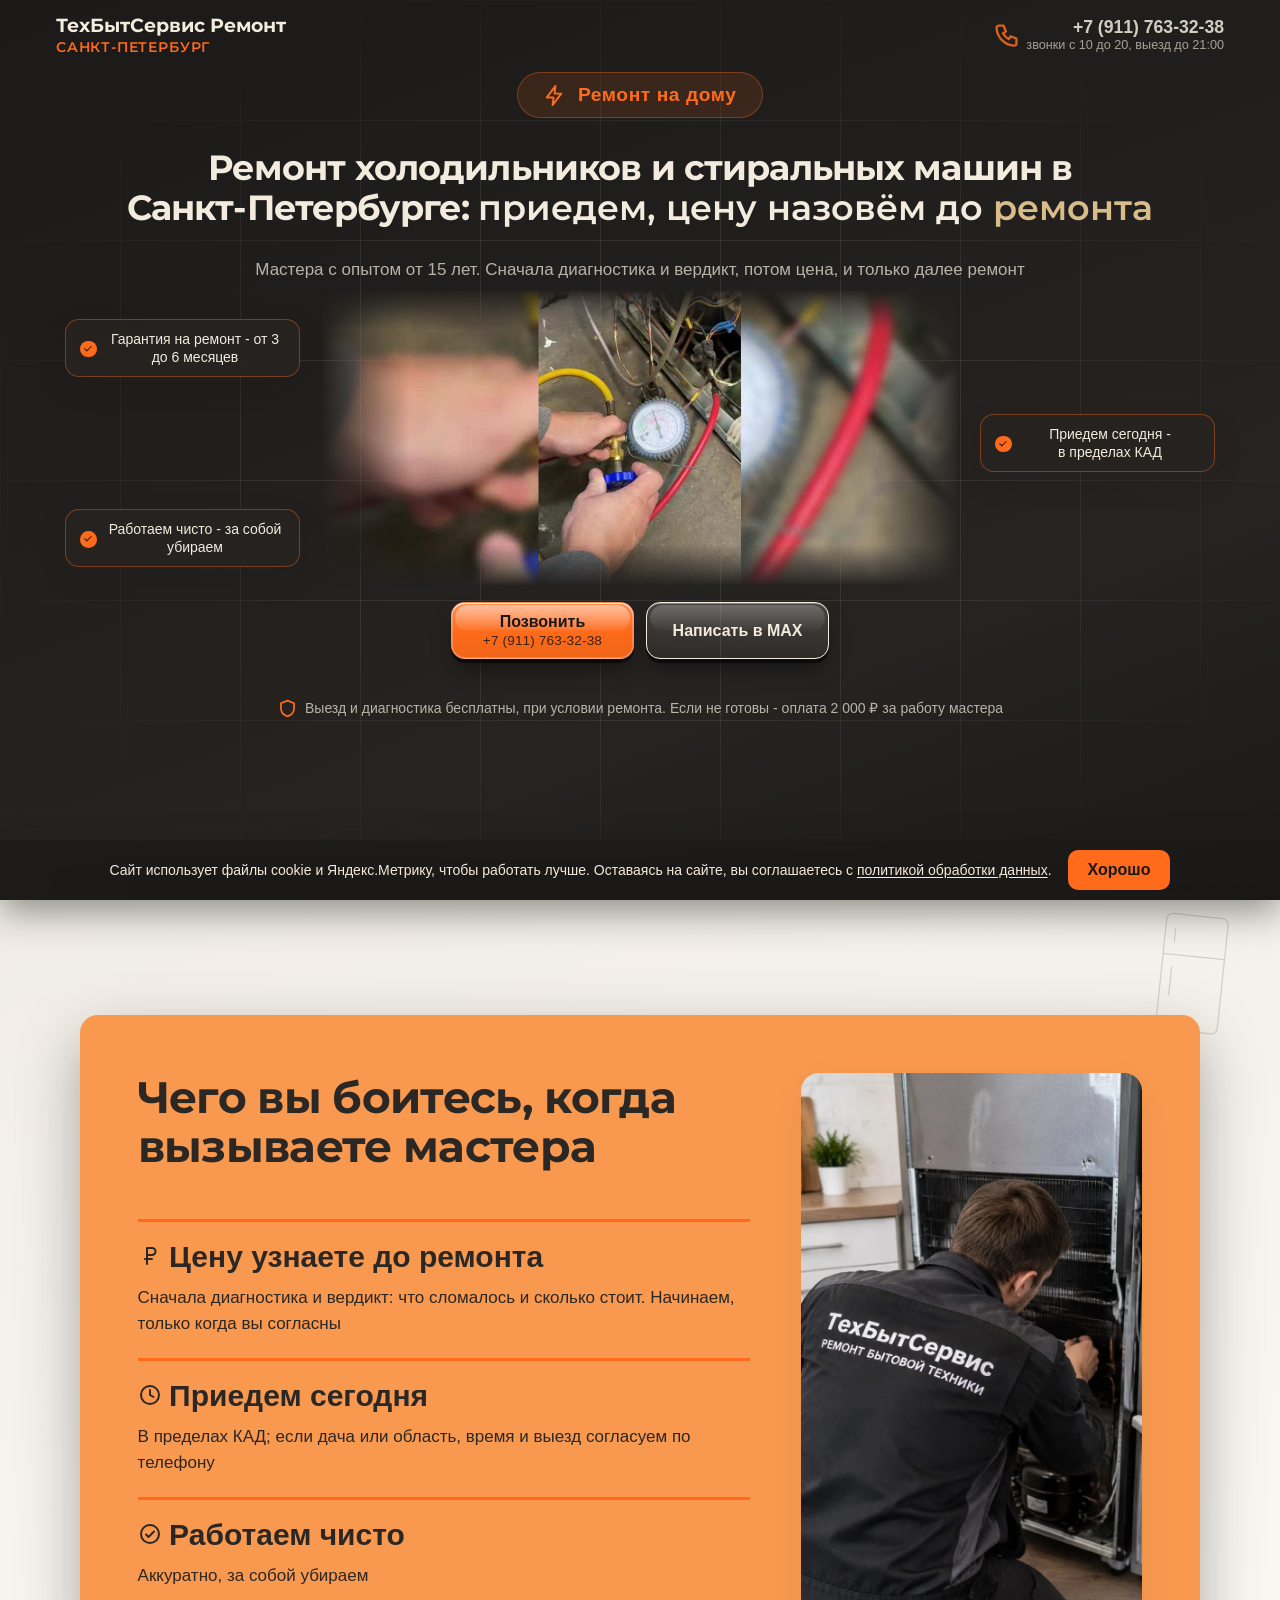
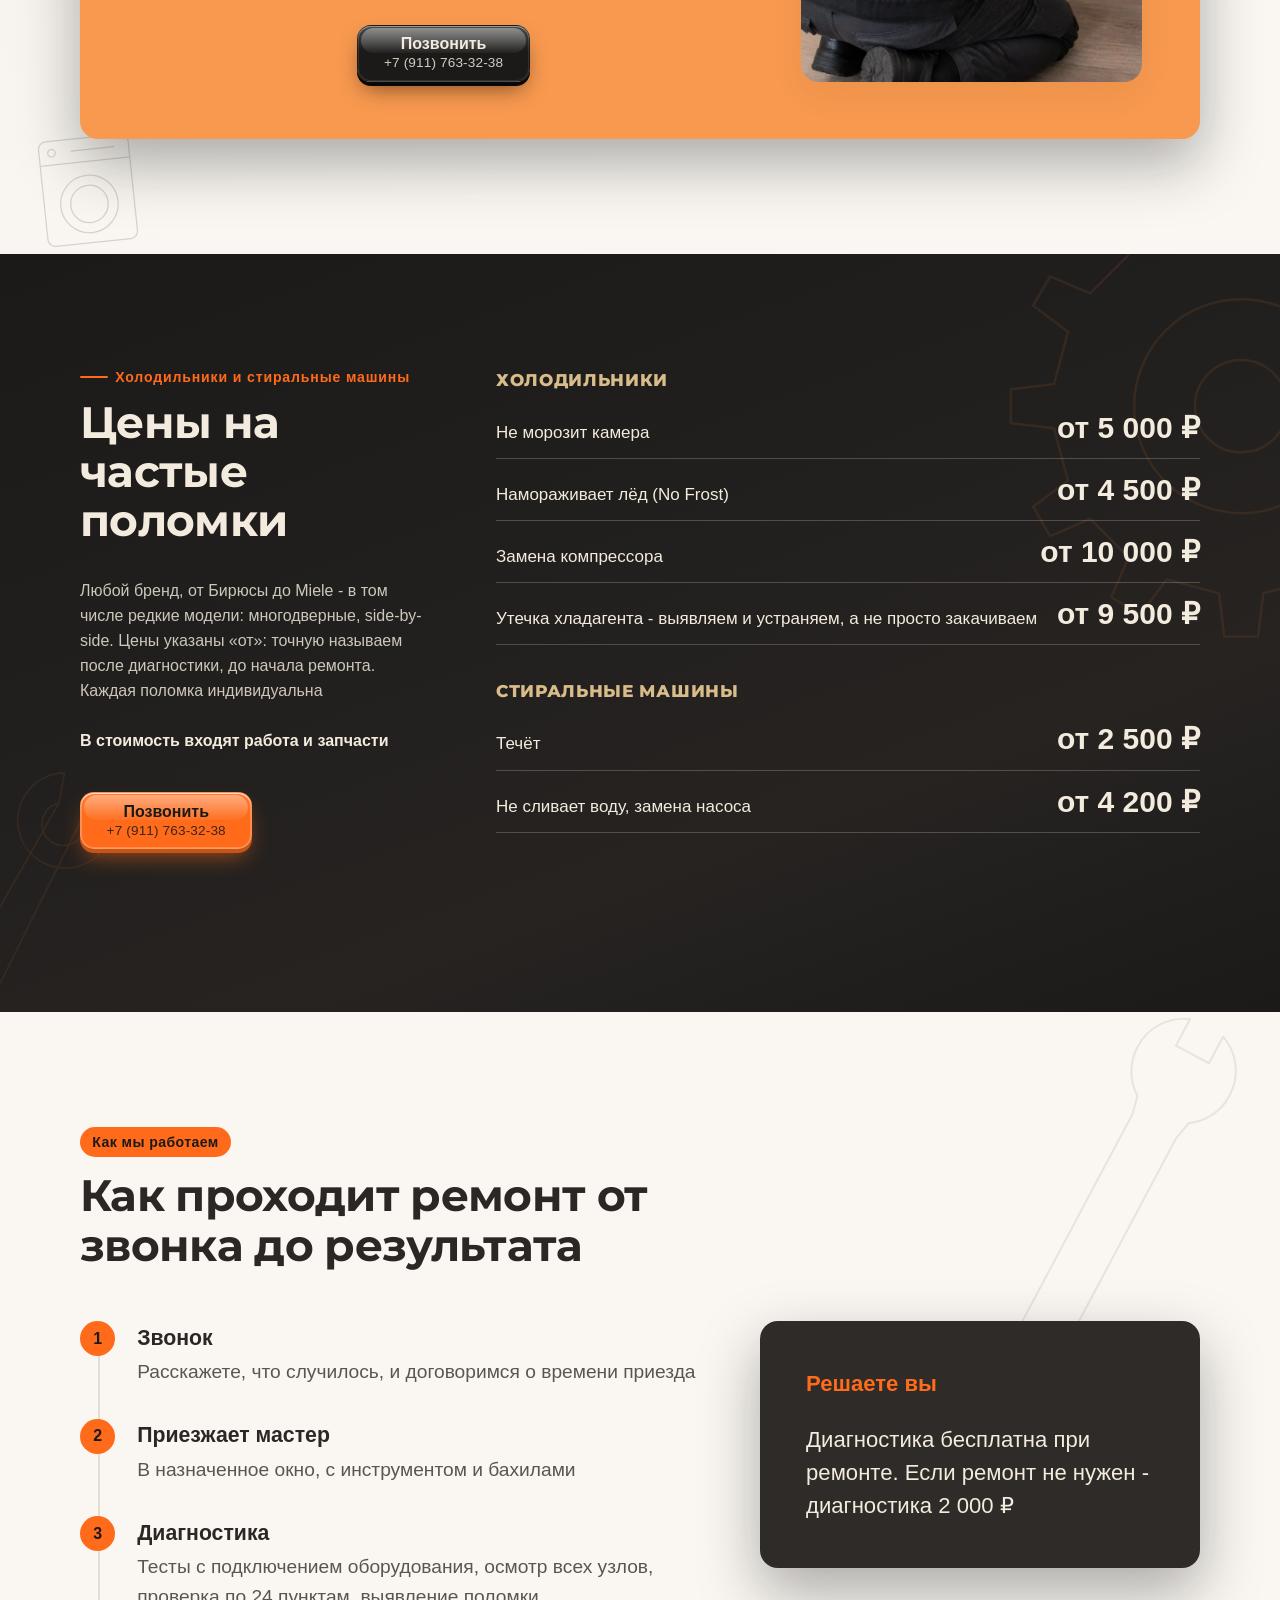
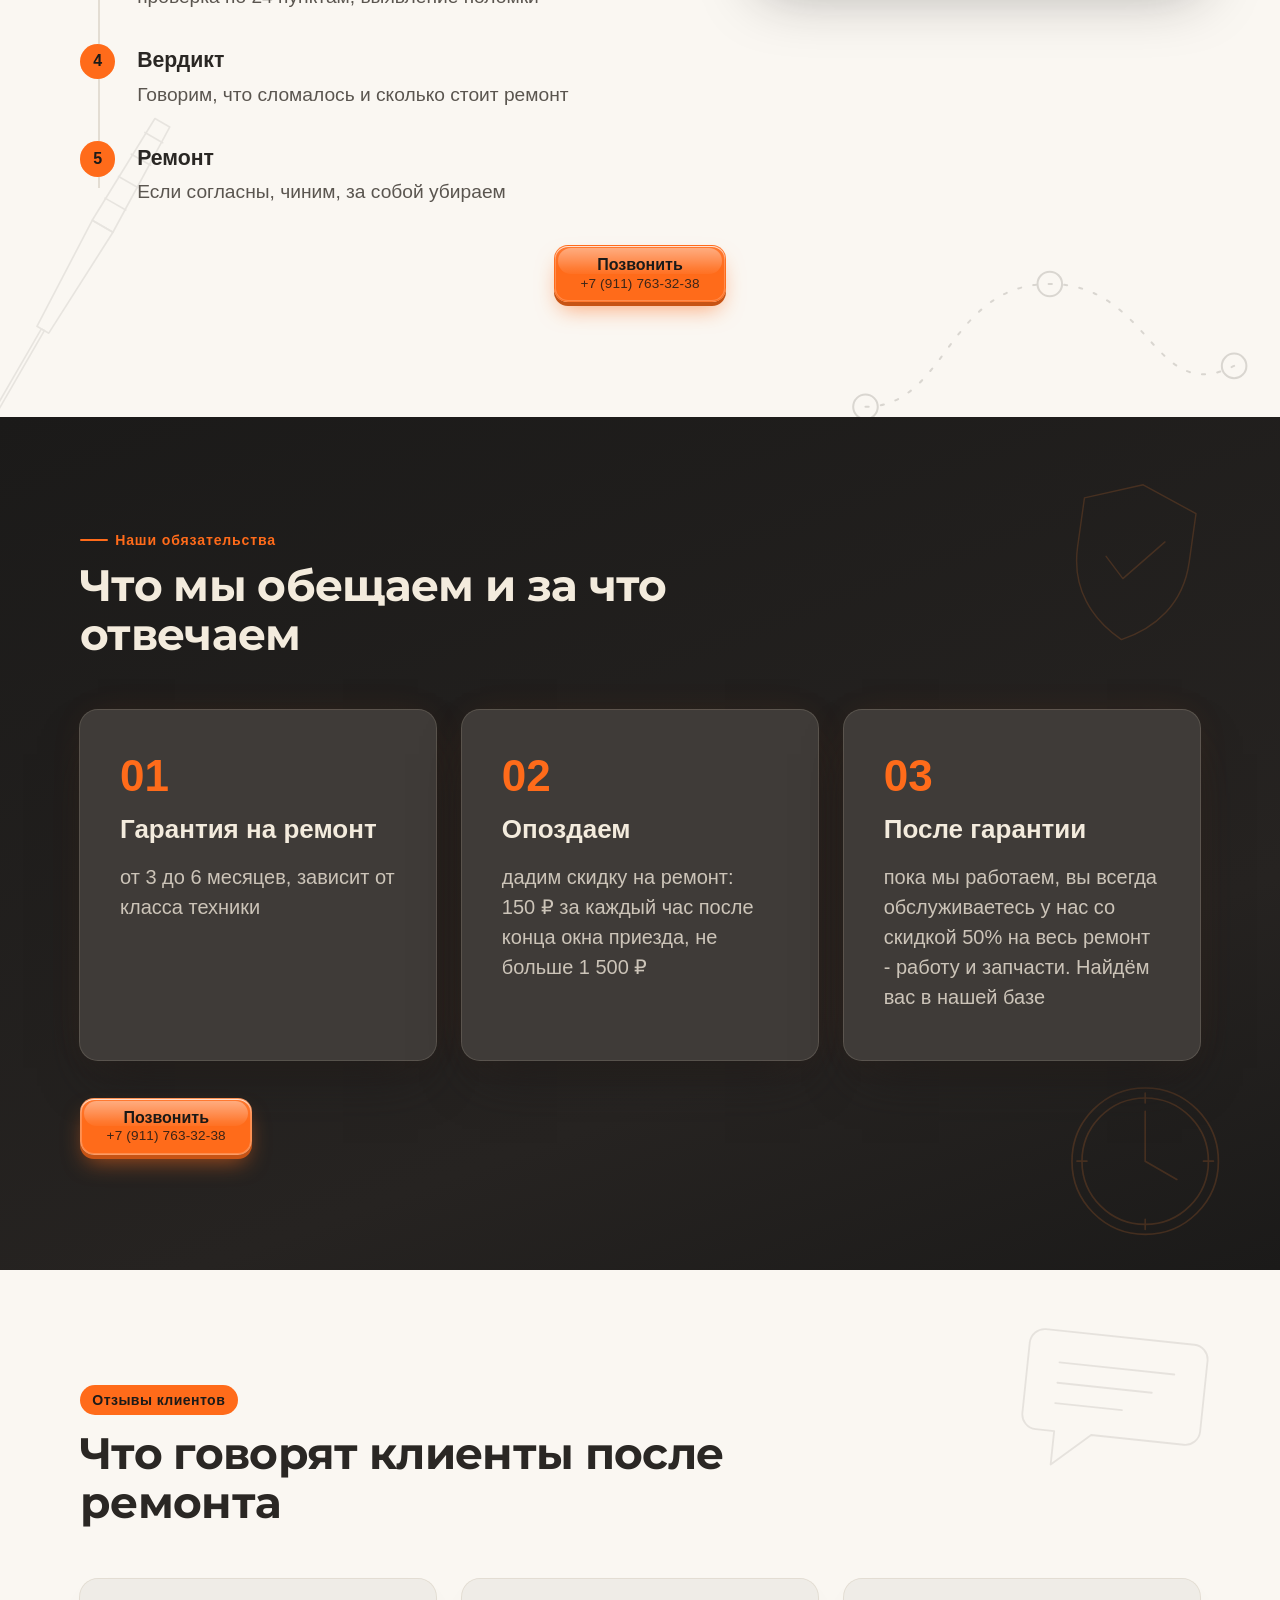
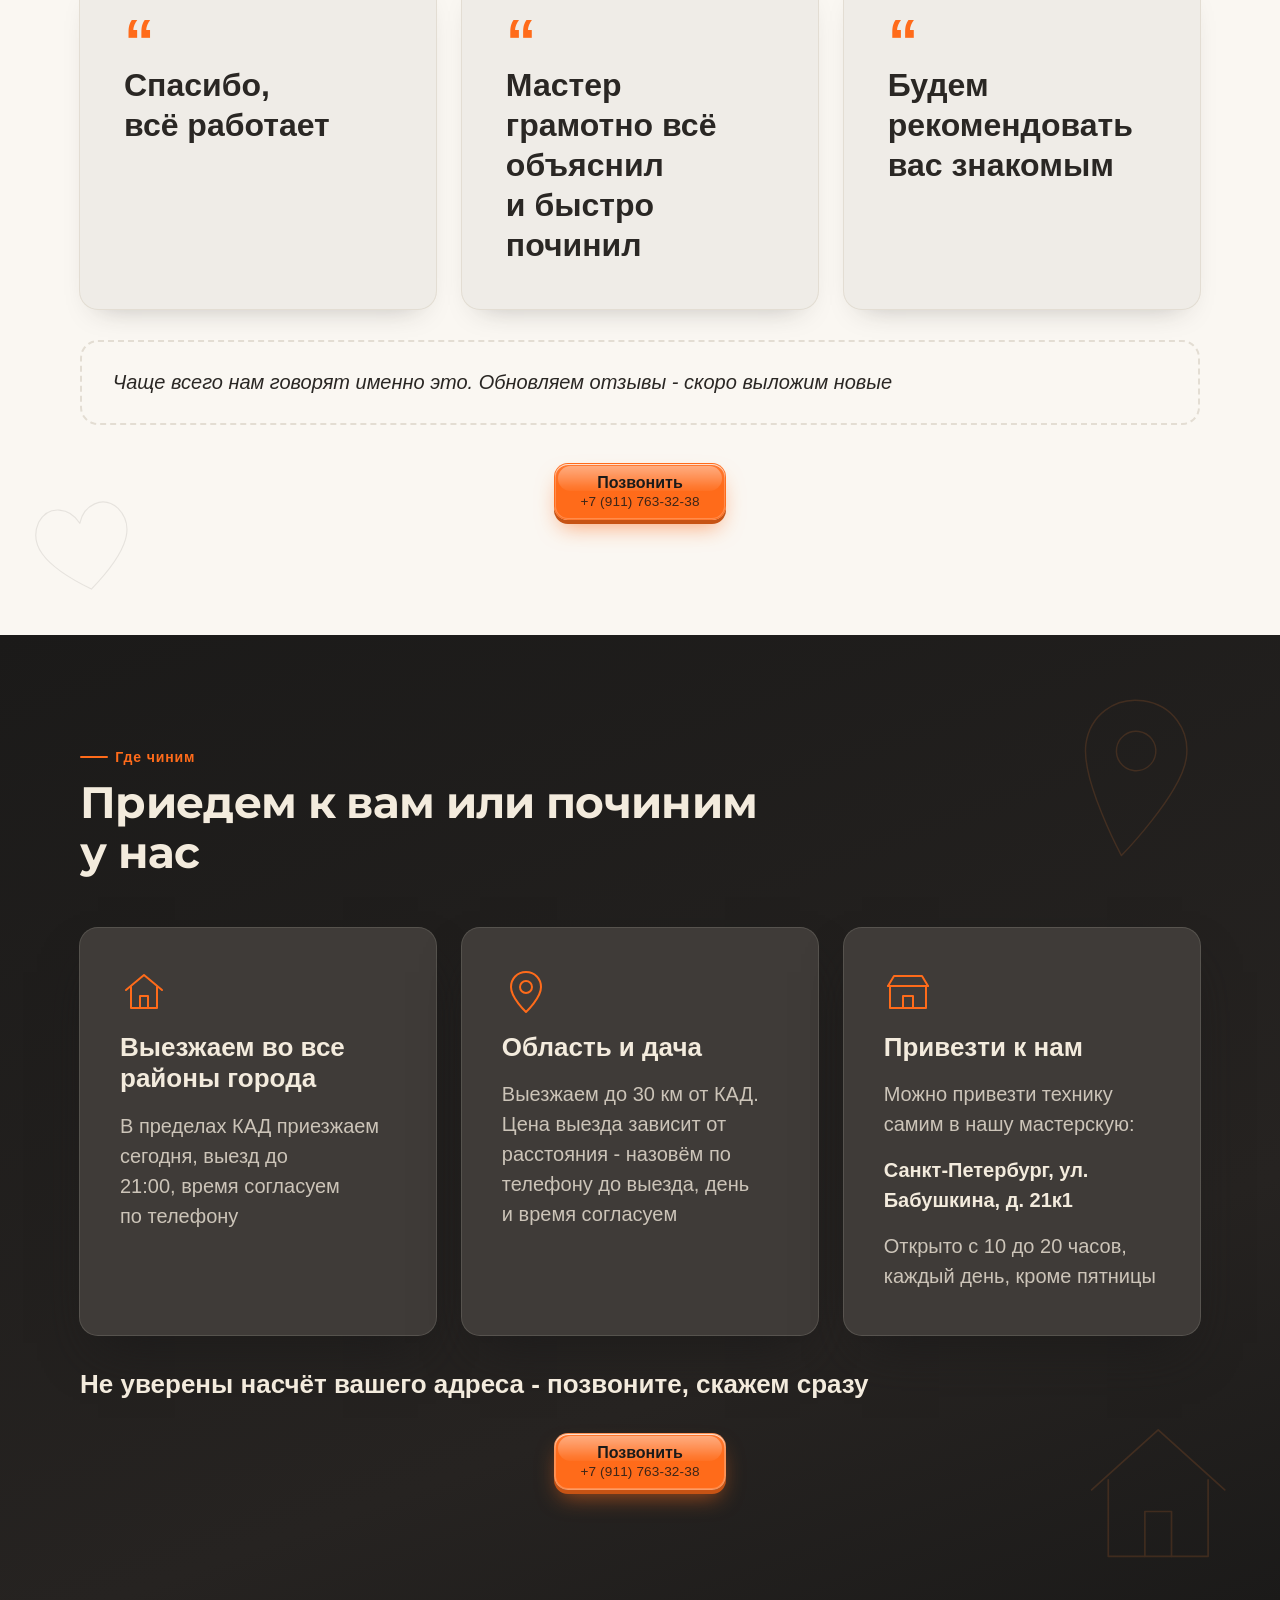
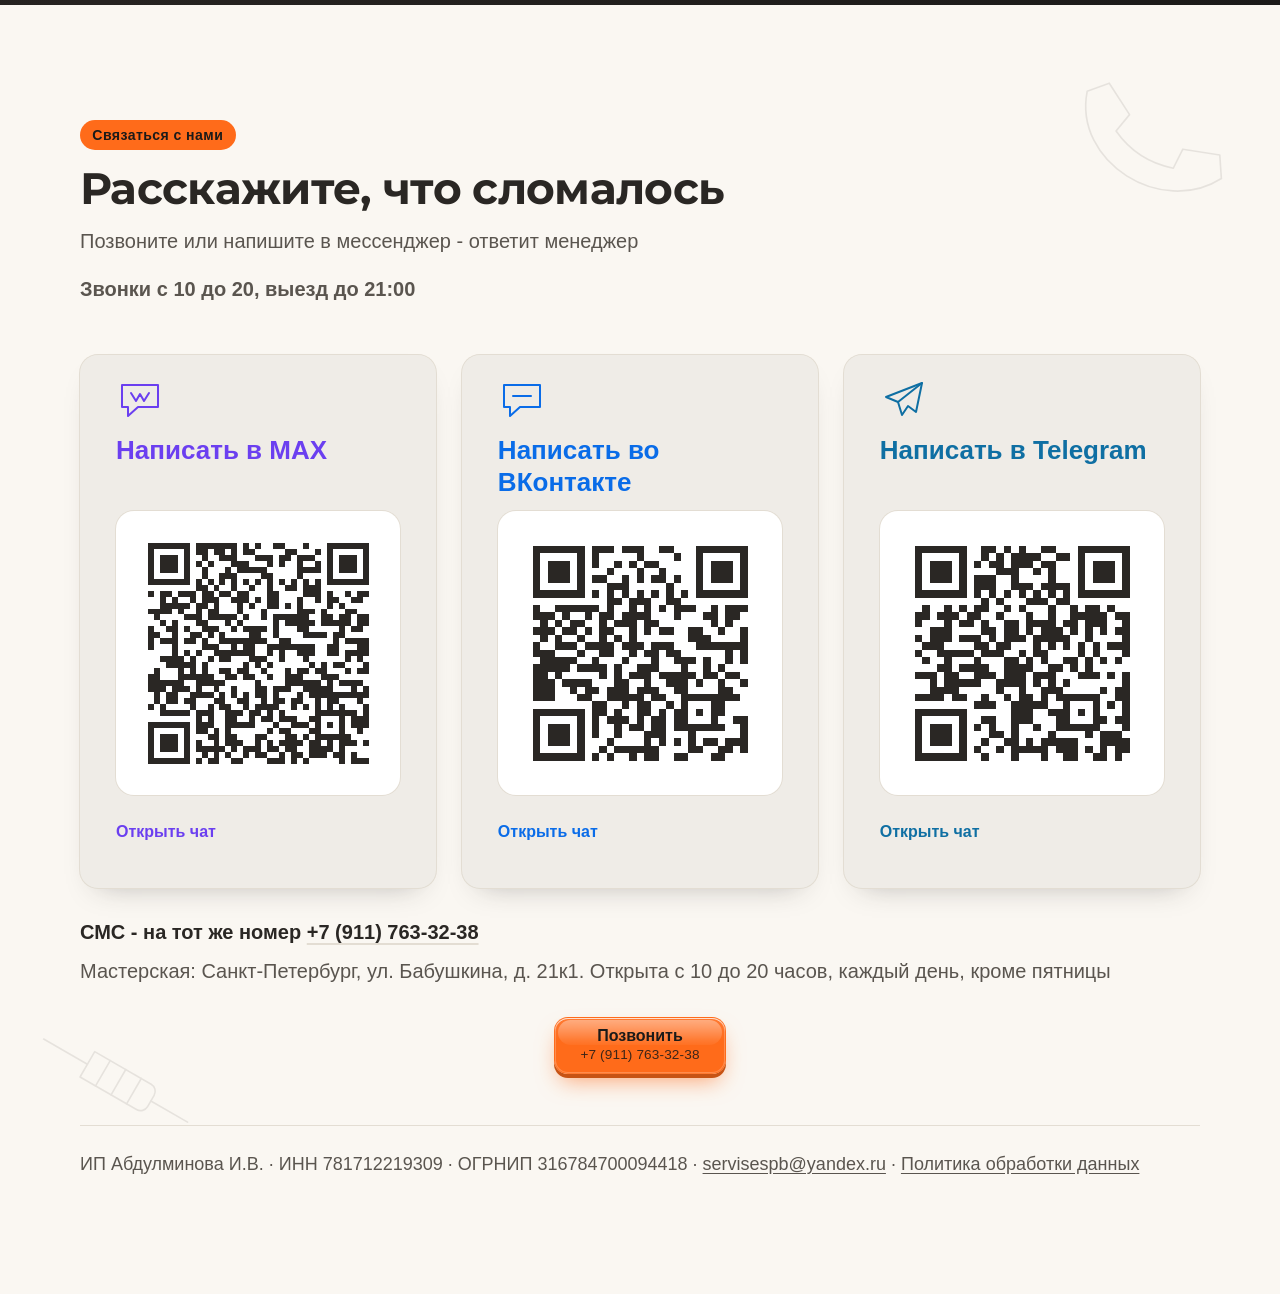
<file: index.html>
<!DOCTYPE html>
<html lang="ru">
<head>
<meta charset="utf-8">
<meta name="viewport" content="width=device-width, initial-scale=1">
<title>Ремонт холодильников и стиральных машин на дому в СПб - ТехБытСервис</title>
<meta name="description" content="Ремонт холодильников и стиральных машин на дому в Санкт-Петербурге. Диагностика, вердикт и цена до начала ремонта. Гарантия 3-6 месяцев.">
<meta name="robots" content="noindex, nofollow">
<meta property="og:title" content="Ремонт холодильников и стиральных машин на дому в СПб - ТехБытСервис">
<meta property="og:description" content="Ремонт холодильников и стиральных машин на дому в СПб - цену называем до ремонта">
<meta property="og:type" content="website">
<link rel="preconnect" href="https://fonts.googleapis.com">
<link rel="preconnect" href="https://fonts.gstatic.com" crossorigin>
<link rel="stylesheet" href="https://fonts.googleapis.com/css2?family=Montserrat:wght@400;600;700&display=swap" media="print" onload="this.media='all'">
<noscript><link rel="stylesheet" href="https://fonts.googleapis.com/css2?family=Montserrat:wght@400;600;700&display=swap"></noscript>
<link rel="stylesheet" href="style.css">
<style>
:root {
  --цвет-бренд-max: #6B3FF0;  --цвет-бренд-вк: #0A6CE8;  --цвет-бренд-telegram: #0F6FA3;
  --шрифт-заголовков: Montserrat, system-ui, sans-serif;  --шрифт-текста: Roboto, -apple-system, 'Segoe UI', sans-serif;
  --цвет-фон: #FAF7F2;  --цвет-фон-2: #F1EDE6;  --цвет-фон-карточки: #FFFFFF;
  --цвет-текст: #2A2724;  --цвет-текст-мягкий: #5A554F;  --цвет-текст-тихий: #6E6862;
  --цвет-акцент: #FF6B1A;  --цвет-акцент-тёмный: #8A6A3F;  --цвет-акцент-яркий: #D8BC8A;  --цвет-на-акценте: #1A1816;
  --цвет-акцент-глубже: #B8955A;  --цвет-акцент-маркер: #C9A56B;
  --цвет-линия: #E3DDD3;
  --цвет-тёмный-фон: #1B1A19;  --цвет-тёмный-фон-2: #262321;  --цвет-тёмный-текст: #F3EBDD;
  --цвет-тёмный-фон-3: #201E1C;  --цвет-тёмный-фон-4: #232120;
  --цвет-тёплый: #FF6B1A;  --цвет-тёплый-мягкий: #FF8533;
  --цвет-стекло: color-mix(in srgb, #1B1A19 86%, transparent);
  --тень: 0 12px 34px color-mix(in srgb, #1B1A19 6%, transparent);
  --тень-чип: 0 10px 30px color-mix(in srgb, #1B1A19 12%, transparent);
  --тень-глубокая: 0 24px 60px color-mix(in srgb, #1B1A19 35%, transparent);
  --тень-спутник: 0 30px 60px color-mix(in srgb, #1B1A19 70%, transparent);
  --тень-плиты: 0 40px 100px color-mix(in srgb, #1B1A19 70%, transparent);
  --кегль-h1: 33px;  --кегль-h2: clamp(28px, 4.5vw, 44px);
  --кегль-текст: clamp(16px, 1vw, 17px);  --кегль-лид: clamp(17px, 1.1vw, 18px);
  --кегль-мелкий: 14px;  --кегль-кикер: clamp(14px, 1.1vw, 15px);
  --кегль-цифра: 30px;  --разрядка-кикера: .03em;
  --отступ-секции: clamp(56px, 9vw, 120px);  --отступ-блока: clamp(16px, 2vw, 28px);
  --отступ-секции-тихо: clamp(44px, 7vw, 94px);  --отступ-секции-громко: clamp(64px, 10.5vw, 140px);
  --ширина: 1120px;  --ширина-колонки: 560px;  --радиус: 16px;  --радиус-малый: 8px;
  --радиус-карточки: 18px;  --радиус-плитки: 18px;  --радиус-телефон: 46px;  --кнопка-радиус: 14px;
  --радиус-модуля: 16px;  --нить: 2px;
  --плавность: cubic-bezier(.2, .7, .2, 1);  --длительность: .25s;
  --цвет-тёплый-тёмный: #CC4A00;
}
@media (min-width: 900px) {
  :root { --кегль-h1: clamp(44px, 4vw, 58px); }
}
:root, .светлый { --цвет-кнопки: #3A6BAA; --цвет-на-кнопке: #FFFFFF; --цвет-кнопки-навёл: #30588C; }
.тёмный, .липкая-кнопка--тёмная { --цвет-кнопки: #FF6B1A; --цвет-на-кнопке: #1A1816; --цвет-кнопки-навёл: var(--цвет-акцент-тёмный); }

</style>
<script>
(function () {
  var ЭТАЛОН = 0.535;                  // очко Open Sans — текстовой гарнитуры утверждённых макетов
  var ПОТОЛОК = 1.2, МЁРТВАЯ = 0.02;   // выше потолка расползается раскладка; ближе к единице не трогаем вовсе
  var КОМПЬЮТЕР = "(min-width: 900px)";
  var ТОКЕНЫ = ["--кегль-текст", "--кегль-лид", "--кегль-мелкий", "--кегль-кикер"];
  var корень = document.documentElement;
  var холст = document.createElement("canvas").getContext("2d");
  var ждём = 0;

  function мера(буква) { var м = холст.measureText(буква); return (м && м.actualBoundingBoxAscent) || 0; }

  function применить() {
    ждём = 0;
    if (!холст) { return; }

    for (var i = 0; i < ТОКЕНЫ.length; i++) { корень.style.removeProperty(ТОКЕНЫ[i]); }
    var стиль = getComputedStyle(корень), стек = стиль.getPropertyValue("--шрифт-текста").trim();
    if (!стек) { return; }
    холст.font = "400 100px " + стек;

    var очко = Math.max(мера("х"), мера("x")) / 100;
    if (!(очко > 0)) { return; }
    var k = Math.round(Math.min(ПОТОЛОК, Math.max(1, ЭТАЛОН / очко)) * 1000) / 1000;
    if (k - 1 < МЁРТВАЯ || !matchMedia(КОМПЬЮТЕР).matches) { k = 1; }
    корень.setAttribute("data-очко", очко.toFixed(3));      // чтобы проверка могла сказать числа вслух
    корень.setAttribute("data-поправка", k.toFixed(3));
    if (k === 1) { return; }
    for (i = 0; i < ТОКЕНЫ.length; i++) {
      var было = стиль.getPropertyValue(ТОКЕНЫ[i]).trim();
      if (было) { корень.style.setProperty(ТОКЕНЫ[i], "calc((" + было + ") * " + k + ")"); }
    }
  }

  применить();

  if (document.fonts && document.fonts.ready) { document.fonts.ready.then(применить); }

  addEventListener("resize", function () { ждём = ждём || requestAnimationFrame(применить); });
})();
</script>
<script type="application/ld+json">
{
  "@context": "https://schema.org",
  "@graph": [
    {
      "@type": "Organization",
      "name": "ТехБытСервис Ремонт",
      "description": "Ремонт холодильников и стиральных машин на дому в Санкт-Петербурге. Диагностика, вердикт и цена до начала ремонта. Гарантия 3-6 месяцев.",
      "telephone": "+7 (911) 763-32-38",
      "email": "servisespb@yandex.ru",
      "sameAs": [
        "https://max.ru/u/f9LHodD0cOJJPJ8IqPOXEAMJ0qZlJnx8I4CjfVxno8m__e93hCTnIAPFoxU",
        "https://vk.me/techbytservice_shop_spb",
        "https://t.me/tehbytservisspb"
      ]
    }
  ]
}
</script>
</head>
<body class="с-липкой-кнопкой">
<section class="блок блок--первый-экран первый-экран--афиша-с-экраном тёмный фон--сетка сторона--слева" id="экран-1" data-тип="первый-экран" data-схема="афиша-с-экраном" data-ключ-макета="тёмная" data-картинка="мокап">
  <style>
.картинка--мокап video { display: block; aspect-ratio: 16 / 9; object-fit: cover; object-position: 50% 50%; }
.картинка--мокап .окно { background: transparent; border: 0; border-radius: 0; box-shadow: none; animation: none; overflow: visible; }
.картинка--мокап .окно video { border-radius: 0;
  -webkit-mask-image: linear-gradient(90deg, transparent, #000 14%, #000 86%, transparent), linear-gradient(180deg, transparent, #000 14%, #000 86%, transparent);
  -webkit-mask-composite: source-in;
  mask-image: linear-gradient(90deg, transparent, #000 14%, #000 86%, transparent), linear-gradient(180deg, transparent, #000 14%, #000 86%, transparent);
  mask-composite: intersect; }
.картинка--мокап .плей { display: none; }
.плашки-плюсов { list-style: none; margin: 0; padding: 0; }
.плашки-плюсов li { display: flex; align-items: center; gap: .6em; color: var(--цвет-тёмный-текст); font-size: var(--кегль-мелкий); line-height: 1.3;
  background: color-mix(in srgb, var(--цвет-тёмный-фон-2) 90%, transparent); border: 1px solid color-mix(in srgb, var(--цвет-акцент) 40%, transparent); border-radius: 14px; padding: .7em 1em; }
@media (min-width: 900px) {
  #экран-1 .первый-экран__действие { display: inline-grid; grid-auto-flow: column; grid-auto-columns: 1fr; align-items: stretch; gap: 12px; }
  #экран-1 .первый-экран__действие .кнопка { flex: none; }
  .картинка--мокап { position: relative; }
  .плашки-плюсов li { position: absolute; width: 235px; box-shadow: var(--тень-чип); }
  .плашки-плюсов li:nth-child(1) { top: 10%; left: -255px; }
  .плашки-плюсов li:nth-child(2) { top: 42%; right: -255px; }
  .плашки-плюсов li:nth-child(3) { top: 74%; left: -255px; }
}
@media (min-width: 900px) {
  #экран-1 .первый-экран__текст { max-width: 1100px; }
  #экран-1 h1 { font-size: clamp(30px, 2.7vw, 38px); max-width: none; margin-block: .35em .3em; line-height: 1.15; }
  #экран-1 .лид { margin-block: 0 .8em; }
  #экран-1 .первый-экран__доверие { margin-top: .5em; }
  .лид-тел, .часы-телефон { display: none; }
  #экран-1 .шапка__лиц svg { width: 1.6em; height: 1.6em; }
  #экран-1 .первый-экран__доверие { margin-bottom: 1.6rem; }
  #экран-1 .картинка--мокап .окно video { max-height: 33vh; }
  #экран-1 .часы-шапка { display: block; font-size: .72em; font-weight: 500; text-align: right; opacity: .75; }
  #экран-1 .блок__внутри { padding-top: 0; gap: 1.2rem; }
  #экран-1 .кикер { margin-bottom: 0; }
  #экран-1 .кикер--пилюля { font-size: 1.2rem; padding: .55em 1.3em; gap: .6em; }
  #экран-1 .кикер--пилюля svg, #экран-1 .кикер--пилюля .иконка { width: 1.2em; height: 1.2em; }
  #экран-1 .шапка { height: 4.5rem; }
  #экран-1 .шапка__лого { flex-direction: column; align-items: flex-start; gap: .3em; }
  #экран-1 .шапка__город { display: block; font-size: max(13.5px, .62em); font-weight: 600; letter-spacing: .06em; text-transform: uppercase; color: var(--цвет-акцент); }
  #экран-1 .первый-экран__картинка { margin-top: 1.4rem; }
  .картинка--мокап video { max-height: 48vh; width: 100%; }
  #экран-1 .блок__внутри { display: flex; flex-direction: column; align-items: center; text-align: center; }
  #экран-1 .первый-экран__текст { display: contents; }
  #экран-1 .первый-экран__текст > * { order: 1; max-width: 1100px; }
  #экран-1 .первый-экран__картинка { order: 2; width: 100%; max-width: 640px; margin-top: -1.6rem; }
  #экран-1 .картинка--мокап video { max-height: 40vh; }
  #экран-1 .первый-экран__действие { order: 3; margin-top: -.2rem; }
  #экран-1 .первый-экран__доверие { order: 4; }
}
@media (max-width: 899px) {
  #экран-1 .первый-экран__доверие { display: block; }
  #экран-1 .первый-экран__доверие svg { display: inline-block; vertical-align: -.2em; margin-right: .4em; }
  #экран-1 .кикер { display: none; }
  #экран-1 .первый-экран__доверие { margin-bottom: 2.8rem; }
  #экран-1 .часы-шапка { display: none; }
  .лид-комп { display: none; }
  #экран-1 .первый-экран__действие .часы-телефон { display: block; text-align: center; font-size: var(--кегль-мелкий); opacity: .8; margin-top: 2px; }
  #экран-1 .первый-экран__действие .кнопка--контур { border: 2px solid var(--цвет-акцент); }
  #экран-1 .шапка__город { display: none; }
  #экран-1 .первый-экран__текст { padding-top: 0; }
  #экран-1 .блок__внутри { padding-top: 0; margin-top: .7rem; }
  #экран-1 .блок__внутри { display: flex; flex-direction: column; gap: 0; }
  #экран-1 .первый-экран__текст, #экран-1 .первый-экран__картинка { display: contents; }
  #экран-1 .первый-экран__текст > *, #экран-1 .лид { order: 1; }
  #экран-1 .окно { order: 2; }
  #экран-1 .первый-экран__действие { order: 3 !important; display: flex; flex-direction: column; gap: 8px; margin-top: 4px; }
  #экран-1 .первый-экран__действие > :not(.кнопка--контур):not(.часы-телефон) { display: none; }
  #экран-1 .плашки-плюсов { order: 4; }
  #экран-1 .первый-экран__действие .кнопка--контур { font-size: .9em; padding-block: .55em; min-height: 0; }
  .плашки-плюсов { display: grid; gap: 8px; margin-top: 12px; }
  .картинка--мокап video { aspect-ratio: 4 / 5; margin-inline: auto; }
  #экран-1 .окно { margin-top: -2.4rem; }
  #экран-1 .первый-экран__доверие { position: relative; z-index: 2; }
  .картинка--мокап .окно video {
    -webkit-mask-image: linear-gradient(90deg, transparent, #000 6%, #000 94%, transparent), linear-gradient(180deg, transparent, #000 30%, #000 88%, transparent);
    mask-image: linear-gradient(90deg, transparent, #000 6%, #000 94%, transparent), linear-gradient(180deg, transparent, #000 30%, #000 88%, transparent); }
}
</style>
  <header class="шапка">
    <a class="шапка__лого" href="#" style="font-size:clamp(1.02em,.2em + 1.2vw,1.2em)">ТехБытСервис Ремонт<span class="шапка__город">Санкт-Петербург</span></a>
    <span class="шапка__лиц" style="font-size:clamp(.9em,.3em + 1.2vw,1.1em);font-weight:700;white-space:nowrap"><svg class="иконка" aria-hidden="true" xmlns="http://www.w3.org/2000/svg" viewBox="0 0 24 24" fill="none" stroke="currentColor" stroke-width="2" stroke-linecap="round" stroke-linejoin="round">
  <path d="M5 4h4l2 5-2.5 1.5a11 11 0 0 0 5 5L15 13l5 2v4a2 2 0 0 1-2 2A16 16 0 0 1 3 6a2 2 0 0 1 2-2z"/>
</svg><span><a class="полн" href="tel:+79117633238" style="color:inherit;text-decoration:none">+7 (911) 763-32-38</a><small class="часы-шапка">звонки с 10 до 20, выезд до 21:00</small></span></span>
  </header>
  <div class="блок__внутри">
    <div class="первый-экран__текст">
      <p class="кикер кикер--пилюля"><svg class="иконка" aria-hidden="true" xmlns="http://www.w3.org/2000/svg" viewBox="0 0 24 24" fill="none" stroke="currentColor" stroke-width="2" stroke-linecap="round" stroke-linejoin="round">
  <path d="M13 2L4 14h7l-1 8 9-12h-7z"/>
</svg>Ремонт на дому</p>
      <h1>Ремонт холодильников и стиральных машин в <span style="white-space:nowrap">Санкт-Петербурге</span><span class="делитель">:</span> <span class="хвост">приедем, цену назовём до <em class="акцент">ремонта</em></span></h1>
      <p class="лид">Мастера с опытом от 15 лет. <span class="лид-комп">Сначала диагностика и вердикт, потом цена, и только далее ремонт</span><span class="лид-тел">Сначала диагностика, потом цена, и ремонт</span></p>
      <div class="первый-экран__действие"><a class="кнопка кнопка--главная" href="tel:+79117633238">Позвонить</a> <a class="кнопка кнопка--контур" href="https://max.ru/u/f9LHodD0cOJJPJ8IqPOXEAMJ0qZlJnx8I4CjfVxno8m__e93hCTnIAPFoxU" target="_blank" rel="noopener">Написать в MAX</a><span class="часы-телефон">Звонки с 10 до 20, выезд до 21:00</span></div>
      <p class="мелкий первый-экран__доверие"><svg class="иконка" aria-hidden="true" xmlns="http://www.w3.org/2000/svg" viewBox="0 0 24 24" fill="none" stroke="currentColor" stroke-width="2" stroke-linecap="round" stroke-linejoin="round">
  <path d="M12 3l7.5 3v5.5c0 4.6-3.2 8.2-7.5 9.5-4.3-1.3-7.5-4.9-7.5-9.5V6L12 3z"/>
</svg> Выезд и диагностика бесплатны, при условии ремонта. Если не готовы - оплата 2 000 ₽ за работу мастера</p>
    </div>
    <figure class="картинка картинка--мокап первый-экран__картинка">
      <div class="окно">
        <link rel="preload" as="image" href="video/афиша-телефон.jpg" media="(max-width: 899px)" fetchpriority="high">
        <link rel="preload" as="image" href="video/афиша-компьютер.jpg" media="(min-width: 900px)" fetchpriority="high">
        <video autoplay muted loop playsinline preload="metadata" data-постер="video/афиша-компьютер.jpg" data-телефон="video/афиша-телефон.mp4" data-телефон-постер="video/афиша-телефон.jpg" data-лицо="50,22" aria-label="Мастер за ремонтом"><source src="video/афиша-компьютер.mp4" type="video/mp4"></video>
        <script>(function(){var в=document.currentScript.previousElementSibling,т=matchMedia("(max-width: 899px)").matches;в.setAttribute("poster",в.getAttribute(т?"data-телефон-постер":"data-постер"));})();</script>
      </div>
      <ul class="плашки-плюсов">
        <li><i class="галка"></i><span>Гарантия на ремонт - от 3 до 6 месяцев</span></li>
        <li><i class="галка"></i><span>Приедем сегодня - в пределах КАД</span></li>
        <li><i class="галка"></i><span>Работаем чисто - за собой убираем</span></li>
      </ul>
    </figure>
  </div>
  <div class="бегущая-строка" aria-hidden="true"><div class="бегущая-строка__лента"><span></span><span></span><span></span><span></span><span></span><span></span></div></div>
</section>
<section class="блок блок--что-получите светлый" id="экран-02" data-тип="что-получите" data-вёрстка="своя">
  <svg class="фон-рисунок фон-рисунок--холодильник" viewBox="0 0 120 200" aria-hidden="true" focusable="false"><rect x="10" y="6" width="100" height="188" rx="10"/><path d="M10 72 H110"/><path d="M26 30 V52 M26 92 V138"/></svg>
  <svg class="фон-рисунок фон-рисунок--стиралка" viewBox="0 0 160 180" aria-hidden="true" focusable="false"><rect x="8" y="6" width="144" height="168" rx="12"/><path d="M8 44 H152"/><circle cx="80" cy="112" r="46"/><circle cx="80" cy="112" r="30"/><circle cx="28" cy="25" r="6"/><path d="M60 25 H128"/></svg>
  <div class="блок__внутри">
    <div class="плита">
      <div class="секция__шапка">
        <h2>Чего вы боитесь, когда вызываете мастера</h2>
      </div>
      <figure class="мастер фото"><img src="img/master-spina.webp" width="940" height="1672" loading="lazy" alt="Мастер в форме ТехБытСервис чинит холодильник на кухне клиента, снято со спины"></figure>
      <ul class="тройка">
        <li class="довод"><b><svg class="иконка" aria-hidden="true" xmlns="http://www.w3.org/2000/svg" viewBox="0 0 24 24" fill="none" stroke="currentColor" stroke-width="2" stroke-linecap="round" stroke-linejoin="round">
  <path d="M9 4h5a3.5 3.5 0 0 1 0 7H9M9 4v16M7 15h7"/>
</svg>Цену узнаете до ремонта</b><p>Сначала диагностика и вердикт: что сломалось и сколько стоит. Начинаем, только когда вы согласны</p></li>
        <li class="довод"><b><svg class="иконка" aria-hidden="true" xmlns="http://www.w3.org/2000/svg" viewBox="0 0 24 24" fill="none" stroke="currentColor" stroke-width="2" stroke-linecap="round" stroke-linejoin="round">
  <circle cx="12" cy="12" r="9"/>
  <path d="M12 7v5l3.5 2"/>
</svg>Приедем сегодня</b><p>В пределах КАД; если дача или область, время и выезд согласуем по телефону</p></li>
        <li class="довод"><b><svg class="иконка" aria-hidden="true" xmlns="http://www.w3.org/2000/svg" viewBox="0 0 24 24" fill="none" stroke="currentColor" stroke-width="2" stroke-linecap="round" stroke-linejoin="round">
  <circle cx="12" cy="12" r="9"/>
  <path d="M8 12.5l2.5 2.5L16 9.5"/>
</svg>Работаем чисто</b><p>Аккуратно, за собой убираем</p></li>
      </ul>
      <div class="действие-секции"><a class="кнопка кнопка--главная" href="tel:+79117633238">Позвонить</a></div>
    </div>
  </div>
</section>
<section class="блок блок--прайс-лист тёмный" id="экран-03" data-тип="прайс-лист" data-вёрстка="своя">
  <svg class="фон-рисунок фон-рисунок--шестерня" viewBox="0 0 400 400" aria-hidden="true" focusable="false"><path d="M353.9 181.8 L389.5 186.1 L389.5 213.9 L353.9 218.2 L342.4 261.2 L371.1 282.7 L357.1 306.8 L324.2 292.7 L292.7 324.2 L306.8 357.1 L282.7 371.1 L261.2 342.4 L218.2 353.9 L213.9 389.5 L186.1 389.5 L181.8 353.9 L138.8 342.4 L117.3 371.1 L93.2 357.1 L107.3 324.2 L75.8 292.7 L42.9 306.8 L28.9 282.7 L57.6 261.2 L46.1 218.2 L10.5 213.9 L10.5 186.1 L46.1 181.8 L57.6 138.8 L28.9 117.3 L42.9 93.2 L75.8 107.3 L107.3 75.8 L93.2 42.9 L117.3 28.9 L138.8 57.6 L181.8 46.1 L186.1 10.5 L213.9 10.5 L218.2 46.1 L261.2 57.6 L282.7 28.9 L306.8 42.9 L292.7 75.8 L324.2 107.3 L357.1 93.2 L371.1 117.3 L342.4 138.8 Z"/><circle cx="200" cy="200" r="88"/><circle cx="200" cy="200" r="38"/></svg>
  <svg class="фон-рисунок фон-рисунок--ключ" viewBox="0 0 200 480" aria-hidden="true" focusable="false"><path d="M70 40 A62 62 0 1 0 130 40 L118 78 A28 28 0 1 1 82 78 Z M82 78 L74 380 A26 26 0 0 0 126 380 L118 78"/><circle cx="100" cy="404" r="9"/></svg>
  <div class="блок__внутри">
    <div class="разворот">
      <div class="секция__шапка шапка-ц">
        <p class="кикер">Холодильники и стиральные машины</p>
        <h2>Цены на частые поломки</h2>
        <p class="пояснение">Любой бренд, от Бирюсы до Miele - в том числе редкие модели: многодверные, side-by-side. Цены указаны «от»: точную называем после диагностики, до начала ремонта. Каждая поломка индивидуальна</p>
        <p class="пояснение пояснение--входит">В стоимость входят работа и запчасти</p>
        <div class="действие-секции"><a class="кнопка кнопка--главная" href="tel:+79117633238">Позвонить</a></div>
      </div>
      <div class="группы">
        <div class="группа">
          <h3>Холодильники</h3>
          <ul class="строки">
            <li class="строка"><span>Не морозит камера</span><b>от 5 000 ₽</b></li>
            <li class="строка"><span>Намораживает лёд (No Frost)</span><b>от 4 500 ₽</b></li>
            <li class="строка"><span>Замена компрессора</span><b>от 10 000 ₽</b></li>
            <li class="строка"><span>Утечка хладагента - выявляем и устраняем, а не просто закачиваем</span><b>от 9 500 ₽</b></li>
          </ul>
        </div>
        <div class="группа">
          <h3>Стиральные машины</h3>
          <ul class="строки">
            <li class="строка"><span>Течёт</span><b>от 2 500 ₽</b></li>
            <li class="строка"><span>Не сливает воду, замена насоса</span><b>от 4 200 ₽</b></li>
          </ul>
        </div>
      </div>
    </div>
  </div>
</section>
<section class="блок блок--решение светлый" id="экран-04" data-тип="решение" data-вёрстка="своя">
  <svg class="фон-рисунок фон-рисунок--отвёртка" viewBox="0 0 120 480" aria-hidden="true" focusable="false"><path d="M50 10 H70 L74 150 H46 Z"/><path d="M46 150 H74 L68 290 H52 Z"/><path d="M58 290 H62 V460 L60 470 L58 460 Z"/><path d="M48 30 H72 M47 60 H73 M47 90 H73 M46 120 H74"/></svg>
  <svg class="фон-рисунок фон-рисунок--маршрут" viewBox="0 0 400 200" aria-hidden="true" focusable="false"><path d="M20 160 C100 160 100 40 200 40 S300 160 380 120" stroke-dasharray="3 12"/><circle cx="20" cy="160" r="12"/><circle cx="200" cy="40" r="12"/><circle cx="380" cy="120" r="12"/></svg>
  <svg class="фон-рисунок фон-рисунок--ключ" viewBox="0 0 160 420" aria-hidden="true" focusable="false"><path d="M30 80 A50 50 0 0 1 62 33 L62 62 L98 62 L98 33 A50 50 0 0 1 130 80 A50 50 0 0 1 108 122 L104 140 L104 380 A24 24 0 0 1 56 380 L56 140 L52 122 A50 50 0 0 1 30 80 Z"/><circle cx="80" cy="378" r="9"/></svg>
  <div class="блок__внутри">
    <div class="секция__шапка">
      <p class="кикер">Как мы работаем</p>
      <h2>Как проходит ремонт от звонка до результата</h2>
    </div>
    <div class="путь">
      <ol class="шаги">
        <li class="ход"><span class="ход__номер">1</span><div><b>Звонок</b><p>Расскажете, что случилось, и договоримся о времени приезда</p></div></li>
        <li class="ход"><span class="ход__номер">2</span><div><b>Приезжает мастер</b><p>В назначенное окно, с инструментом и бахилами</p></div></li>
        <li class="ход"><span class="ход__номер">3</span><div><b>Диагностика</b><p>Тесты с подключением оборудования, осмотр всех узлов, проверка по 24 пунктам, выявление поломки</p></div></li>
        <li class="ход"><span class="ход__номер">4</span><div><b>Вердикт</b><p>Говорим, что сломалось и сколько стоит ремонт</p></div></li>
        <li class="ход"><span class="ход__номер">5</span><div><b>Ремонт</b><p>Если согласны, чиним, за собой убираем</p></div></li>
      </ol>
      <aside class="решаете">
        <p class="решаете__слово">Решаете вы</p>
        <p>Диагностика бесплатна при ремонте. Если ремонт не нужен - диагностика 2&nbsp;000&nbsp;₽</p>
      </aside>
    </div>
    <div class="действие-секции"><a class="кнопка кнопка--главная" href="tel:+79117633238">Позвонить</a></div>
  </div>
</section>
<section class="блок блок--условия тёмный" id="экран-05" data-тип="условия" data-вёрстка="своя">
  <svg class="фон-рисунок фон-рисунок--щит" viewBox="0 0 200 240" aria-hidden="true" focusable="false"><path d="M100 10 L180 40 V110 C180 170 145 210 100 232 C55 210 20 170 20 110 V40 Z"/><path d="M62 118 L90 146 L142 86"/></svg>
  <svg class="фон-рисунок фон-рисунок--часы" viewBox="0 0 200 200" aria-hidden="true" focusable="false"><circle cx="100" cy="100" r="88"/><circle cx="100" cy="100" r="76"/><path d="M100 40 V100 L138 122"/><path d="M100 18 V30 M100 170 V182 M18 100 H30 M170 100 H182"/></svg>
  <div class="блок__внутри">
    <div class="секция__шапка">
      <p class="кикер">Наши обязательства</p>
      <h2>Что мы обещаем и за что отвечаем</h2>
    </div>
    <ol class="обещания">
      <li class="обещание"><b>Гарантия на ремонт</b><p>от 3 до 6 месяцев, зависит от класса техники</p></li>
      <li class="обещание"><b>Опоздаем</b><p>дадим скидку на ремонт: 150&nbsp;₽ за каждый час после конца окна приезда, не больше 1&nbsp;500&nbsp;₽</p></li>
      <li class="обещание"><b>После гарантии</b><p>пока мы работаем, вы всегда обслуживаетесь у нас со скидкой 50% на весь ремонт - работу и запчасти. Найдём вас в нашей базе</p></li>
    </ol>
    <div class="действие"><a class="кнопка кнопка--главная" href="tel:+79117633238">Позвонить</a></div>
  </div>
</section>
<section class="блок блок--отзывы светлый" id="экран-06" data-тип="отзывы" data-вёрстка="своя">
  <svg class="фон-рисунок фон-рисунок--облако" viewBox="0 0 220 180" aria-hidden="true" focusable="false"><path d="M30 20 H190 A16 16 0 0 1 206 36 V112 A16 16 0 0 1 190 128 H90 L50 164 V128 H30 A16 16 0 0 1 14 112 V36 A16 16 0 0 1 30 20 Z"/><path d="M48 54 H172 M48 76 H150 M48 98 H120"/></svg>
  <svg class="фон-рисунок фон-рисунок--сердце" viewBox="0 0 200 180" aria-hidden="true" focusable="false"><path d="M100 168 C20 110 8 70 30 38 C52 10 88 22 100 52 C112 22 148 10 170 38 C192 70 180 110 100 168 Z"/></svg>
  <div class="блок__внутри">
    <div class="секция__шапка">
      <p class="кикер">Отзывы клиентов</p>
      <h2>Что говорят клиенты после ремонта</h2>
    </div>
    <ul class="слова">
      <li class="слово"><b>Спасибо, всё работает</b></li>
      <li class="слово"><b>Мастер грамотно всё объяснил и быстро починил</b></li>
      <li class="слово"><b>Будем рекомендовать вас знакомым</b></li>
    </ul>
    <p class="пока">Чаще всего нам говорят именно это. Обновляем отзывы - скоро выложим новые</p>
    <div class="действие-секции"><a class="кнопка кнопка--главная" href="tel:+79117633238">Позвонить</a></div>
  </div>
</section>
<section class="блок блок--где-чиним тёмный" id="экран-07" data-тип="где-чиним" data-вёрстка="своя">
  <svg class="фон-рисунок фон-рисунок--метка" viewBox="0 0 200 240" aria-hidden="true" focusable="false"><path d="M100 10 C58 10 28 42 28 82 C28 134 100 232 100 232 C100 232 172 134 172 82 C172 42 142 10 100 10 Z"/><circle cx="100" cy="82" r="28"/></svg>
  <svg class="фон-рисунок фон-рисунок--дом" viewBox="0 0 200 200" aria-hidden="true" focusable="false"><path d="M20 96 L100 24 L180 96"/><path d="M40 84 V176 H160 V84"/><path d="M84 176 V122 H116 V176"/></svg>
  <div class="блок__внутри">
    <div class="секция__шапка">
      <p class="кикер">Где чиним</p>
      <h2>Приедем к вам или починим у нас</h2>
    </div>
    <ul class="места">
      <li class="место">
        <svg class="значок" viewBox="0 0 48 48" aria-hidden="true" focusable="false"><path d="M6 22 L24 7 L42 22"/><path d="M11 19 V40 H37 V19"/><path d="M20 40 V28 H28 V40"/></svg>
        <b>Выезжаем во все районы города</b>
        <p>В пределах КАД приезжаем сегодня, выезд до 21:00, время согласуем по телефону</p>
      </li>
      <li class="место">
        <svg class="значок" viewBox="0 0 48 48" aria-hidden="true" focusable="false"><path d="M24 4 C15 4 9 11 9 19 C9 30 24 44 24 44 C24 44 39 30 39 19 C39 11 33 4 24 4 Z"/><circle cx="24" cy="19" r="6"/></svg>
        <b>Область и дача</b>
        <p>Выезжаем до 30 км от КАД. Цена выезда зависит от расстояния - назовём по телефону до выезда, день и время согласуем</p>
      </li>
      <li class="место">
        <svg class="значок" viewBox="0 0 48 48" aria-hidden="true" focusable="false"><path d="M4 18 L10 8 H38 L44 18"/><path d="M6 18 V40 H42 V18"/><path d="M4 18 H44"/><path d="M19 40 V28 H29 V40"/></svg>
        <b>Привезти к нам</b>
        <p>Можно привезти технику самим в нашу мастерскую:</p>
        <p class="адрес">Санкт-Петербург, ул. Бабушкина, д. 21к1</p>
        <p>Открыто с 10 до 20 часов, каждый день, кроме пятницы</p>
      </li>
    </ul>
    <p class="не-уверены">Не уверены насчёт вашего адреса - позвоните, скажем сразу</p>
    <div class="действие-секции"><a class="кнопка кнопка--главная" href="tel:+79117633238">Позвонить</a></div>
  </div>
</section>
<section class="блок блок--связь светлый" id="экран-08" data-тип="связь" data-вёрстка="своя">
  <svg class="фон-рисунок фон-рисунок--трубка" viewBox="0 0 200 200" aria-hidden="true" focusable="false"><path d="M44 28 L72 24 L88 66 L68 82 C80 110 98 128 126 140 L142 120 L184 136 L180 164 C100 194 10 108 44 28 Z"/></svg>
  <svg class="фон-рисунок фон-рисунок--отвёртка" viewBox="0 0 220 80" aria-hidden="true" focusable="false"><path d="M8 40 H70"/><path d="M70 22 H150 A10 10 0 0 1 160 32 V48 A10 10 0 0 1 150 58 H70 Z"/><path d="M160 40 H212"/><path d="M92 22 V58 M114 22 V58 M136 22 V58"/></svg>
  <div class="блок__внутри">
    <div class="секция__шапка">
      <p class="кикер">Связаться с нами</p>
      <h2>Расскажите, что сломалось</h2>
      <p class="подзаголовок">Позвоните или напишите в мессенджер - ответит менеджер</p>
      <p class="подзаголовок часы-связи">Звонки с 10 до 20, выезд до 21:00</p>
    </div>
    <ul class="способы">
      <li class="способ" style="--цвет-бренда: var(--цвет-бренд-max)">
        <svg class="значок" viewBox="0 0 48 48" aria-hidden="true" focusable="false"><path d="M6 10 H42 V32 H22 L12 41 V32 H6 Z"/><path d="M15 18 L20 26 L24 19 L28 26 L33 18"/></svg>
        <b>Написать в MAX</b>
        <div class="qr-место для-компьютера"><svg role="img" aria-label="QR-код: MAX" xmlns="http://www.w3.org/2000/svg" viewBox="0 0 41 41" class="qr-код"><path class="qrline" stroke="currentColor" d="M2 2.5h7m1 0h7m1 0h1m1 0h1m2 0h2m3 0h1m3 0h7m-37 1h1m5 0h1m1 0h2m1 0h2m1 0h1m1 0h2m5 0h2m3 0h1m1 0h1m5 0h1m-37 1h1m1 0h3m1 0h1m2 0h1m2 0h3m3 0h3m1 0h2m1 0h3m2 0h1m1 0h3m1 0h1m-37 1h1m1 0h3m1 0h1m1 0h1m1 0h1m3 0h3m3 0h1m1 0h1m2 0h1m2 0h1m1 0h1m1 0h3m1 0h1m-37 1h1m1 0h3m1 0h1m2 0h1m3 0h1m1 0h5m5 0h4m1 0h1m1 0h3m1 0h1m-37 1h1m5 0h1m2 0h1m2 0h3m4 0h2m4 0h1m4 0h1m5 0h1m-37 1h7m1 0h1m1 0h1m1 0h1m1 0h1m1 0h1m1 0h1m1 0h1m1 0h1m1 0h1m1 0h1m1 0h1m1 0h7m-29 1h2m1 0h1m2 0h1m2 0h1m2 0h1m2 0h2m1 0h3m-29 1h1m1 0h2m1 0h3m1 0h2m1 0h2m1 0h2m3 0h2m4 0h3m1 0h1m2 0h1m1 0h2m-35 1h1m1 0h1m2 0h1m1 0h3m2 0h3m1 0h1m1 0h2m3 0h1m2 0h1m1 0h2m2 0h2m-34 1h5m1 0h2m1 0h1m3 0h1m1 0h1m2 0h2m1 0h1m1 0h1m4 0h1m1 0h1m-33 1h4m1 0h1m2 0h1m1 0h2m3 0h1m3 0h1m5 0h3m1 0h1m3 0h2m-34 1h1m4 0h3m1 0h5m1 0h1m2 0h1m1 0h6m2 0h2m1 0h2m1 0h2m-35 1h1m1 0h1m3 0h2m3 0h1m1 0h1m5 0h1m1 0h5m1 0h5m1 0h2m-37 1h1m2 0h2m1 0h1m2 0h3m2 0h1m1 0h4m1 0h1m3 0h2m5 0h1m1 0h2m-36 1h2m2 0h1m2 0h2m1 0h1m1 0h1m4 0h2m2 0h1m4 0h4m1 0h2m-33 1h1m1 0h3m1 0h2m1 0h1m2 0h8m2 0h2m7 0h1m1 0h4m-37 1h1m3 0h1m4 0h3m2 0h1m1 0h2m2 0h8m2 0h2m3 0h2m-33 1h1m1 0h1m1 0h1m2 0h7m2 0h1m1 0h1m2 0h3m2 0h2m1 0h4m-35 1h4m1 0h1m2 0h1m1 0h2m3 0h3m2 0h1m3 0h1m6 0h1m1 0h1m-33 1h5m1 0h1m6 0h1m1 0h1m1 0h1m6 0h1m1 0h1m1 0h2m3 0h1m-36 1h1m3 0h1m1 0h1m1 0h1m2 0h2m1 0h2m2 0h1m3 0h1m1 0h2m1 0h2m3 0h1m1 0h2m-37 1h2m3 0h6m2 0h2m1 0h2m2 0h1m2 0h3m3 0h3m-32 1h6m2 0h5m5 0h1m4 0h6m1 0h1m1 0h4m-36 1h3m1 0h3m1 0h1m2 0h1m2 0h1m3 0h2m1 0h3m2 0h5m3 0h1m1 0h1m-36 1h1m1 0h2m2 0h4m1 0h1m1 0h1m1 0h1m1 0h2m1 0h1m3 0h1m1 0h10m-36 1h1m1 0h2m1 0h2m3 0h2m2 0h2m2 0h1m1 0h2m1 0h2m2 0h1m1 0h2m3 0h1m-36 1h1m1 0h1m4 0h1m2 0h1m1 0h2m2 0h1m1 0h4m2 0h1m1 0h1m1 0h1m1 0h1m1 0h1m3 0h1m-35 1h5m1 0h3m2 0h3m1 0h2m1 0h1m1 0h1m5 0h7m1 0h1m-29 1h1m1 0h1m2 0h2m2 0h1m1 0h2m1 0h3m2 0h2m3 0h1m1 0h3m-37 1h7m1 0h3m2 0h5m3 0h1m2 0h3m1 0h1m1 0h1m1 0h1m1 0h3m-37 1h1m5 0h1m1 0h2m1 0h1m1 0h1m6 0h1m1 0h2m3 0h2m3 0h1m2 0h1m-36 1h1m1 0h3m1 0h1m3 0h2m1 0h2m3 0h2m3 0h2m1 0h1m1 0h6m-34 1h1m1 0h3m1 0h1m1 0h1m2 0h1m1 0h3m2 0h1m1 0h1m1 0h4m1 0h2m1 0h1m1 0h3m1 0h1m-37 1h1m1 0h3m1 0h1m1 0h5m1 0h1m1 0h3m1 0h2m1 0h2m2 0h4m1 0h1m-33 1h1m5 0h1m2 0h1m1 0h1m1 0h1m2 0h1m1 0h2m2 0h1m1 0h2m1 0h3m1 0h2m1 0h1m-35 1h7m1 0h1m1 0h2m2 0h2m4 0h3m1 0h1m1 0h1m5 0h1m1 0h3"/></svg></div>
        <a class="ссылка-способа" href="https://max.ru/u/f9LHodD0cOJJPJ8IqPOXEAMJ0qZlJnx8I4CjfVxno8m__e93hCTnIAPFoxU" target="_blank" rel="noopener"><span class="для-компьютера">Открыть чат</span><span class="для-телефона">Написать в MAX</span></a>
      </li>
      <li class="способ" style="--цвет-бренда: var(--цвет-бренд-вк)">
        <svg class="значок" viewBox="0 0 48 48" aria-hidden="true" focusable="false"><path d="M6 10 H42 V32 H22 L12 41 V32 H6 Z"/><path d="M15 21 H33"/></svg>
        <b>Написать во ВКонтакте</b>
        <div class="qr-место для-компьютера"><svg role="img" aria-label="QR-код: ВКонтакте" xmlns="http://www.w3.org/2000/svg" viewBox="0 0 33 33" class="qr-код"><path class="qrline" stroke="currentColor" d="M2 2.5h7m1 0h3m1 0h3m2 0h2m3 0h7m-29 1h1m5 0h1m1 0h1m5 0h1m4 0h1m2 0h1m5 0h1m-29 1h1m1 0h3m1 0h1m1 0h1m2 0h1m1 0h1m1 0h2m5 0h1m1 0h3m1 0h1m-29 1h1m1 0h3m1 0h1m3 0h1m3 0h1m2 0h1m4 0h1m1 0h3m1 0h1m-29 1h1m1 0h3m1 0h1m1 0h2m2 0h1m1 0h1m1 0h2m1 0h1m2 0h1m1 0h3m1 0h1m-29 1h1m5 0h1m3 0h3m5 0h1m3 0h1m5 0h1m-29 1h7m1 0h1m1 0h1m1 0h1m1 0h1m1 0h1m1 0h1m1 0h1m1 0h7m-19 1h2m1 0h3m2 0h2m-20 1h1m2 0h6m1 0h1m2 0h1m1 0h1m1 0h1m1 0h3m2 0h1m1 0h3m-29 1h3m1 0h1m2 0h1m1 0h2m1 0h4m3 0h1m3 0h2m1 0h2m-27 1h1m1 0h1m1 0h2m2 0h1m1 0h3m1 0h2m7 0h1m1 0h1m-27 1h3m1 0h2m1 0h1m1 0h2m2 0h1m1 0h1m1 0h2m2 0h2m2 0h1m2 0h1m-28 1h1m1 0h1m2 0h1m2 0h1m1 0h1m1 0h1m7 0h3m4 0h1m-29 1h1m2 0h3m1 0h4m1 0h3m1 0h3m3 0h7m-29 1h3m3 0h1m2 0h2m2 0h1m1 0h2m1 0h2m6 0h1m1 0h1m-28 1h5m2 0h1m3 0h1m3 0h1m2 0h3m1 0h1m2 0h1m1 0h1m-29 1h5m1 0h4m1 0h1m2 0h3m3 0h1m2 0h1m1 0h1m-26 1h2m1 0h1m5 0h1m1 0h1m1 0h3m1 0h5m1 0h2m1 0h2m-28 1h3m1 0h4m3 0h2m2 0h1m2 0h3m1 0h1m2 0h1m2 0h1m-29 1h3m2 0h1m1 0h2m1 0h3m1 0h3m2 0h2m4 0h2m-27 1h3m3 0h2m2 0h5m1 0h2m2 0h8m-20 1h2m2 0h1m1 0h2m2 0h1m1 0h1m3 0h2m-26 1h7m1 0h2m1 0h1m2 0h2m1 0h1m1 0h2m1 0h1m1 0h2m-26 1h1m5 0h1m1 0h1m1 0h3m1 0h1m1 0h2m1 0h2m3 0h1m2 0h2m-29 1h1m1 0h3m1 0h1m1 0h1m2 0h1m1 0h2m1 0h2m1 0h7m2 0h1m-29 1h1m1 0h3m1 0h1m1 0h1m2 0h1m3 0h3m3 0h1m6 0h1m-29 1h1m1 0h3m1 0h1m3 0h1m4 0h1m1 0h1m1 0h1m1 0h1m1 0h2m1 0h3m-29 1h1m5 0h1m2 0h1m1 0h6m4 0h2m2 0h2m1 0h1m-29 1h7m1 0h1m1 0h1m2 0h1m1 0h2m2 0h2m3 0h2"/></svg></div>
        <a class="ссылка-способа" href="https://vk.me/techbytservice_shop_spb" target="_blank" rel="noopener"><span class="для-компьютера">Открыть чат</span><span class="для-телефона">Написать во ВКонтакте</span></a>
      </li>
      <li class="способ" style="--цвет-бренда: var(--цвет-бренд-telegram)">
        <svg class="значок" viewBox="0 0 48 48" aria-hidden="true" focusable="false"><path d="M42 8 L6 22 L18 27 L22 40 L28 31 L36 37 Z"/><path d="M18 27 L42 8"/></svg>
        <b>Написать в Telegram</b>
        <div class="qr-место для-компьютера"><svg role="img" aria-label="QR-код: Telegram" xmlns="http://www.w3.org/2000/svg" viewBox="0 0 33 33" class="qr-код"><path class="qrline" stroke="currentColor" d="M2 2.5h7m2 0h2m1 0h1m1 0h1m2 0h2m3 0h7m-29 1h1m5 0h1m2 0h1m1 0h1m1 0h4m2 0h2m1 0h1m5 0h1m-29 1h1m1 0h3m1 0h1m1 0h1m1 0h2m1 0h3m1 0h2m3 0h1m1 0h3m1 0h1m-29 1h1m1 0h3m1 0h1m4 0h3m2 0h1m1 0h1m3 0h1m1 0h3m1 0h1m-29 1h1m1 0h3m1 0h1m1 0h3m2 0h1m4 0h1m3 0h1m1 0h3m1 0h1m-29 1h1m5 0h1m1 0h3m2 0h3m1 0h4m1 0h1m5 0h1m-29 1h7m1 0h1m1 0h1m1 0h1m1 0h1m1 0h1m1 0h1m1 0h1m1 0h7m-20 1h1m1 0h1m3 0h3m1 0h2m-20 1h1m2 0h1m1 0h1m1 0h2m2 0h1m1 0h1m3 0h1m2 0h1m1 0h2m1 0h1m-27 1h2m1 0h3m1 0h2m2 0h1m3 0h1m2 0h1m2 0h5m1 0h2m-29 1h1m3 0h1m1 0h2m1 0h1m2 0h2m1 0h4m1 0h2m1 0h3m2 0h1m-27 1h3m4 0h2m1 0h2m1 0h1m1 0h3m1 0h1m1 0h1m1 0h1m1 0h2m-29 1h1m1 0h3m1 0h3m1 0h1m1 0h3m1 0h5m2 0h1m4 0h1m-28 1h3m4 0h2m1 0h2m3 0h1m1 0h1m1 0h1m1 0h1m1 0h1m1 0h3m-29 1h1m2 0h5m1 0h3m2 0h1m1 0h2m4 0h1m1 0h1m3 0h1m-28 1h1m2 0h1m3 0h1m3 0h2m1 0h1m1 0h1m2 0h2m1 0h1m1 0h1m1 0h1m-25 1h2m1 0h4m2 0h4m2 0h2m1 0h1m1 0h1m-24 1h3m1 0h2m2 0h3m1 0h3m1 0h3m3 0h3m1 0h1m1 0h1m-27 1h1m1 0h5m2 0h4m1 0h1m1 0h1m1 0h1m7 0h1m-27 1h4m5 0h1m2 0h1m2 0h3m5 0h1m1 0h2m-29 1h4m1 0h2m2 0h1m2 0h1m1 0h2m1 0h1m1 0h6m2 0h2m-21 1h3m2 0h5m2 0h1m3 0h1m1 0h1m1 0h1m-29 1h7m6 0h3m2 0h3m1 0h1m1 0h1m3 0h1m-29 1h1m5 0h1m2 0h2m2 0h3m3 0h2m3 0h2m1 0h2m-29 1h1m1 0h3m1 0h1m1 0h1m1 0h1m2 0h1m2 0h1m2 0h6m3 0h1m-29 1h1m1 0h3m1 0h1m3 0h2m1 0h1m4 0h1m4 0h1m1 0h3m-28 1h1m1 0h3m1 0h1m2 0h1m2 0h2m1 0h1m1 0h5m3 0h4m-29 1h1m5 0h1m1 0h1m2 0h1m1 0h5m1 0h3m1 0h1m1 0h1m1 0h2m-29 1h7m2 0h1m3 0h1m3 0h1m2 0h2m2 0h2m1 0h1"/></svg></div>
        <a class="ссылка-способа" href="https://t.me/tehbytservisspb" target="_blank" rel="noopener"><span class="для-компьютера">Открыть чат</span><span class="для-телефона">Написать в Telegram</span></a>
      </li>
    </ul>
    <p class="смс">СМС - на тот же номер <a href="sms:+79117633238">+7 (911) 763-32-38</a></p>
    <p class="мастерская">Мастерская: Санкт-Петербург, ул. Бабушкина, д. 21к1. Открыта с 10 до 20 часов, каждый день, кроме пятницы</p>
    <div class="действие-секции"><a class="кнопка кнопка--главная" href="tel:+79117633238">Позвонить</a></div>
    <p class="реквизиты">ИП Абдулминова И.В. · ИНН 781712219309 · ОГРНИП 316784700094418 · <a href="mailto:servisespb@yandex.ru">servisespb@yandex.ru</a> · <a href="политика.html">Политика обработки данных</a></p>
  </div>
</section>
<div class="липкая-кнопка липкая-кнопка--тёмная"><a class="кнопка кнопка--главная" href="tel:+79117633238">Позвонить</a></div>
<script>
(function () {
  var СПИТ = "главная-на-виду";                       // класс на body; правило сна — в стилях
  var кнопка = document.querySelector(".первый-экран__действие .кнопка--главная");
  if (!кнопка || !window.IntersectionObserver) { return; }

  function пометить(на_виду) { document.body.classList.toggle(СПИТ, !!на_виду); }

  var б = кнопка.getBoundingClientRect();
  пометить(б.bottom > 0 && б.top < (window.innerHeight || 0));

  requestAnimationFrame(function () {
    requestAnimationFrame(function () { document.body.classList.add("панель-с-переходом"); });
  });

  new IntersectionObserver(function (записи) {
    пометить(записи[записи.length - 1].isIntersecting);
  }, { threshold: 0 }).observe(кнопка);
})();
</script>
<script>
(function () {
  if (!window.matchMedia || !window.matchMedia("(hover: hover) and (pointer: fine)").matches) { return; }

  function красиво(href) {
    var ц = href.replace(/^tel:/i, "").replace(/\D/g, "");
    var м = /^[78](\d{3})(\d{3})(\d{2})(\d{2})$/.exec(ц);
    return м ? "+7 (" + м[1] + ") " + м[2] + "-" + м[3] + "-" + м[4] : decodeURIComponent(href.replace(/^tel:/i, ""));
  }

  var окно = null, прежний = null;

  function закрыть() {
    if (!окно) { return; }
    окно.remove(); окно = null;
    document.removeEventListener("keydown", клавиша);
    if (прежний && прежний.focus) { прежний.focus(); }
  }
  function клавиша(е) { if (е.key === "Escape") { закрыть(); } }

  function показать(номер) {
    закрыть();
    прежний = document.activeElement;
    окно = document.createElement("div");
    окно.className = "окно-номера";
    окно.innerHTML = '<div class="окно-номера__карточка" role="dialog" aria-modal="true" aria-label="Номер телефона">' +
      '<button class="окно-номера__закрыть" type="button" aria-label="Закрыть">×</button>' +
      '<p class="окно-номера__подпись"></p><p class="окно-номера__номер"></p></div>';
    окно.querySelector(".окно-номера__подпись").textContent = "Позвоните с телефона или запишите номер";
    окно.querySelector(".окно-номера__номер").textContent = номер;
    окно.addEventListener("click", function (е) {
      if (е.target === окно || е.target.closest(".окно-номера__закрыть")) { закрыть(); }
    });
    document.body.appendChild(окно);
    document.addEventListener("keydown", клавиша);
    окно.querySelector(".окно-номера__закрыть").focus();
  }

  Array.prototype.forEach.call(document.querySelectorAll('a.кнопка[href^="tel:"]'), function (а) {
    if (а.closest(".липкая-кнопка")) { return; }
    var подпись = document.createElement("span");
    подпись.className = "кнопка__номер";
    подпись.textContent = красиво(а.getAttribute("href"));
    а.classList.add("кнопка--с-номером");
    а.appendChild(подпись);
  });

  document.addEventListener("click", function (е) {
    var а = е.target.closest && е.target.closest('a[href^="tel:"]');
    if (!а || е.defaultPrevented || е.button !== 0 || е.ctrlKey || е.metaKey || е.shiftKey) { return; }
    е.preventDefault();
    показать(красиво(а.getAttribute("href")));
  });
})();
</script>
<script>
(function () {
  var кнопка = document.createElement("button");
  кнопка.type = "button";
  кнопка.className = "кнопка-наверх";
  кнопка.setAttribute("aria-label", "Наверх");
  кнопка.innerHTML = '<svg viewBox="0 0 24 24" width="22" height="22" fill="none" stroke="currentColor" ' +
    'stroke-width="2.25" stroke-linecap="round" stroke-linejoin="round" aria-hidden="true"><path d="M12 19V5M5 12l7-7 7 7"/></svg>';
  document.body.appendChild(кнопка);

  function обновить() {
    var видно = (window.pageYOffset || document.documentElement.scrollTop) > (window.innerHeight || 600) * 1.5;
    кнопка.classList.toggle("кнопка-наверх--видна", видно);
  }
  window.addEventListener("scroll", обновить, { passive: true });
  обновить();

  кнопка.addEventListener("click", function () {
    var тише = window.matchMedia && window.matchMedia("(prefers-reduced-motion: reduce)").matches;
    window.scrollTo({ top: 0, behavior: тише ? "auto" : "smooth" });
  });
})();
</script>
<script>
(function () {
  var КЛЮЧ = "куки-принято";
  try { if (window.localStorage.getItem(КЛЮЧ)) { return; } } catch (е) {  }

  var плашка = document.createElement("div");
  плашка.className = "плашка-куки";
  плашка.setAttribute("role", "region");
  плашка.setAttribute("aria-label", "Файлы cookie");
  плашка.innerHTML = '<p class="плашка-куки__текст">Сайт использует файлы cookie и Яндекс.Метрику, чтобы работать лучше. ' +
    'Оставаясь на сайте, вы соглашаетесь с <a href="политика.html">политикой обработки данных</a>.</p>' +
    '<button class="плашка-куки__кнопка" type="button">Хорошо</button>';
  плашка.querySelector("button").addEventListener("click", function () {
    try { window.localStorage.setItem(КЛЮЧ, "1"); } catch (е) {  }
    плашка.remove();
  });

  var первый = document.getElementById("экран-1");
  var порог = function () { return первый ? первый.offsetHeight * 0.8 : 0; };
  var показать = function () {
    window.removeEventListener("scroll", проверить);
    document.body.appendChild(плашка);
  };
  var проверить = function () { if (window.scrollY > порог()) { показать(); } };
  if (!первый || window.scrollY > порог()) { показать(); }
  else { window.addEventListener("scroll", проверить, { passive: true }); }
})();
</script>
<script>
(function () {
  var видео = document.querySelector(".первый-экран__картинка video");
  if (!видео) { return; }
  var фигура = видео.closest(".картинка"), ua = navigator.userAgent;
  var телефон = matchMedia("(max-width: 899px)").matches, тихо = matchMedia("(prefers-reduced-motion: reduce)").matches;
  var сафари = /safari/i.test(ua) && !/chrome|chromium|crios|android|edg/i.test(ua);
  var альфа = фигура.classList.contains("картинка--живой-портрет");
  function постер() { видео.pause(); видео.removeAttribute("autoplay"); фигура.classList.add("картинка--постер"); }
  if (телефон && видео.getAttribute("data-телефон")) {
    видео.setAttribute("poster", видео.getAttribute("data-телефон-постер") || видео.getAttribute("poster"));
    var кадр = фигура.querySelector("img");
    if (кадр) { кадр.src = видео.getAttribute("poster"); }
    видео.src = видео.getAttribute("data-телефон"); видео.load();   // src элемента сильнее <source>: иначе браузер с WebM оставит горизонтальный ролик
  }
  if (тихо) { document.querySelectorAll(".первый-экран__картинка video").forEach(function (в) { в.pause(); в.removeAttribute("autoplay"); }); }
  if (тихо || (альфа && (сафари || !видео.canPlayType('video/webm; codecs="vp9"')))) { постер(); return; }
  видео.addEventListener("error", постер, true);
  var обещание = видео.play();
  if (обещание && обещание.catch) { обещание.catch(постер); }
})();
</script>
</body>
</html>
</file>
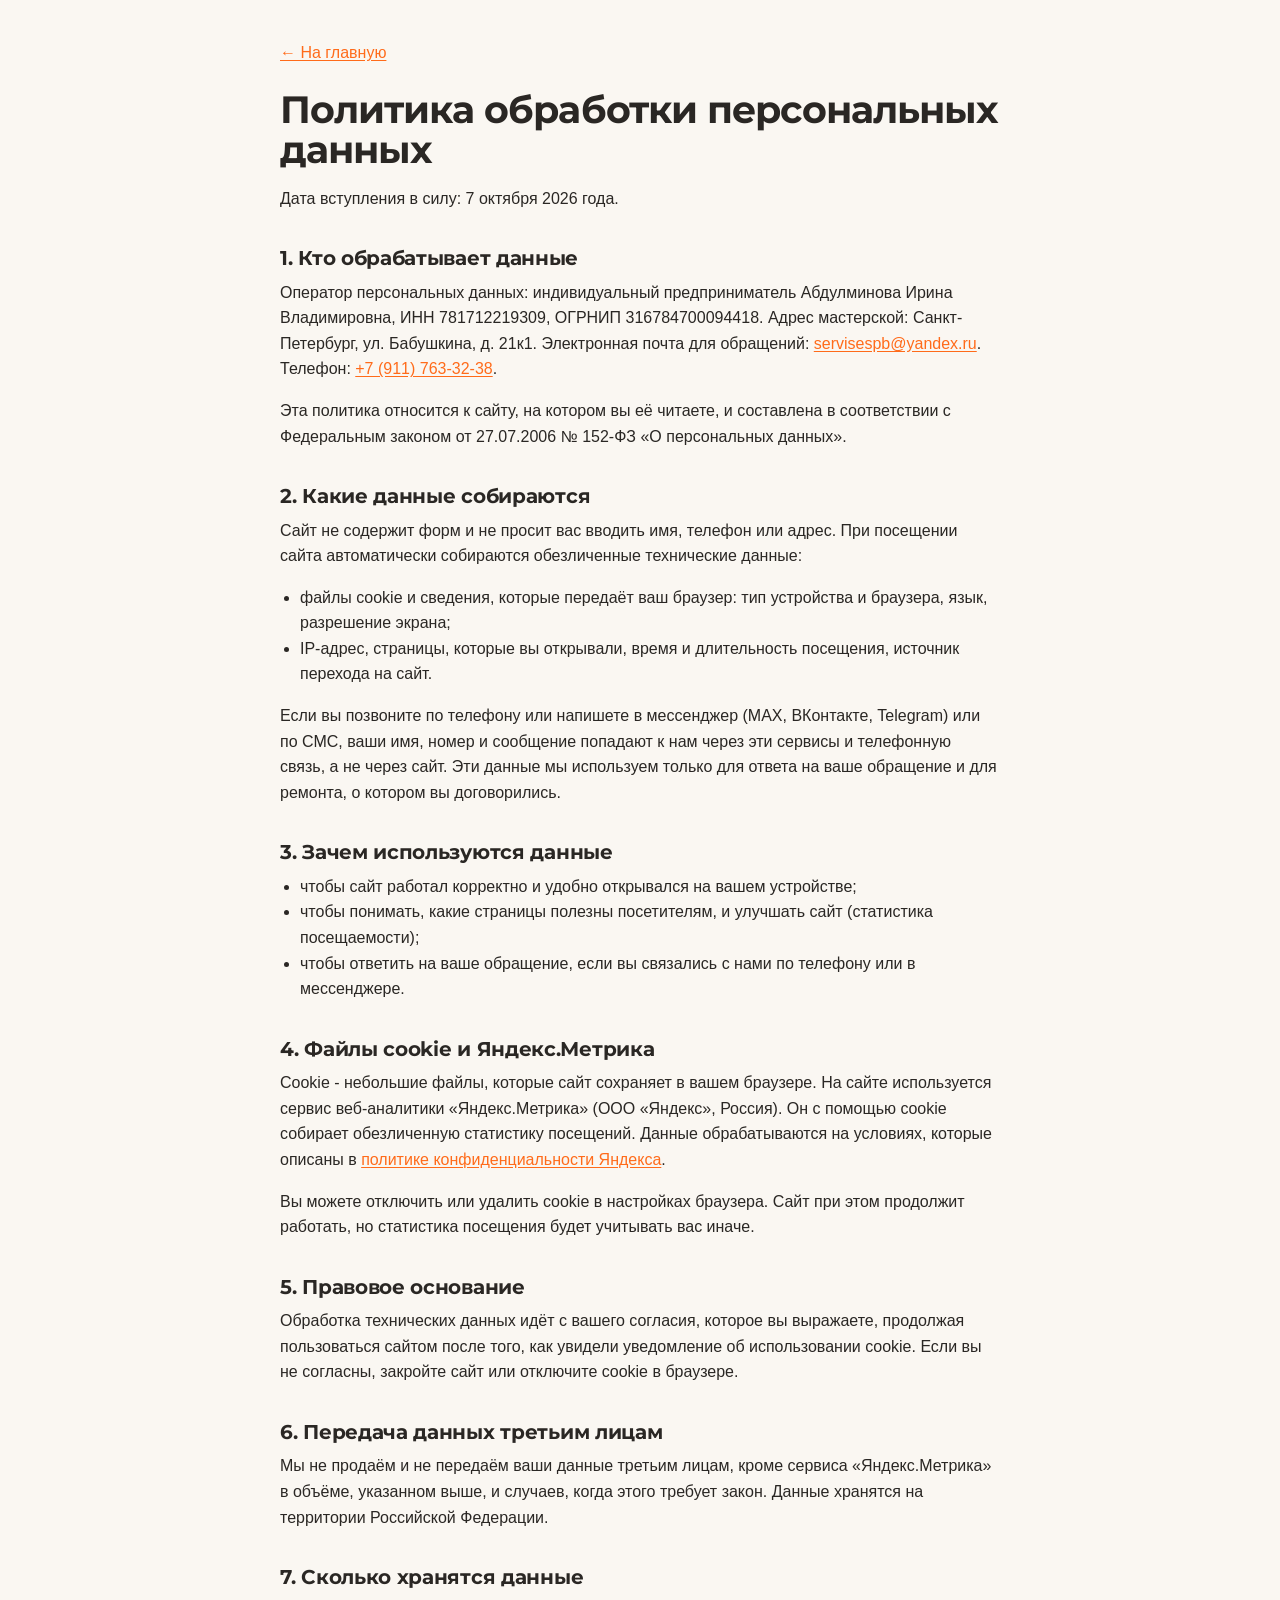
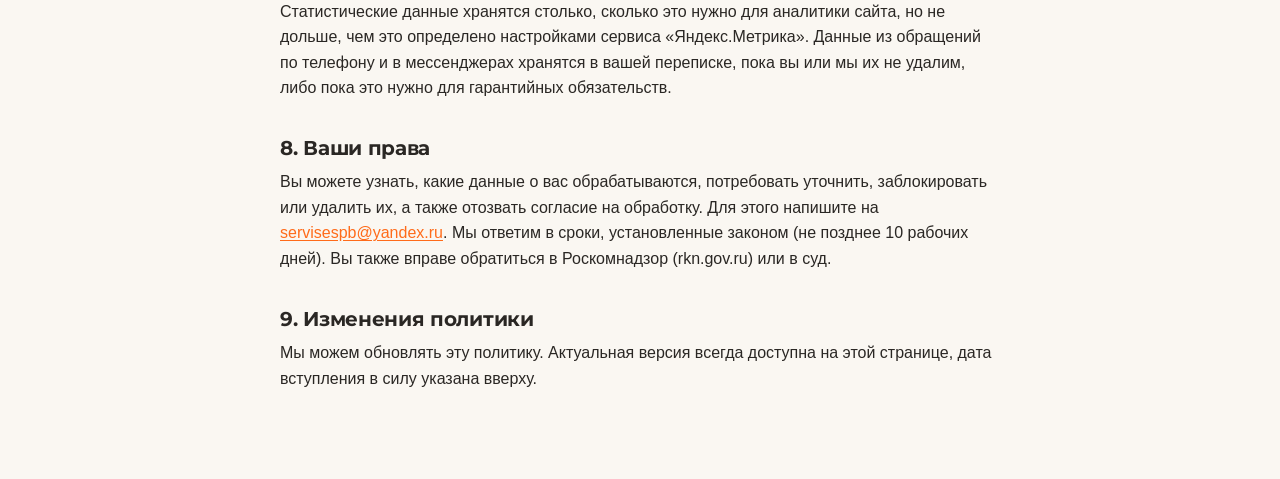
<file: политика.html>
<!DOCTYPE html>
<html lang="ru">
<head>
<meta charset="utf-8">
<meta name="viewport" content="width=device-width, initial-scale=1">
<title>Политика обработки персональных данных</title>
<meta name="robots" content="noindex, nofollow">
<link rel="preconnect" href="https://fonts.googleapis.com">
<link rel="preconnect" href="https://fonts.gstatic.com" crossorigin>
<link rel="stylesheet" href="https://fonts.googleapis.com/css2?family=Montserrat:wght@400;600;700&display=swap" media="print" onload="this.media='all'">
<noscript><link rel="stylesheet" href="https://fonts.googleapis.com/css2?family=Montserrat:wght@400;600;700&display=swap"></noscript>
<link rel="stylesheet" href="style.css">
<style>
:root {
  --цвет-бренд-max: #6B3FF0;  --цвет-бренд-вк: #0A6CE8;  --цвет-бренд-telegram: #0F6FA3;
  --шрифт-заголовков: Montserrat, system-ui, sans-serif;  --шрифт-текста: Roboto, -apple-system, 'Segoe UI', sans-serif;
  --цвет-фон: #FAF7F2;  --цвет-фон-2: #F1EDE6;  --цвет-фон-карточки: #FFFFFF;
  --цвет-текст: #2A2724;  --цвет-текст-мягкий: #5A554F;  --цвет-текст-тихий: #6E6862;
  --цвет-акцент: #FF6B1A;  --цвет-акцент-тёмный: #8A6A3F;  --цвет-акцент-яркий: #D8BC8A;  --цвет-на-акценте: #1A1816;
  --цвет-акцент-глубже: #B8955A;  --цвет-акцент-маркер: #C9A56B;
  --цвет-линия: #E3DDD3;
  --цвет-тёмный-фон: #1B1A19;  --цвет-тёмный-фон-2: #262321;  --цвет-тёмный-текст: #F3EBDD;
  --цвет-тёмный-фон-3: #201E1C;  --цвет-тёмный-фон-4: #232120;
  --цвет-тёплый: #FF6B1A;  --цвет-тёплый-мягкий: #FF8533;
  --цвет-стекло: color-mix(in srgb, #1B1A19 86%, transparent);
  --тень: 0 12px 34px color-mix(in srgb, #1B1A19 6%, transparent);
  --тень-чип: 0 10px 30px color-mix(in srgb, #1B1A19 12%, transparent);
  --тень-глубокая: 0 24px 60px color-mix(in srgb, #1B1A19 35%, transparent);
  --тень-спутник: 0 30px 60px color-mix(in srgb, #1B1A19 70%, transparent);
  --тень-плиты: 0 40px 100px color-mix(in srgb, #1B1A19 70%, transparent);
  --кегль-h1: 33px;  --кегль-h2: clamp(28px, 4.5vw, 44px);
  --кегль-текст: clamp(16px, 1vw, 17px);  --кегль-лид: clamp(17px, 1.1vw, 18px);
  --кегль-мелкий: 14px;  --кегль-кикер: clamp(14px, 1.1vw, 15px);
  --кегль-цифра: 30px;  --разрядка-кикера: .03em;
  --отступ-секции: clamp(56px, 9vw, 120px);  --отступ-блока: clamp(16px, 2vw, 28px);
  --отступ-секции-тихо: clamp(44px, 7vw, 94px);  --отступ-секции-громко: clamp(64px, 10.5vw, 140px);
  --ширина: 1120px;  --ширина-колонки: 560px;  --радиус: 16px;  --радиус-малый: 8px;
  --радиус-карточки: 18px;  --радиус-плитки: 18px;  --радиус-телефон: 46px;  --кнопка-радиус: 14px;
  --радиус-модуля: 16px;  --нить: 2px;
  --плавность: cubic-bezier(.2, .7, .2, 1);  --длительность: .25s;
  --цвет-тёплый-тёмный: #CC4A00;
}
@media (min-width: 900px) {
  :root { --кегль-h1: clamp(44px, 4vw, 58px); }
}
:root, .светлый { --цвет-кнопки: #3A6BAA; --цвет-на-кнопке: #FFFFFF; --цвет-кнопки-навёл: #30588C; }
.тёмный, .липкая-кнопка--тёмная { --цвет-кнопки: #FF6B1A; --цвет-на-кнопке: #1A1816; --цвет-кнопки-навёл: var(--цвет-акцент-тёмный); }

</style>
<script>
(function () {
  var ЭТАЛОН = 0.535;                  // очко Open Sans — текстовой гарнитуры утверждённых макетов
  var ПОТОЛОК = 1.2, МЁРТВАЯ = 0.02;   // выше потолка расползается раскладка; ближе к единице не трогаем вовсе
  var КОМПЬЮТЕР = "(min-width: 900px)";
  var ТОКЕНЫ = ["--кегль-текст", "--кегль-лид", "--кегль-мелкий", "--кегль-кикер"];
  var корень = document.documentElement;
  var холст = document.createElement("canvas").getContext("2d");
  var ждём = 0;

  function мера(буква) { var м = холст.measureText(буква); return (м && м.actualBoundingBoxAscent) || 0; }

  function применить() {
    ждём = 0;
    if (!холст) { return; }

    for (var i = 0; i < ТОКЕНЫ.length; i++) { корень.style.removeProperty(ТОКЕНЫ[i]); }
    var стиль = getComputedStyle(корень), стек = стиль.getPropertyValue("--шрифт-текста").trim();
    if (!стек) { return; }
    холст.font = "400 100px " + стек;

    var очко = Math.max(мера("х"), мера("x")) / 100;
    if (!(очко > 0)) { return; }
    var k = Math.round(Math.min(ПОТОЛОК, Math.max(1, ЭТАЛОН / очко)) * 1000) / 1000;
    if (k - 1 < МЁРТВАЯ || !matchMedia(КОМПЬЮТЕР).matches) { k = 1; }
    корень.setAttribute("data-очко", очко.toFixed(3));      // чтобы проверка могла сказать числа вслух
    корень.setAttribute("data-поправка", k.toFixed(3));
    if (k === 1) { return; }
    for (i = 0; i < ТОКЕНЫ.length; i++) {
      var было = стиль.getPropertyValue(ТОКЕНЫ[i]).trim();
      if (было) { корень.style.setProperty(ТОКЕНЫ[i], "calc((" + было + ") * " + k + ")"); }
    }
  }

  применить();

  if (document.fonts && document.fonts.ready) { document.fonts.ready.then(применить); }

  addEventListener("resize", function () { ждём = ждём || requestAnimationFrame(применить); });
})();
</script>
</head>
<body>
<main class="страница-текста">
<a class="назад" href="./">← На главную</a>
<h1>Политика обработки персональных данных</h1>
<p>Дата вступления в силу: 7 октября 2026 года.</p>

<h2>1. Кто обрабатывает данные</h2>
<p>Оператор персональных данных: индивидуальный предприниматель Абдулминова Ирина Владимировна, ИНН 781712219309, ОГРНИП 316784700094418. Адрес мастерской: Санкт-Петербург, ул. Бабушкина, д. 21к1. Электронная почта для обращений: <a href="mailto:servisespb@yandex.ru">servisespb@yandex.ru</a>. Телефон: <a href="tel:+79117633238">+7 (911) 763-32-38</a>.</p>
<p>Эта политика относится к сайту, на котором вы её читаете, и составлена в соответствии с Федеральным законом от 27.07.2006 № 152-ФЗ «О персональных данных».</p>

<h2>2. Какие данные собираются</h2>
<p>Сайт не содержит форм и не просит вас вводить имя, телефон или адрес. При посещении сайта автоматически собираются обезличенные технические данные:</p>
<ul>
  <li>файлы cookie и сведения, которые передаёт ваш браузер: тип устройства и браузера, язык, разрешение экрана;</li>
  <li>IP-адрес, страницы, которые вы открывали, время и длительность посещения, источник перехода на сайт.</li>
</ul>
<p>Если вы позвоните по телефону или напишете в мессенджер (MAX, ВКонтакте, Telegram) или по СМС, ваши имя, номер и сообщение попадают к нам через эти сервисы и телефонную связь, а не через сайт. Эти данные мы используем только для ответа на ваше обращение и для ремонта, о котором вы договорились.</p>

<h2>3. Зачем используются данные</h2>
<ul>
  <li>чтобы сайт работал корректно и удобно открывался на вашем устройстве;</li>
  <li>чтобы понимать, какие страницы полезны посетителям, и улучшать сайт (статистика посещаемости);</li>
  <li>чтобы ответить на ваше обращение, если вы связались с нами по телефону или в мессенджере.</li>
</ul>

<h2>4. Файлы cookie и Яндекс.Метрика</h2>
<p>Cookie - небольшие файлы, которые сайт сохраняет в вашем браузере. На сайте используется сервис веб-аналитики «Яндекс.Метрика» (ООО «Яндекс», Россия). Он с помощью cookie собирает обезличенную статистику посещений. Данные обрабатываются на условиях, которые описаны в <a href="https://yandex.ru/legal/confidential/" target="_blank" rel="noopener">политике конфиденциальности Яндекса</a>.</p>
<p>Вы можете отключить или удалить cookie в настройках браузера. Сайт при этом продолжит работать, но статистика посещения будет учитывать вас иначе.</p>

<h2>5. Правовое основание</h2>
<p>Обработка технических данных идёт с вашего согласия, которое вы выражаете, продолжая пользоваться сайтом после того, как увидели уведомление об использовании cookie. Если вы не согласны, закройте сайт или отключите cookie в браузере.</p>

<h2>6. Передача данных третьим лицам</h2>
<p>Мы не продаём и не передаём ваши данные третьим лицам, кроме сервиса «Яндекс.Метрика» в объёме, указанном выше, и случаев, когда этого требует закон. Данные хранятся на территории Российской Федерации.</p>

<h2>7. Сколько хранятся данные</h2>
<p>Статистические данные хранятся столько, сколько это нужно для аналитики сайта, но не дольше, чем это определено настройками сервиса «Яндекс.Метрика». Данные из обращений по телефону и в мессенджерах хранятся в вашей переписке, пока вы или мы их не удалим, либо пока это нужно для гарантийных обязательств.</p>

<h2>8. Ваши права</h2>
<p>Вы можете узнать, какие данные о вас обрабатываются, потребовать уточнить, заблокировать или удалить их, а также отозвать согласие на обработку. Для этого напишите на <a href="mailto:servisespb@yandex.ru">servisespb@yandex.ru</a>. Мы ответим в сроки, установленные законом (не позднее 10 рабочих дней). Вы также вправе обратиться в Роскомнадзор (rkn.gov.ru) или в суд.</p>

<h2>9. Изменения политики</h2>
<p>Мы можем обновлять эту политику. Актуальная версия всегда доступна на этой странице, дата вступления в силу указана вверху.</p>
</main>
</body>
</html>
</file>
<file: style.css>
body { font: var(--кегль-текст)/1.6 var(--шрифт-текста); color: var(--цвет-текст);
       background: var(--цвет-фон); margin: 0; -webkit-font-smoothing: antialiased; }
h1 { font-size: var(--кегль-h1); font-weight: 700; line-height: 1.05; letter-spacing: -0.025em; }
h2 { font-size: var(--кегль-h2); font-weight: 700; line-height: 1.12; letter-spacing: -0.015em; }
.лид { font-size: var(--кегль-лид, var(--кегль-текст)); line-height: 1.55; color: var(--цвет-текст-мягкий); }  .акцент { font-style: normal; color: var(--цвет-акцент); }
.блок { padding: var(--отступ-секции) 0; position: relative; overflow: hidden; }
.блок__внутри { width: min(100% - 2 * var(--отступ-блока), var(--ширина)); margin: 0 auto; position: relative; }

.тёмный { background: linear-gradient(160deg, var(--фон-ключа, var(--цвет-тёмный-фон)), var(--фон-2-ключа, var(--цвет-тёмный-фон)) 70%, var(--фон-ключа, var(--цвет-тёмный-фон)));
  background-color: var(--фон-ключа, var(--цвет-тёмный-фон)); color: var(--текст-ключа, var(--цвет-тёмный-текст)); }

*, *::before, *::after { box-sizing: border-box; }
img, video, iframe { max-width: 100%; height: auto; }
[hidden] { display: none !important; }

p, li, h1, h2, h3, dd, dt, summary, blockquote { overflow-wrap: break-word; }
h1, h2, h3 { font-family: var(--шрифт-заголовков); margin: 0 0 .5em; }
h3 { font-size: calc(var(--кегль-текст) * 1.25); font-weight: 700; line-height: 1.25; }
p, ul, ol { margin: 0 0 1em; }  ul, ol { padding-left: 1.25em; }
.лид { max-width: calc(var(--ширина-колонки) * .95); margin-bottom: 1.2em; }
.мелкий { font-size: var(--кегль-мелкий); color: var(--цвет-текст-мягкий); }
a { color: var(--цвет-акцент); text-underline-offset: .15em; }

.блок__внутри { z-index: 1; }  .блок__внутри > :last-child { margin-bottom: 0; }
.светлый { background: var(--цвет-фон); color: var(--цвет-текст); }  .светлый.второй { background: var(--цвет-фон-2); }

body, .светлый { --фон-ключа: var(--цвет-фон); --фон-2-ключа: var(--цвет-фон-2, var(--цвет-фон)); --текст-ключа: var(--цвет-текст); --подложка-ключа: transparent;
  --вуаль-ключа: var(--фон-ключа); --тёплый-ключа: var(--цвет-тёплый-тёмный, var(--цвет-акцент-тёмный));
  --глубина-ключа: var(--цвет-тёплый-мягкий, var(--цвет-тёплый, var(--цвет-линия))); --тепло-ключа: color-mix(in srgb, var(--цвет-тёплый-мягкий, var(--цвет-тёплый, var(--цвет-линия))) 40%, transparent); }
.светлый.второй { --фон-ключа: var(--цвет-фон-2); --фон-2-ключа: var(--цвет-фон); }  .тёмный.второй { --фон-ключа: var(--цвет-тёмный-фон-2, var(--цвет-тёмный-фон)); --фон-2-ключа: var(--цвет-тёмный-фон); }
.тёмный { --фон-ключа: var(--цвет-тёмный-фон); --фон-2-ключа: var(--цвет-тёмный-фон-2, var(--цвет-тёмный-фон)); --текст-ключа: var(--цвет-тёмный-текст);
  --вуаль-ключа: var(--фон-ключа); --тёплый-ключа: var(--цвет-тёплый, var(--цвет-акцент-тёмный)); --глубина-ключа: var(--цвет-акцент); --тепло-ключа: transparent;
  --подложка-ключа: color-mix(in srgb, var(--цвет-тёплый, var(--цвет-акцент-тёмный)) 12%, transparent); }

.тёмный h1, .тёмный h2, .тёмный h3, .тёмный .цитата__кто b { color: var(--текст-ключа, var(--цвет-тёмный-текст)); }
.тёмный .лид, .тёмный .мелкий, .тёмный .цитата__кто, .тёмный .вопрос > p, .тёмный .контакт__что,
.тёмный .фото figcaption, .тёмный .мокап figcaption { color: color-mix(in srgb, var(--текст-ключа, var(--цвет-тёмный-текст)) var(--мягкость-текста, 72%), transparent); }

.тёмный a:not(.кнопка) { color: var(--цвет-тёмный-текст); text-decoration-color: var(--цвет-акцент); }

.тёмный .акцент { color: var(--цвет-акцент-яркий, var(--цвет-акцент)); }
.тёмный .иконка, .тёмный .бейдж, .тёмный .цитата::before, .тёмный .вопрос > summary::after { color: var(--цвет-акцент); }
.тёмный :focus-visible, .тёмный .кнопка:focus-visible, .тёмный .вопрос > summary:focus-visible { outline-color: var(--цвет-тёмный-текст); }

.кнопка { background: var(--цвет-кнопки, var(--цвет-акцент)); color: var(--цвет-на-кнопке, var(--цвет-на-акценте)); }
.кнопка:hover { background: var(--цвет-кнопки-навёл, var(--цвет-акцент-тёмный)); }
.кнопка:focus-visible { outline: 2px solid var(--цвет-кнопки, var(--цвет-акцент)); outline-offset: 3px; }

.кнопка { display: inline-flex; align-items: center; justify-content: center; gap: .5em;
  min-height: 3em; padding: .8em 1.6em; border-radius: var(--кнопка-радиус);
  font: 600 var(--кегль-текст)/1.2 var(--шрифт-текста); text-decoration: none; cursor: pointer;
  border: 1px solid transparent; transition: transform var(--длительность) var(--плавность),
  box-shadow var(--длительность) var(--плавность); }
.кнопка--главная { background: var(--цвет-кнопки, var(--цвет-акцент)); color: var(--цвет-на-кнопке, var(--цвет-на-акценте)); box-shadow: var(--тень-глубокая); }
.кнопка--главная:hover { transform: translateY(-2px); background: var(--цвет-кнопки-навёл, var(--цвет-акцент-тёмный)); }
.кнопка--контур { background: transparent; color: inherit; border-color: currentColor; }  .кнопка--пульс { animation: пульс-кнопки 2.4s ease-out infinite; }

.тёмный .кнопка--главная { background: var(--цвет-кнопки, var(--цвет-акцент)); color: var(--цвет-на-кнопке, var(--цвет-на-акценте));
  border-color: color-mix(in srgb, var(--цвет-тёмный-текст) 30%, transparent); }
.тёмный .кнопка--главная:hover { background: var(--цвет-кнопки-навёл, var(--цвет-акцент-тёмный)); }
.кнопка--контур:hover { background: color-mix(in srgb, currentColor 8%, transparent); }
.кнопка--пульс:hover { animation: none; }
.кнопка:active { transform: translateY(0); }

.первый-экран__действие .кнопка--главная, .липкая-кнопка .кнопка--главная { animation: пульс-кнопки 2.4s ease-out infinite; }
.первый-экран__действие .кнопка--главная:hover, .липкая-кнопка .кнопка--главная:hover { animation: none; }
.кнопка .иконка { color: inherit; width: 1.2em; height: 1.2em; }

.кикер { display: inline-flex; align-items: center; gap: .5em; margin-bottom: var(--отступ-блока);
  padding: .5625em .875em; border-radius: 9em; white-space: nowrap;
  font: 600 var(--кегль-кикер)/1 var(--шрифт-текста); letter-spacing: var(--разрядка-кикера);
  background: var(--цвет-тёмный-фон); color: var(--цвет-тёмный-текст); }
.кикер .иконка, .кикер svg { width: 1em; height: 1em; flex: none; color: var(--цвет-тёплый, currentColor); }
.тёмный .кикер { background: transparent; padding: 0; border: 0; letter-spacing: .06em;
  color: var(--тёплый-ключа, var(--цвет-акцент-тёмный)); }

.тёмный .кикер::before { content: ""; flex: none; width: 2em; height: 2px; border-radius: 2px;
  background: var(--тёплый-ключа, var(--цвет-акцент-тёмный)); }

.тёмный .кикер--пилюля { padding: .5625em .875em; letter-spacing: var(--разрядка-кикера);
  background: var(--подложка-ключа, transparent);
  border: 1px solid color-mix(in srgb, var(--тёплый-ключа, var(--цвет-акцент-тёмный)) 35%, transparent); }
.тёмный .кикер--пилюля::before { display: none; }

.бейдж { display: inline-flex; align-items: center; gap: .4em; padding: .35em .9em; border-radius: 9em;
  font: 700 var(--кегль-мелкий)/1.2 var(--шрифт-текста); letter-spacing: .06em;
  color: var(--цвет-акцент); background: color-mix(in srgb, var(--цвет-акцент) 12%, transparent);
  border: 1px solid color-mix(in srgb, var(--цвет-акцент) 25%, transparent); }
.карточка--главная > .бейдж { position: absolute; top: -.9em; left: 50%; transform: translateX(-50%); white-space: nowrap;
  color: var(--цвет-на-акценте); background: var(--цвет-акцент); border-color: transparent; box-shadow: var(--тень); }

.чип { display: inline-flex; align-items: center; gap: .5em; padding: .5625em .875em; border-radius: 9em;
  font-size: 1em; line-height: 1.25; color: var(--цвет-текст);
  background: color-mix(in srgb, var(--цвет-фон) 90%, transparent);
  border: 1px solid color-mix(in srgb, var(--цвет-тёплый, var(--цвет-акцент-тёмный)) 55%, transparent);
  box-shadow: var(--тень-чип, var(--тень)); backdrop-filter: blur(.6em); -webkit-backdrop-filter: blur(.6em); }
.чип b { font-family: var(--шрифт-заголовков); font-weight: 600; }
.чип .иконка, .чип svg { width: 1.2em; height: 1.2em; flex: none; }

.тёмный .чип { color: var(--цвет-тёмный-текст); background: color-mix(in srgb, var(--цвет-тёмный-фон) 72%, transparent);
  border-color: color-mix(in srgb, var(--цвет-тёплый, var(--цвет-акцент-тёмный)) 40%, transparent);
  box-shadow: 0 .625em 1.875em color-mix(in srgb, var(--цвет-тёмный-фон) 45%, transparent); }

@media (min-width: 900px) { .чип { font-size: var(--кегль-мелкий); } }

.шапка { height: 3.5rem; display: flex; align-items: center; justify-content: space-between; gap: .625em;
  padding: 0 1em; position: relative; z-index: 6; border-bottom: 1px solid var(--цвет-линия); background: transparent; }

.шапка__лого { display: flex; align-items: center; gap: .5em; font: 700 .9375em/1 var(--шрифт-заголовков); white-space: nowrap; color: inherit; text-decoration: none; }
.шапка__лого img { width: 1.875em; height: 1.875em; border-radius: 50%; flex: none;
  box-shadow: 0 0 0 2px color-mix(in srgb, var(--цвет-тёплый, var(--цвет-акцент-тёмный)) 45%, transparent); }

.шапка__лиц { font-size: .8125em; line-height: 1.2; display: flex; align-items: center; justify-content: flex-end;
  gap: .3125rem; text-align: right; max-width: 9.375rem; opacity: .85; }
.шапка__лиц svg, .шапка__лиц .иконка { width: .875rem; height: .875rem; flex: none; }

.шапка__лиц .полн { display: inline; }
.шапка__лиц .кратко { display: none; }
@media (max-width: 899px) {
  .шапка__лиц:has(.кратко) .полн { display: none; }
  .шапка__лиц:has(.кратко) .кратко { display: block; }
}
.тёмный .шапка { background: transparent; border-bottom-color: transparent; color: var(--цвет-тёмный-текст); }

.карточки { display: grid; gap: var(--отступ-блока); }
.карточка { padding: calc(var(--отступ-блока) * 1.25); border-radius: var(--радиус-карточки, var(--радиус));
  background: var(--цвет-фон-карточки); border: 1px solid var(--цвет-линия); box-shadow: var(--тень);
  transition: transform var(--длительность) var(--плавность), box-shadow var(--длительность) var(--плавность); }
.карточка:hover { transform: translateY(-3px); box-shadow: var(--тень-чип, var(--тень)); }
.карточка--главная { border-top: 3px solid var(--цвет-акцент); }

.карточка--стекло { background: var(--цвет-стекло);
  border: 1px solid color-mix(in srgb, var(--цвет-тёплый, var(--цвет-акцент-тёмный)) 28%, transparent);
  backdrop-filter: blur(.9em); -webkit-backdrop-filter: blur(.9em); box-shadow: var(--тень-глубокая); }
.карточки { margin-top: var(--отступ-блока); padding: 0; list-style: none; }
.карточка { position: relative; min-width: 0; }
.карточка > :last-child { margin-bottom: 0; }  .карточка h3 { margin-top: 0; }
.карточка > .иконка { width: 2em; height: 2em; margin-bottom: .8em; }

.тёмный .карточка:not(.карточка--стекло) { background: color-mix(in srgb, var(--цвет-тёмный-текст) 6%, transparent);
  border-color: color-mix(in srgb, var(--цвет-тёмный-текст) 14%, transparent); }

.цифры { display: grid; grid-template-columns: repeat(auto-fit, minmax(5em, 1fr)); gap: var(--отступ-блока); margin: var(--отступ-блока) 0 0; padding: 0; list-style: none; }
.цифра { padding-left: 1em; border-left: 1px solid color-mix(in srgb, currentColor 25%, transparent); }
.цифра__значение { display: block; font: 700 var(--кегль-цифра)/1 var(--шрифт-заголовков);
  letter-spacing: -0.02em; color: var(--цвет-текст); }
.тёмный .цифра__значение { color: var(--цвет-тёмный-текст); }  .цифра__подпись { display: block; margin-top: .35em; font-size: var(--кегль-мелкий); opacity: .8; }

.цифра--ключ .цифра__значение { color: var(--цвет-акцент); }

.цифра { flex: 1 1 5em; min-width: 0; padding-left: .7em; }

.цифра.карточка { padding: var(--отступ-блока) .75em; border-left: 1px solid var(--цвет-линия); text-align: center; }
.цифра.карточка--стекло { border-left-color: color-mix(in srgb, var(--цвет-тёмный-текст) 12%, transparent); }
.карточка .цифра__значение { font-size: calc(var(--кегль-цифра) * .78); }

.фото { margin: 0; border-radius: var(--радиус); overflow: hidden; box-shadow: var(--тень); }
.фото img { display: block; width: 100%; aspect-ratio: 3 / 4; object-fit: cover; }
.фото--маска { border-radius: 0; box-shadow: none; }
.фото--маска img { mask-image: linear-gradient(to bottom, black 70%, transparent 99%); -webkit-mask-image: linear-gradient(to bottom, black 70%, transparent 99%); }
.фото figcaption, .мокап figcaption { padding: .7em 1em; font-size: var(--кегль-мелкий); color: var(--цвет-текст-мягкий); }
.мокап figcaption h3 { color: var(--цвет-текст); }
.тёмный .мокап figcaption h3 { color: var(--цвет-тёмный-текст); }

.мокап { margin: 0; position: relative; padding-top: 1.4em; border-radius: var(--радиус-малый); overflow: hidden;
  background: var(--цвет-фон-карточки); border: 1px solid var(--цвет-линия); box-shadow: var(--тень-плиты, var(--тень-глубокая)); }
.мокап::before { content: ""; position: absolute; inset: 0 0 auto; height: 1.4em;
  background: color-mix(in srgb, var(--цвет-текст) 7%, var(--цвет-фон-карточки)); border-bottom: 1px solid var(--цвет-линия); }
.мокап::after { content: ""; position: absolute; top: .45em; left: .6em; width: .5em; height: .5em; border-radius: 50%;
  background: var(--цвет-акцент); box-shadow: .85em 0 0 color-mix(in srgb, var(--цвет-акцент) 55%, transparent),
  1.7em 0 0 color-mix(in srgb, var(--цвет-акцент) 30%, transparent); }
.мокап img, .мокап iframe { display: block; width: 100%; aspect-ratio: 16 / 10; object-fit: cover; border: 0; }
.мокап iframe { aspect-ratio: 16 / 9; }
.аватар { width: 3.5em; height: 3.5em; border-radius: 50%; object-fit: cover; flex: none;
  border: 2px solid var(--цвет-фон-карточки); box-shadow: var(--тень); }
.пара__текст, .пара__фото { min-width: 0; }  .пара__фото img { display: block; width: 100%; border-radius: var(--радиус); }

.пара { display: grid; gap: var(--отступ-блока); }
.пара > :only-child { grid-column: 1 / -1; }

.иконка { width: 1.5em; height: 1.5em; flex: none; color: var(--цвет-акцент); vertical-align: middle; }
.иконка svg { display: block; width: 100%; height: 100%; }
.список-иконок { display: grid; gap: .65em; margin: 0 0 1.2em; padding: 0; list-style: none; }
.список-иконок li { display: flex; align-items: flex-start; gap: .65em; }
.список-иконок .иконка { margin-top: .15em; }

.список-иконок .иконка { color: var(--цвет-тёплый-тёмный, var(--цвет-акцент-тёмный)); }

.галка { position: relative; flex: none; width: 1.1875em; height: 1.1875em; border-radius: 50%; margin-top: .15em;
  background: var(--цвет-тёплый, var(--цвет-акцент-тёмный)); }
.галка::after { content: ""; position: absolute; left: .40625em; top: .21875em; width: .25em; height: .5em;
  border: solid var(--цвет-тёмный-фон); border-width: 0 .125em .125em 0; transform: rotate(45deg); }
.тёмный .список-иконок .иконка { color: var(--тёплый-ключа, var(--цвет-акцент-тёмный)); }

.разделитель { height: 1px; border: 0; margin: var(--отступ-блока) 0; opacity: .7;
  background: linear-gradient(90deg, var(--цвет-акцент), var(--цвет-линия) 45%, transparent); }
.тёмный .разделитель { background: linear-gradient(90deg, var(--цвет-акцент),
  color-mix(in srgb, var(--цвет-тёмный-текст) 25%, transparent) 45%, transparent); }
.цитата { margin: 0; padding: 0 0 0 1.2em; position: relative; font: italic 500 calc(var(--кегль-текст) * 1.3)/1.45 var(--шрифт-заголовков); }

.цитата::before { content: "“"; position: absolute; left: 0; top: -.12em; font-size: 2.4em; line-height: 1;
  color: var(--цвет-акцент); opacity: .45; }
.цитата p { margin: 0 0 .6em; }
.цитата__кто { display: flex; align-items: center; gap: .75em; margin-top: var(--отступ-блока);
  font: 400 var(--кегль-мелкий)/1.4 var(--шрифт-текста); color: var(--цвет-текст-мягкий); }
.цитата__кто b { display: block; color: var(--цвет-текст); font-weight: 700; }
.карточка .цитата { font-size: calc(var(--кегль-текст) * 1.05); }

.таймер { display: inline-flex; gap: .6em; margin: var(--отступ-блока) 0; padding: 0; list-style: none; }
.таймер__ячейка { min-width: 3.6em; padding: .6em .5em; text-align: center; border-radius: var(--радиус-малый);
  background: color-mix(in srgb, currentColor 8%, transparent); border: 1px solid color-mix(in srgb, currentColor 16%, transparent); }
.таймер__ячейка b { display: block; font: 700 calc(var(--кегль-цифра) * .7)/1 var(--шрифт-заголовков);
  font-variant-numeric: tabular-nums; letter-spacing: -0.02em; }
.таймер__ячейка span { display: block; margin-top: .3em; font-size: var(--кегль-мелкий); text-transform: uppercase;
  letter-spacing: .08em; opacity: .7; }

.шаги { list-style: none; margin: var(--отступ-блока) 0 0; padding: 0; display: grid; gap: var(--отступ-блока); }
.шаг { position: relative; display: flex; gap: 1em; align-items: flex-start; }
.шаг__номер { flex: none; display: inline-flex; align-items: center; justify-content: center; width: 2.4em; height: 2.4em;
  border-radius: 50%; background: var(--цвет-акцент); color: var(--цвет-на-акценте);
  font: 700 var(--кегль-текст)/1 var(--шрифт-заголовков); box-shadow: var(--тень); }

.шаг:not(:last-child)::before { content: ""; position: absolute; left: 1.2em; top: 2.4em; bottom: calc(-1 * var(--отступ-блока));
  width: 1px; background: color-mix(in srgb, currentColor 18%, transparent); }
.шаг h3 { margin: .35em 0 .3em; }  .шаг p:last-child { margin-bottom: 0; }  .шаг .бейдж { margin-left: .5em; vertical-align: middle; }
.вопрос { border-bottom: 1px solid var(--цвет-линия); padding: calc(var(--отступ-блока) * .6) 0; }
.вопрос:first-of-type { border-top: 1px solid var(--цвет-линия); }
.вопрос > summary { display: flex; align-items: center; justify-content: space-between; gap: 1em; cursor: pointer; list-style: none;
  font: 700 calc(var(--кегль-текст) * 1.05)/1.35 var(--шрифт-заголовков); }
.вопрос > summary::-webkit-details-marker { display: none; }
.вопрос > summary::after { content: "+"; flex: none; display: inline-flex; align-items: center; justify-content: center;
  width: 1.8em; height: 1.8em; border-radius: 50%; border: 1px solid var(--цвет-линия); color: var(--цвет-акцент);
  font-weight: 400; transition: transform var(--длительность) var(--плавность); }
.вопрос[open] > summary::after { transform: rotate(45deg); }
.вопрос > summary:focus-visible { outline: 2px solid var(--цвет-акцент); outline-offset: 3px; border-radius: 3px; }
.вопрос > p { margin: .7em 0 0; color: var(--цвет-текст-мягкий); max-width: calc(var(--ширина-колонки) * 1.25); }
.контакт { display: flex; align-items: center; gap: .9em; padding: .9em 0; border-bottom: 1px solid var(--цвет-линия); }
.контакт .иконка { width: 2.4em; height: 2.4em; padding: .55em; border-radius: var(--радиус-малый);
  background: color-mix(in srgb, var(--цвет-акцент) 12%, transparent); }
.контакт a { font-weight: 600; text-decoration: none; }  .контакт a:hover { text-decoration: underline; }
.контакт__что { display: block; font-size: var(--кегль-мелкий); color: var(--цвет-текст-мягкий); }
.тёмный .вопрос, .тёмный .контакт, .тёмный .вопрос > summary::after { border-color: color-mix(in srgb, var(--цвет-тёмный-текст) 14%, transparent); }

.блок--первый-экран h1 .хвост { display: block; margin-top: .4em; font-size: .66em; font-weight: 600; line-height: 1.28; letter-spacing: 0; }

.парит { animation: парение 8s ease-in-out infinite; }
.парит--2 { animation-duration: 9s; animation-delay: -3s; }  .парит--3 { animation-duration: 7s; animation-delay: -5s; }
.парит--4 { animation-duration: 8.5s; animation-delay: -1.5s; }

.пятно { position: absolute; border-radius: 50%; pointer-events: none; filter: blur(2.5em);
  animation: дрейф 28s ease-in-out infinite alternate;
  background: color-mix(in srgb, var(--цвет-тёплый-мягкий, var(--цвет-линия)) 55%, transparent); }
.тёмный .пятно { background: color-mix(in srgb, var(--цвет-акцент) 70%, transparent); }

.рамка-телефона { position: relative; aspect-ratio: 9 / 16; padding: .55em; border-radius: var(--радиус-телефон, calc(var(--радиус) * 2));
  background: var(--цвет-тёмный-фон); box-shadow: var(--тень-плиты, var(--тень-глубокая)),
    inset 0 0 0 .09375em color-mix(in srgb, var(--цвет-тёплый, var(--цвет-акцент-тёмный)) 32%, transparent); }
.рамка-телефона__экран { position: relative; height: 100%; border-radius: calc(var(--радиус-телефон, calc(var(--радиус) * 2)) * .8); overflow: hidden; background: var(--цвет-тёмный-фон); }

.рамка-телефона__экран::before, .остров { content: ""; position: absolute; z-index: 2; top: .5em; left: 50%;
  translate: -50% 0; width: 3.875em; height: 1.125em; border-radius: .625em; background: var(--цвет-тёмный-фон); }
.остров--крупный { width: 6em; height: 1.625em; border-radius: .875em; top: .625em; }
.рамка-телефона__экран::after { content: ""; position: absolute; inset: 60% 0 0; pointer-events: none;
  background: linear-gradient(to top, color-mix(in srgb, var(--цвет-тёмный-фон) 75%, transparent), transparent); }

.плей { position: absolute; z-index: 3; display: grid; place-items: center; width: 2.875em; height: 2.875em;
  border-radius: 50%; background: var(--цвет-акцент-тёмный); color: var(--цвет-тёмный-текст);
  box-shadow: 0 .875em 2.125em color-mix(in srgb, var(--цвет-тёмный-фон) 60%, transparent); }
.плей svg, .плей .иконка { width: 1.25em; height: 1.25em; margin-left: .125em; }

.плей--большой, .плей--средний { --тень-глубокая: 0 0 transparent; animation: пульс-кнопки 2.4s var(--плавность) infinite; }
.плей--большой { width: 4em; height: 4em; }  .плей--средний { width: 3.25em; height: 3.25em; }
.плей--большой svg, .плей--большой .иконка { width: 1.625em; height: 1.625em; margin-left: .1875em; }
.плей--средний svg, .плей--средний .иконка { width: 1.375em; height: 1.375em; margin-left: .1875em; }

.рамка-телефона__подпись { position: absolute; inset: auto .6em .6em; z-index: 2; margin: 0; text-align: left;
  font: 600 var(--кегль-текст)/1.25 var(--шрифт-заголовков); color: var(--цвет-тёмный-текст); }
.рамка-телефона__подпись small { display: block; margin-top: .2em;
  font: 400 var(--кегль-мелкий)/1.3 var(--шрифт-текста); color: color-mix(in srgb, var(--цвет-тёмный-текст) 72%, transparent); }
.рамка-телефона__прогресс { display: block; margin-top: .5em; height: .1875em; border-radius: .1875em; overflow: hidden; background: color-mix(in srgb, var(--цвет-тёмный-текст) 25%, transparent); }
.рамка-телефона__прогресс span { display: block; width: 55%; height: 100%; border-radius: inherit; background: linear-gradient(90deg, var(--цвет-акцент-яркий, var(--цвет-акцент)), var(--цвет-тёплый, var(--цвет-акцент-тёмный))); }

.нода { position: absolute; width: .375em; height: .375em; border-radius: 50%; pointer-events: none;
  background: var(--цвет-акцент-яркий, var(--цвет-акцент));
  box-shadow: 0 0 .75em color-mix(in srgb, var(--цвет-акцент-яркий, var(--цвет-акцент)) 80%, transparent);
  animation: мерцание 4s ease-in-out infinite; }
.нода--2 { animation-delay: -1.3s; background: var(--цвет-тёплый, var(--цвет-акцент-тёмный));
  box-shadow: 0 0 .75em color-mix(in srgb, var(--цвет-тёплый, var(--цвет-акцент-тёмный)) 90%, transparent); }
.нода--3 { animation-delay: -2.6s; }

.спутник { position: relative; display: flex; align-items: flex-start; gap: .75rem; width: 100%; padding: .875rem 1rem; }
.спутник__икон { flex: none; width: 2.5rem; height: 2.5rem; border-radius: .75rem; display: grid; place-items: center; background: color-mix(in srgb, var(--цвет-тёплый, var(--цвет-акцент-тёмный)) 16%, transparent); color: var(--цвет-тёплый, var(--цвет-акцент-тёмный)); }

.спутник__икон svg, .спутник__икон .иконка { width: 1.25rem; height: 1.25rem; color: var(--цвет-тёплый, var(--цвет-акцент-тёмный)); }

.спутник b { display: block; font-family: var(--шрифт-заголовков); font-weight: 700; line-height: 1.25; font-size: var(--кегль-текст); }
.спутник span { display: block; font-size: var(--кегль-текст); margin-top: .25em; line-height: 1.35; color: color-mix(in srgb, var(--цвет-тёмный-текст) 70%, transparent); }
@media (min-width: 900px) {
  .спутник b { font-size: calc(var(--кегль-мелкий) * 1.07); }
  .спутник span { font-size: calc(var(--кегль-мелкий) * .93); }
}
.спутник__шкала { position: absolute; left: 1rem; right: 1rem; bottom: -1px; height: 2px; border-radius: 2px; opacity: .8; background: linear-gradient(90deg, var(--цвет-акцент-яркий, var(--цвет-акцент)), var(--цвет-тёплый, var(--цвет-акцент-тёмный))); }

.бенто__ячейка { position: relative; padding: var(--отступ-блока); border-radius: var(--радиус-плитки, var(--радиус)); background: var(--цвет-фон-карточки); color: var(--цвет-текст);
  border: 1px solid var(--цвет-линия); box-shadow: var(--тень); overflow: hidden; transition: transform var(--длительность) var(--плавность), box-shadow var(--длительность) var(--плавность); }
.бенто__ячейка:hover { transform: translateY(-3px); box-shadow: var(--тень-чип, var(--тень)); }
.бенто__ячейка.тёмный { background: var(--цвет-тёмный-фон); color: var(--цвет-тёмный-текст); border-color: transparent; }

.бенто .цифра::before { content: ""; position: absolute; top: .6em; right: .6em; width: .5em; height: .5em; border-radius: 50%; background: var(--цвет-тёплый, var(--цвет-акцент-тёмный)); }

.фон--пятна::before, .фон--пятна::after { content: ""; position: absolute; width: 60%; aspect-ratio: 1;
  border-radius: 50%; pointer-events: none; filter: blur(2em); opacity: .55;
  background: radial-gradient(circle, color-mix(in srgb, var(--цвет-акцент) 45%, transparent), transparent 70%);
  animation: дрейф 28s ease-in-out infinite alternate; }
.фон--пятна::after { animation-delay: -9s; }
.фон--пятна::before { top: -20%; left: -15%; }  .фон--пятна::after { bottom: -25%; right: -10%; opacity: .35; }

.фон--пятна:not(.тёмный)::before, .фон--пятна:not(.тёмный)::after {
  background: radial-gradient(circle, color-mix(in srgb, var(--цвет-тёплый-мягкий, var(--цвет-линия)) 55%, transparent), transparent 70%); }
.фон--сетка::before { content: ""; position: absolute; inset: 0; pointer-events: none;
  background-image: linear-gradient(color-mix(in srgb, currentColor 9%, transparent) 1px, transparent 1px),
    linear-gradient(90deg, color-mix(in srgb, currentColor 9%, transparent) 1px, transparent 1px);
  background-size: 7.5em 7.5em;
  mask-image: radial-gradient(ellipse, black 40%, transparent 80%); -webkit-mask-image: radial-gradient(ellipse, black 40%, transparent 80%); }
.фон--зерно::after { content: ""; position: absolute; inset: 0; pointer-events: none; opacity: .12;
  background-image: url("data:image/svg+xml,%3Csvg xmlns='http://www.w3.org/2000/svg' width='160' height='160'%3E%3Cfilter id='n'%3E%3CfeTurbulence type='fractalNoise' baseFrequency='.8' numOctaves='3' stitchTiles='stitch'/%3E%3C/filter%3E%3Crect width='100%25' height='100%25' filter='url(%23n)'/%3E%3C/svg%3E"); }

.блок--подвал { padding: var(--отступ-блока) 0; font-size: var(--кегль-мелкий); }
.блок--подвал .блок__внутри { border-top: 1px solid var(--цвет-линия); padding-top: var(--отступ-блока); }
.блок--подвал p { margin-bottom: .4em; }

.липкая-кнопка { display: none; }
@media (max-width: 600px) {
  .липкая-кнопка { display: block; position: fixed; inset: auto 0 0; z-index: 90;
    padding: .6em 1em calc(.6em + env(safe-area-inset-bottom));
    background: color-mix(in srgb, var(--цвет-фон) 88%, transparent);
    backdrop-filter: blur(.6em); -webkit-backdrop-filter: blur(.6em); border-top: 1px solid var(--цвет-линия); }

  .липкая-кнопка--тёмная { background: color-mix(in srgb, var(--цвет-тёмный-фон) 88%, transparent);
    border-top-color: color-mix(in srgb, var(--цвет-тёмный-текст) 12%, transparent); }
  .липкая-кнопка .кнопка { width: 100%; min-height: 3.375rem; font-size: 1rem; }

  .липкая-кнопка .кнопка--главная { position: relative; }
  .липкая-кнопка .кнопка--главная::after { content: ""; position: absolute; inset: 0; border-radius: inherit; pointer-events: none;
    background: linear-gradient(100deg, transparent 38%, color-mix(in srgb, white 38%, transparent) 50%, transparent 62%) no-repeat;
    background-size: 300% 100%; background-position: 130% 0; animation: блик-липкой 5s ease-in-out infinite; }

  body.с-липкой-кнопкой { padding-bottom: calc(5em + env(safe-area-inset-bottom)); }
}

@media (min-width: 600px) {
  .карточки { grid-template-columns: repeat(2, minmax(0, 1fr)); }
}

@media (min-width: 900px) {
  .карточки { grid-template-columns: repeat(3, minmax(0, 1fr)); }
  .карточки--две { grid-template-columns: repeat(2, minmax(0, 1fr)); }
  .цифры { display: grid; grid-template-columns: repeat(3, minmax(0, 1fr)); }
  .блок--первый-экран h1 .хвост { display: inline; margin-top: 0; font-size: 1em; line-height: inherit; }
  .шапка { padding: 0 3.5em; gap: .75em; }
  .шапка__лого { font-size: 1em; gap: .625em; }  .шапка__лого img { width: 2em; height: 2em; }
  .шапка__лиц { max-width: none; }
  .пара { display: grid; grid-template-columns: minmax(0, 1.1fr) minmax(0, .9fr); gap: calc(var(--отступ-блока) * 2.5); align-items: center; }
  .карточка--главная { top: -.75em; box-shadow: var(--тень-глубокая); }
  .таймер__ячейка { min-width: 4.4em; }

  .рамка-телефона__экран::before, .остров { width: 4.75em; height: 1.375em; }
}

@keyframes блик-липкой { 0% { background-position: 130% 0; } 45%, 100% { background-position: -30% 0; } }
@keyframes пульс-кнопки {
  0%   { box-shadow: var(--тень-глубокая), 0 0 0 0 color-mix(in srgb, var(--цвет-акцент) 45%, transparent); }
  70%  { box-shadow: var(--тень-глубокая), 0 0 0 .8em color-mix(in srgb, var(--цвет-акцент) 0%, transparent); }
  100% { box-shadow: var(--тень-глубокая), 0 0 0 0 color-mix(in srgb, var(--цвет-акцент) 0%, transparent); }
}
@keyframes вращение { to { rotate: 360deg; } }
@keyframes парение { 50% { transform: translateY(-.5em); } }
@keyframes дрейф { 0% { translate: 0 0; scale: 1; } 50% { translate: 4% -5%; scale: 1.08; } 100% { translate: -3% 4%; scale: .96; } }
@keyframes мерцание { 50% { opacity: .3; } }
@keyframes дыхание { 50% { transform: translateY(-.5em); } }
@keyframes бег { to { transform: translateX(-50%); } }
@keyframes зум { to { scale: 1.06; } }
@keyframes дрейф-ленты { to { transform: translateX(-50%); } }

@media (prefers-reduced-motion: reduce) {
  .кнопка--пульс { animation: none; }  .кнопка, .карточка { transition: none; }
  .кнопка--главная:hover, .карточка:hover { transform: none; }
  .первый-экран__действие .кнопка--главная, .липкая-кнопка .кнопка--главная { animation: none; }
  .липкая-кнопка .кнопка--главная::after { animation: none; display: none; }
  .вопрос > summary::after { transition: none; }
  .парит, .фон--пятна::before, .фон--пятна::after, .пятно, .нода, .плей { animation: none; }
  .бенто__ячейка { transition: none; }  .бенто__ячейка:hover { transform: none; }
}

.окно-номера { position: fixed; inset: 0; z-index: 1000; display: flex; align-items: center; justify-content: center;
  padding: 16px; background: color-mix(in srgb, var(--цвет-тёмный-фон) 70%, transparent); }
.окно-номера__карточка { position: relative; max-width: 440px; width: 100%; padding: 40px 32px 36px; text-align: center;
  background: var(--цвет-фон); color: var(--цвет-текст); border-radius: 20px; box-shadow: 0 24px 60px color-mix(in srgb, var(--цвет-тёмный-фон) 45%, transparent); }
.окно-номера__подпись { margin: 0 0 12px; font-size: var(--кегль-мелкий); color: var(--цвет-текст-мягкий); }
.окно-номера__номер { margin: 0; font-size: 2rem; font-weight: 700; line-height: 1.2; letter-spacing: .01em; user-select: all; }
.окно-номера__закрыть { position: absolute; top: 8px; right: 12px; width: 40px; height: 40px; border: 0; background: none;
  font-size: 28px; line-height: 1; color: var(--цвет-текст-мягкий); cursor: pointer; }
.окно-номера__закрыть:hover { color: var(--цвет-текст); }
.кнопка--с-номером { flex-direction: column; gap: .1em; line-height: 1.15; padding-block: .6em; }
.кнопка__номер { font-size: .85em; font-weight: 500; opacity: .85; letter-spacing: .01em; white-space: nowrap; }

.кнопка-наверх { position: fixed; right: 20px; bottom: 24px; z-index: 80; width: 48px; height: 48px; padding: 0; border-radius: 50%;
  display: flex; align-items: center; justify-content: center; cursor: pointer;
  background: var(--цвет-тёмный-фон); color: var(--цвет-акцент); border: 1px solid color-mix(in srgb, white 22%, transparent);
  box-shadow: 0 6px 18px color-mix(in srgb, var(--цвет-тёмный-фон) 40%, transparent);
  opacity: 0; transform: translateY(12px); pointer-events: none; visibility: hidden;
  transition: opacity .25s ease, transform .25s ease, visibility 0s linear .25s; }
.кнопка-наверх--видна { opacity: 1; transform: none; pointer-events: auto; visibility: visible; transition-delay: 0s; }
.кнопка-наверх:hover { background: var(--цвет-тёмный-фон-2, var(--цвет-тёмный-фон)); }
.кнопка-наверх:focus-visible { outline: 2px solid var(--цвет-акцент); outline-offset: 3px; }
@media (max-width: 600px) { .кнопка-наверх { right: 14px; width: 44px; height: 44px; bottom: calc(5.6em + env(safe-area-inset-bottom)); } }
@media (prefers-reduced-motion: reduce) { .кнопка-наверх { transition: none; transform: none; } }

.плашка-куки { position: fixed; left: 12px; right: 12px; bottom: 12px; z-index: 900; display: flex; align-items: center; gap: 16px;
  max-width: 760px; margin-inline: auto; padding: 14px 18px; background: color-mix(in srgb, var(--цвет-тёмный-фон) 68%, transparent); -webkit-backdrop-filter: blur(8px); backdrop-filter: blur(8px); color: var(--цвет-тёмный-текст);
  border-radius: 14px; box-shadow: 0 12px 36px color-mix(in srgb, var(--цвет-тёмный-фон) 45%, transparent); }
.плашка-куки__текст { margin: 0; font-size: var(--кегль-мелкий); line-height: 1.45; }
.плашка-куки__текст a { color: inherit; text-decoration: underline; }
.плашка-куки__кнопка { flex: none; min-height: 44px; padding: 0 20px; border: 0; border-radius: 10px; font: inherit; font-weight: 600;
  background: var(--цвет-акцент); color: var(--цвет-на-акценте); cursor: pointer; }

@media (min-width: 601px) {
  .плашка-куки { left: 0; right: 0; bottom: 0; max-width: none; margin-inline: 0; border-radius: 0; justify-content: center; padding: 10px 24px; }
  .плашка-куки__кнопка { min-height: 40px; }
}
@media (max-width: 600px) {
  .плашка-куки { gap: 10px; padding: 9px 10px 9px 12px; border-radius: 12px; bottom: calc(5.4em + env(safe-area-inset-bottom)); }
  .плашка-куки__текст { font-size: 13px; line-height: 1.35; }
  .плашка-куки__кнопка { min-height: 40px; padding: 0 14px; }
}
.страница-текста { max-width: 760px; margin: 0 auto; padding: 40px 20px 72px; }
.страница-текста h1 { font-size: clamp(1.7rem, 4vw, 2.4rem); margin: 0 0 .4em; }
.страница-текста h2 { font-size: 1.25rem; margin: 1.8em 0 .5em; }
.страница-текста p, .страница-текста li { line-height: 1.6; }
.страница-текста .назад { display: inline-block; margin-bottom: 24px; }

@media (min-width: 900px) {
  :is(.действие-секции, .действие, .первый-экран__действие) .кнопка--главная {
    position: relative; overflow: hidden; isolation: isolate; animation: none;
    background: linear-gradient(180deg, color-mix(in srgb, var(--цвет-кнопки, var(--цвет-акцент)) 90%, white) 0%, var(--цвет-кнопки, var(--цвет-акцент)) 40%, var(--цвет-кнопки, var(--цвет-акцент)) 100%);
    box-shadow: inset 0 1px 0 color-mix(in srgb, white 70%, transparent), inset 0 0 0 1px color-mix(in srgb, white 22%, transparent), 0 4px 0 color-mix(in srgb, var(--цвет-кнопки, var(--цвет-акцент)) 78%, black), 0 12px 22px -6px color-mix(in srgb, var(--цвет-кнопки, var(--цвет-акцент)) 60%, transparent);
    transition: transform .12s, box-shadow .12s, filter .12s;
  }
  :is(.действие-секции, .действие, .первый-экран__действие) .кнопка--главная::before {
    content: ""; position: absolute; z-index: -1; left: 3px; right: 3px; top: 2px; height: 46%; border-radius: inherit; pointer-events: none;
    background: linear-gradient(180deg, color-mix(in srgb, white 38%, transparent), color-mix(in srgb, white 4%, transparent));
  }
  :is(.действие-секции, .действие, .первый-экран__действие) .кнопка--главная:hover { filter: brightness(1.06); }
  :is(.действие-секции, .действие, .первый-экран__действие) .кнопка--главная:active {
    transform: translateY(3px);
    box-shadow: inset 0 1px 0 color-mix(in srgb, white 70%, transparent), 0 1px 0 color-mix(in srgb, var(--цвет-кнопки, var(--цвет-акцент)) 78%, black), 0 4px 10px -4px color-mix(in srgb, var(--цвет-кнопки, var(--цвет-акцент)) 60%, transparent);
  }
}

@media (min-width: 900px) {
  .первый-экран__действие .кнопка--контур {
    position: relative; overflow: hidden; isolation: isolate;
    background: linear-gradient(180deg, color-mix(in srgb, currentColor 16%, transparent) 0%, color-mix(in srgb, currentColor 4%, transparent) 100%);
    box-shadow: inset 0 1px 0 color-mix(in srgb, currentColor 40%, transparent), 0 4px 0 color-mix(in srgb, black 55%, transparent), 0 12px 22px -6px color-mix(in srgb, black 55%, transparent);
    transition: transform .12s, box-shadow .12s, filter .12s;
  }
  .первый-экран__действие .кнопка--контур::before {
    content: ""; position: absolute; z-index: -1; left: 3px; right: 3px; top: 2px; height: 46%; border-radius: inherit; pointer-events: none;
    background: linear-gradient(180deg, color-mix(in srgb, white 22%, transparent), color-mix(in srgb, white 2%, transparent));
  }
  .первый-экран__действие .кнопка--контур:hover { filter: brightness(1.15); }
  .первый-экран__действие .кнопка--контур:active {
    transform: translateY(3px);
    box-shadow: inset 0 1px 0 color-mix(in srgb, currentColor 40%, transparent), 0 1px 0 color-mix(in srgb, black 55%, transparent), 0 4px 10px -4px color-mix(in srgb, black 55%, transparent);
  }
}

@media (min-width: 900px) {
  .первый-экран__действие .кнопка--главная {
    background: linear-gradient(180deg, color-mix(in srgb, var(--цвет-кнопки, var(--цвет-акцент)) 78%, white) 0%, var(--цвет-кнопки, var(--цвет-акцент)) 50%, color-mix(in srgb, var(--цвет-кнопки, var(--цвет-акцент)) 94%, black) 100%);
    box-shadow: inset 0 1px 0 color-mix(in srgb, white 80%, transparent), inset 0 0 0 1px color-mix(in srgb, white 22%, transparent), 0 4px 0 color-mix(in srgb, black 55%, transparent), 0 12px 22px -6px color-mix(in srgb, black 55%, transparent);
  }
  .первый-экран__действие .кнопка--главная::before {
    background: linear-gradient(180deg, color-mix(in srgb, white 46%, transparent), color-mix(in srgb, white 4%, transparent));
  }
  .первый-экран__действие .кнопка--главная:active {
    box-shadow: inset 0 1px 0 color-mix(in srgb, white 80%, transparent), 0 1px 0 color-mix(in srgb, black 55%, transparent), 0 4px 10px -4px color-mix(in srgb, black 55%, transparent);
  }
}

.блок--тихо { padding-block: var(--отступ-секции-тихо, calc(var(--отступ-секции) * .78)); }
.блок--громко { padding-block: var(--отступ-секции-громко, calc(var(--отступ-секции) * 1.16)); }

.секция__шапка { position: relative; z-index: 2; display: grid; justify-items: start; gap: .875rem;
  max-width: 45rem; margin-bottom: 2rem; }
.секция__шапка--центр { max-width: 40rem; margin-inline: auto; text-align: center; justify-items: center; }
.секция__шапка > * { margin-bottom: 0; }
.секция__тело { position: relative; z-index: 2; }
.секция__лид { max-width: 37.5rem; margin-bottom: 0; }

.секция__шапка .цифры { justify-self: stretch; margin-top: 0; }
.секция__шапка .цифры .цифра:first-child { padding-left: 0; border-left: 0; }
.черта { width: 2.75rem; height: 3px; border-radius: 3px; }
.светлый .секция__лид { color: var(--цвет-текст-мягкий); }
.тёмный .секция__лид { color: color-mix(in srgb, var(--текст-ключа, var(--цвет-тёмный-текст)) 75%, transparent); }
.светлый .черта { background: var(--цвет-тёплый-тёмный, var(--цвет-акцент-тёмный)); }
.тёмный .черта { background: var(--тёплый-ключа, var(--цвет-акцент-тёмный)); }

h2 .хвост-акцент { display: block; font-weight: 600; font-size: .6em; line-height: 1.4;
  margin-top: .375rem; letter-spacing: 0; }
.светлый h2 .хвост-акцент { color: var(--цвет-тёплый-тёмный, var(--цвет-акцент-тёмный)); }
.тёмный h2 .хвост-акцент { color: var(--тёплый-ключа, var(--цвет-акцент-тёмный)); }

.светлый.блок--текстура { background: linear-gradient(170deg, var(--цвет-фон-2), var(--цвет-фон) 75%); }
.тёмный.блок--текстура { background: linear-gradient(170deg, var(--цвет-тёмный-фон-2, var(--цвет-тёмный-фон)), var(--цвет-тёмный-фон) 75%); }
.сетка-текстура { position: absolute; inset: 0; pointer-events: none; background-size: 3.5rem 3.5rem;
  -webkit-mask-image: radial-gradient(ellipse 75% 65% at 50% 20%, black 30%, transparent 100%);
  mask-image: radial-gradient(ellipse 75% 65% at 50% 20%, black 30%, transparent 100%); }
.светлый .сетка-текстура { background-image:
  linear-gradient(color-mix(in srgb, var(--цвет-акцент) 5%, transparent) 1px, transparent 1px),
  linear-gradient(90deg, color-mix(in srgb, var(--цвет-акцент) 5%, transparent) 1px, transparent 1px); }
.тёмный .сетка-текстура { background-image:
  linear-gradient(color-mix(in srgb, var(--цвет-тёплый, var(--цвет-акцент-тёмный)) 6%, transparent) 1px, transparent 1px),
  linear-gradient(90deg, color-mix(in srgb, var(--цвет-тёплый, var(--цвет-акцент-тёмный)) 6%, transparent) 1px, transparent 1px); }

.роль { border-radius: var(--радиус-карточки, var(--радиус)); padding: 1.25rem; }
.роль b { display: block; font-family: var(--шрифт-заголовков); font-weight: 700;
  font-size: var(--кегль-текст); margin-bottom: .5rem; }
.роль p { font-size: var(--кегль-текст); line-height: 1.6; margin-bottom: 0; }
.светлый .роль { background: var(--цвет-фон-карточки); border: 1px solid var(--цвет-линия); box-shadow: var(--тень); }
.светлый .роль b { color: var(--цвет-акцент); }
.светлый .роль p { color: var(--цвет-текст-мягкий); }
.тёмный .роль { background: color-mix(in srgb, var(--цвет-тёмный-фон) 55%, transparent);
  border: 1px solid color-mix(in srgb, var(--цвет-тёплый, var(--цвет-акцент-тёмный)) 22%, transparent); }
.тёмный .роль b { color: var(--тёплый-ключа, var(--цвет-акцент-тёмный)); }
.тёмный .роль p { color: color-mix(in srgb, var(--текст-ключа, var(--цвет-тёмный-текст)) 82%, transparent); }

.врезка { display: grid; gap: .375rem; padding: 1.25rem 1.375rem;
  border-radius: var(--радиус-карточки, var(--радиус)); }
.врезка b { font-family: var(--шрифт-заголовков); font-weight: 700; font-size: var(--кегль-текст); }
.врезка p { font-size: var(--кегль-текст); line-height: 1.55; margin-bottom: 0; }
.светлый .врезка { background: color-mix(in srgb, var(--цвет-тёплый, var(--цвет-акцент-тёмный)) 12%, transparent);
  border: 1px solid color-mix(in srgb, var(--цвет-тёплый, var(--цвет-акцент-тёмный)) 40%, transparent); }
.светлый .врезка b { color: var(--цвет-акцент); }
.светлый .врезка p { color: var(--цвет-текст-мягкий); }
.тёмный .врезка { background: color-mix(in srgb, var(--цвет-тёплый, var(--цвет-акцент-тёмный)) 8%, transparent);
  border: 1px solid color-mix(in srgb, var(--цвет-тёплый, var(--цвет-акцент-тёмный)) 32%, transparent); }
.тёмный .врезка b { color: var(--тёплый-ключа, var(--цвет-акцент-тёмный)); }
.тёмный .врезка p { color: color-mix(in srgb, var(--текст-ключа, var(--цвет-тёмный-текст)) 78%, transparent); }

.плашка { display: inline-flex; align-items: center; gap: .5rem; padding: .5rem .875rem; border-radius: 9em;
  font-size: var(--кегль-мелкий); line-height: 1.3;
  backdrop-filter: blur(.625rem); -webkit-backdrop-filter: blur(.625rem); }
.плашка b { font-family: var(--шрифт-заголовков); font-weight: 600; }
.плашка .иконка, .плашка svg, .плашка .значок { width: 1rem; height: 1rem; flex: none; }
.светлый .плашка { color: var(--цвет-тёмный-текст);
  background: color-mix(in srgb, var(--цвет-тёмный-фон) 72%, transparent);
  border: 1px solid color-mix(in srgb, var(--цвет-тёплый, var(--цвет-акцент-тёмный)) 40%, transparent); }
.тёмный .плашка { color: var(--цвет-тёмный-текст);
  background: color-mix(in srgb, var(--цвет-тёмный-фон) 72%, transparent);
  border: 1px solid color-mix(in srgb, var(--цвет-тёплый, var(--цвет-акцент-тёмный)) 40%, transparent); }

.фото__подпись { position: absolute; left: .875rem; right: .875rem; bottom: .875rem; }

.заглушка-картинки { display: grid; place-items: center; margin: 0; min-height: 10rem; aspect-ratio: 3 / 4;
  background: color-mix(in srgb, var(--текст-ключа, var(--цвет-текст)) 18%, var(--фон-ключа, var(--цвет-фон)));
  color: color-mix(in srgb, var(--текст-ключа, var(--цвет-текст)) 82%, var(--фон-ключа, var(--цвет-фон)));
  font-size: var(--кегль-мелкий); letter-spacing: .08em; }

.лента { position: relative; z-index: 2; display: grid; gap: 1rem; }
.лента .шаг { position: relative; display: block; border-radius: var(--радиус-модуля, var(--радиус));
  padding: 1.125rem 1.125rem 1.25rem; }
.лента .шаг:not(:last-child)::before { content: none; }
.лента .шаг__номер { width: 1.875rem; height: 1.875rem; border-radius: 50%; display: grid; place-items: center;
  margin-bottom: .75rem; box-shadow: none; font: 700 var(--кегль-мелкий)/1 var(--шрифт-заголовков); }
.лента .шаг b { display: block; font-family: var(--шрифт-заголовков); font-weight: 700;
  font-size: var(--кегль-текст); margin-bottom: .375rem; }
.лента .шаг p { font-size: var(--кегль-текст); line-height: 1.55; margin-bottom: 0; }
.светлый .лента .шаг { background: var(--цвет-фон-карточки); border: 1px solid var(--цвет-линия); box-shadow: var(--тень); }
.светлый .лента .шаг p { color: var(--цвет-текст-мягкий); }
.светлый .лента .шаг__номер { background: var(--цвет-тёплый, var(--цвет-акцент-тёмный)); color: var(--цвет-тёмный-фон); }
.тёмный .лента .шаг { background: color-mix(in srgb, var(--цвет-тёплый, var(--цвет-акцент-тёмный)) 7%, transparent);
  border: 1px solid color-mix(in srgb, var(--цвет-тёплый, var(--цвет-акцент-тёмный)) 28%, transparent); }
.тёмный .лента .шаг p { color: color-mix(in srgb, var(--текст-ключа, var(--цвет-тёмный-текст)) 75%, transparent); }
.тёмный .лента .шаг__номер { background: var(--тёплый-ключа, var(--цвет-акцент-тёмный)); color: var(--цвет-тёмный-фон); }

.лента + .врезка { margin-top: 1.5rem; }

.часть { display: grid; gap: 1rem; }
.часть__шапка { display: flex; align-items: baseline; gap: .75rem; flex-wrap: wrap; }
.часть__имя { font-family: var(--шрифт-заголовков); font-weight: 700; font-size: calc(var(--кегль-текст) * 1.2); }
.часть__метка { font-size: calc(var(--кегль-мелкий) * .93); letter-spacing: .02em; }
.модуль { border-radius: var(--радиус-модуля, var(--радиус)); overflow: hidden;
  transition: border-color var(--длительность) var(--плавность), box-shadow var(--длительность) var(--плавность); }
.модуль__шапка { display: flex; align-items: center; gap: .875rem; padding: 1rem 1.125rem; cursor: pointer; list-style: none; }
.модуль__шапка::-webkit-details-marker { display: none; }
.модуль__номер { flex: none; width: 2.375rem; height: 2.375rem; border-radius: .75rem; display: grid; place-items: center;
  font: 700 calc(var(--кегль-мелкий) * .93)/1 var(--шрифт-заголовков); }
.модуль__заголовок { flex: 1; min-width: 0; }
.модуль__заголовок b { display: block; font-family: var(--шрифт-заголовков); font-weight: 700;
  font-size: var(--кегль-текст); line-height: 1.3; }
.модуль__мета { display: flex; flex-wrap: wrap; gap: .375rem .75rem; margin-top: .3125rem;
  font-size: calc(var(--кегль-мелкий) * .93); }
.модуль__шеврон { flex: none; width: 1.375rem; height: 1.375rem;
  transition: transform var(--длительность) var(--плавность); }
.модуль[open] .модуль__шеврон { transform: rotate(180deg); }
.модуль__тело { padding: 0 1.125rem 1.25rem 4.375rem; display: grid; gap: .75rem; }
.модуль__тело p { font-size: var(--кегль-текст); line-height: 1.6; margin-bottom: 0; }
.модуль__результат { font-size: var(--кегль-текст); margin-bottom: 0; }
.тег { display: inline-flex; align-items: center; gap: .375rem; width: fit-content; justify-self: start;
  padding: .3125rem .625rem; border-radius: 9em; font-size: calc(var(--кегль-мелкий) * .93); }
.светлый .модуль { background: var(--цвет-фон-карточки); border: 1px solid var(--цвет-линия);
  box-shadow: 0 .75rem 1.875rem color-mix(in srgb, var(--цвет-тёмный-фон) 6%, transparent); }
.светлый .модуль[open] { border-color: var(--цвет-тёплый, var(--цвет-акцент-тёмный));
  box-shadow: 0 1.25rem 2.75rem color-mix(in srgb, var(--цвет-тёмный-фон) 12%, transparent); }
.светлый .часть__имя { color: var(--цвет-текст); }
.светлый .часть__метка { color: var(--цвет-акцент); }
.светлый .модуль__номер { background: color-mix(in srgb, var(--цвет-акцент) 8%, transparent); color: var(--цвет-акцент); }
.светлый .модуль__заголовок b { color: var(--цвет-текст); }
.светлый .модуль__мета, .светлый .модуль__тело p { color: var(--цвет-текст-мягкий); }
.светлый .модуль__шеврон { color: var(--цвет-акцент); }
.светлый .модуль__результат { color: var(--цвет-текст); }
.светлый .модуль__результат b { color: var(--цвет-акцент); }
.светлый .тег { background: var(--цвет-фон-2); color: var(--цвет-текст-мягкий); border: 1px solid var(--цвет-линия); }
.тёмный .модуль { background: color-mix(in srgb, var(--цвет-тёмный-фон) 55%, transparent);
  border: 1px solid color-mix(in srgb, var(--цвет-тёплый, var(--цвет-акцент-тёмный)) 22%, transparent); }
.тёмный .модуль[open] { border-color: color-mix(in srgb, var(--цвет-тёплый, var(--цвет-акцент-тёмный)) 55%, transparent); }
.тёмный .часть__имя { color: var(--текст-ключа, var(--цвет-тёмный-текст)); }
.тёмный .часть__метка { color: var(--тёплый-ключа, var(--цвет-акцент-тёмный)); }
.тёмный .модуль__номер { background: color-mix(in srgb, var(--цвет-тёплый, var(--цвет-акцент-тёмный)) 14%, transparent);
  color: var(--тёплый-ключа, var(--цвет-акцент-тёмный)); }
.тёмный .модуль__заголовок b { color: var(--текст-ключа, var(--цвет-тёмный-текст)); }
.тёмный .модуль__мета { color: color-mix(in srgb, var(--текст-ключа, var(--цвет-тёмный-текст)) 60%, transparent); }
.тёмный .модуль__тело p { color: color-mix(in srgb, var(--текст-ключа, var(--цвет-тёмный-текст)) 80%, transparent); }
.тёмный .модуль__шеврон { color: var(--тёплый-ключа, var(--цвет-акцент-тёмный)); }
.тёмный .модуль__результат { color: var(--текст-ключа, var(--цвет-тёмный-текст)); }
.тёмный .модуль__результат b { color: var(--тёплый-ключа, var(--цвет-акцент-тёмный)); }
.тёмный .тег { background: color-mix(in srgb, var(--цвет-тёплый, var(--цвет-акцент-тёмный)) 12%, transparent);
  color: var(--цвет-тёплый-мягкий, var(--цвет-тёплый, var(--цвет-линия)));
  border: 1px solid color-mix(in srgb, var(--цвет-тёплый, var(--цвет-акцент-тёмный)) 28%, transparent); }

.работа { position: relative; border-radius: var(--радиус-модуля, var(--радиус)); overflow: hidden;
  display: grid; grid-template-rows: auto 1fr auto; gap: .625rem; padding: .625rem .625rem 1.125rem;
  min-height: calc((100cqw - 1rem) / 2 * 1.4444); }
.работа::after { content: ""; position: absolute; inset: 0; background-size: 1.375rem 1.375rem;
  -webkit-mask-image: radial-gradient(ellipse 90% 90% at 50% 40%, black 30%, transparent 100%);
  mask-image: radial-gradient(ellipse 90% 90% at 50% 40%, black 30%, transparent 100%); }
.работа__формат { position: relative; z-index: 2; grid-row: 1; justify-self: start;
  display: inline-flex; align-items: center; letter-spacing: .01em;
  font: 600 calc(var(--кегль-мелкий) * .93)/1.2 var(--шрифт-заголовков);
  padding: .375rem .6875rem; border-radius: 9em;
  backdrop-filter: blur(.5rem); -webkit-backdrop-filter: blur(.5rem); }
.работа .плей { position: relative; z-index: 2; grid-row: 2; place-self: center; width: 2.75rem; height: 2.75rem;
  transition: scale var(--длительность) var(--плавность); }
.работа:hover .плей { scale: 1.08; }
.работа__подпись { position: relative; z-index: 2; grid-row: 3; align-self: end;
  font-size: calc(var(--кегль-мелкий) * .93); line-height: 1.3; }
.работа__подпись b { display: block; font-family: var(--шрифт-заголовков); font-weight: 600;
  font-size: calc(var(--кегль-мелкий) * .96); }
.работа__шкала { position: absolute; z-index: 2; left: .625rem; right: .625rem; bottom: .5rem;
  height: 3px; border-radius: 3px; overflow: hidden; }
.работа__шкала i { display: block; width: 38%; height: 100%; border-radius: inherit;
  background: linear-gradient(90deg, var(--цвет-акцент-яркий, var(--цвет-акцент)), var(--цвет-тёплый, var(--цвет-акцент-тёмный))); }
.светлый .работа, .тёмный .работа { border: 1px solid color-mix(in srgb, var(--цвет-тёплый, var(--цвет-акцент-тёмный)) 22%, transparent);
  box-shadow: 0 1rem 2.5rem color-mix(in srgb, var(--цвет-тёмный-фон) 35%, transparent);
  background-image:
  radial-gradient(circle at 30% 20%, color-mix(in srgb, var(--цвет-тёплый, var(--цвет-акцент-тёмный)) 24%, transparent), transparent 60%),
  linear-gradient(155deg, var(--цвет-тёмный-фон-2, var(--цвет-тёмный-фон)), var(--цвет-тёмный-фон) 80%); }
.светлый .работа::after, .тёмный .работа::after { background-image:
  linear-gradient(color-mix(in srgb, var(--цвет-тёплый, var(--цвет-акцент-тёмный)) 9%, transparent) 1px, transparent 1px),
  linear-gradient(90deg, color-mix(in srgb, var(--цвет-тёплый, var(--цвет-акцент-тёмный)) 9%, transparent) 1px, transparent 1px); }
.светлый .работа__формат, .тёмный .работа__формат { color: var(--цвет-тёмный-текст);
  background: color-mix(in srgb, var(--цвет-тёмный-фон) 78%, transparent);
  border: 1px solid color-mix(in srgb, var(--цвет-тёплый, var(--цвет-акцент-тёмный)) 40%, transparent); }
.светлый .работа__подпись, .тёмный .работа__подпись { color: color-mix(in srgb, var(--цвет-тёмный-текст) 80%, transparent); }
.светлый .работа__подпись b, .тёмный .работа__подпись b { color: var(--цвет-тёмный-текст); }
.светлый .работа__шкала, .тёмный .работа__шкала { background: color-mix(in srgb, var(--цвет-тёмный-текст) 16%, transparent); }

.работа__кадр { position: absolute; inset: 0; z-index: 1; padding-top: 0; border: 0; border-radius: 0;
  background: none; box-shadow: none; }
.работа__кадр::before, .работа__кадр::after { content: none; }
.работа__кадр ~ .работа__подпись::before { content: ""; position: absolute; z-index: -1;
  inset: -3rem -.625rem -1.125rem; background: linear-gradient(to top,
  color-mix(in srgb, var(--цвет-тёмный-фон) 95%, transparent) 0 calc(100% - 3rem), transparent); }
.работа__кадр img, .работа__кадр iframe { height: 100%; aspect-ratio: auto; }
.работа:has(> .работа__кадр)::after { content: none; }
.работа__кадр ~ .работа__формат, .работа__кадр ~ .работа__подпись { pointer-events: none; }

.работа__кадр ~ .работа__шкала { display: none; }

.работа__итог { display: block; margin-top: .25rem; letter-spacing: .01em;
  font: 600 calc(var(--кегль-мелкий) * .96)/1.25 var(--шрифт-заголовков); }
.светлый .работа__итог, .тёмный .работа__итог { color: var(--цвет-тёплый, var(--цвет-акцент-тёмный)); }
.работа .плей { background: var(--цвет-акцент-яркий, var(--цвет-акцент-тёмный)); }

@media (max-width: 639px) {
  .работа { grid-template-rows: calc((100cqw - 1rem) / 2 * 1.4444) auto; gap: .5rem; padding: 0;
    min-height: 0; overflow: visible; border-radius: 0; }
  .светлый .работа, .тёмный .работа { border: 0; box-shadow: none; background-image: none; }
  .работа::before { content: ""; position: absolute; z-index: 0; left: 0; right: 0; top: 0;
    height: calc((100cqw - 1rem) / 2 * 1.4444); border-radius: var(--радиус-модуля, var(--радиус)); }
  .светлый .работа::before, .тёмный .работа::before {
    border: 1px solid color-mix(in srgb, var(--цвет-тёплый, var(--цвет-акцент-тёмный)) 22%, transparent);
    box-shadow: 0 1rem 2.5rem color-mix(in srgb, var(--цвет-тёмный-фон) 35%, transparent);
    background-image:
    radial-gradient(circle at 30% 20%, color-mix(in srgb, var(--цвет-тёплый, var(--цвет-акцент-тёмный)) 24%, transparent), transparent 60%),
    linear-gradient(155deg, var(--цвет-тёмный-фон-2, var(--цвет-тёмный-фон)), var(--цвет-тёмный-фон) 80%); }
  .работа::after { inset: 0 0 auto 0; height: calc((100cqw - 1rem) / 2 * 1.4444);
    border-radius: var(--радиус-модуля, var(--радиус)); }
  .работа__кадр { inset: 0 0 auto 0; height: calc((100cqw - 1rem) / 2 * 1.4444);
    border-radius: var(--радиус-модуля, var(--радиус)); overflow: hidden; }
  .работа__формат { grid-row: 1; align-self: start; margin: .625rem; }
  .работа .плей { grid-row: 1; place-self: center; }
  .работа__шкала { top: calc((100cqw - 1rem) / 2 * 1.4444 - .6875rem); bottom: auto; }
  .работа__подпись { grid-row: 2; align-self: start; }
  .работа__кадр ~ .работа__подпись::before { content: none; }
  .светлый .работа__подпись, .тёмный .работа__подпись {
    color: color-mix(in srgb, var(--текст-ключа, var(--цвет-текст)) 78%, transparent); }
  .светлый .работа__подпись b, .тёмный .работа__подпись b { color: var(--текст-ключа, var(--цвет-текст)); }

  .светлый .работа__итог { color: var(--цвет-акцент); }
  .тёмный .работа__итог { color: var(--тёплый-ключа, var(--цвет-акцент-тёмный)); }
}

.видео__плеер video { display: block; width: 100%; aspect-ratio: 16 / 9; object-fit: contain; }
.видео__плеер .заглушка-картинки { min-height: 0; aspect-ratio: 16 / 9; }
.видео__текст { display: grid; justify-items: start; gap: 1.25rem; }
.видео__текст .секция__шапка { margin-bottom: 0; }
.видео__список { margin-bottom: 0; }

.видео__длительность { display: flex; align-items: center; gap: .5rem; margin-bottom: 0; }
.видео__длительность .иконка { width: 1.125rem; height: 1.125rem; }
.светлый .видео__плеер { background: var(--цвет-фон-карточки); border-color: var(--цвет-линия); }
.светлый .видео__плеер video { background: color-mix(in srgb, var(--цвет-текст) 8%, var(--цвет-фон-карточки)); }
.светлый .видео__длительность .иконка { color: var(--цвет-тёплый-тёмный, var(--цвет-акцент-тёмный)); }
.тёмный .видео__плеер { background: color-mix(in srgb, var(--цвет-тёмный-фон) 55%, transparent);
  border-color: color-mix(in srgb, var(--цвет-тёплый, var(--цвет-акцент-тёмный)) 22%, transparent); }
.тёмный .видео__плеер::before { background: color-mix(in srgb, var(--цвет-тёмный-фон) 85%, transparent);
  border-bottom-color: color-mix(in srgb, var(--цвет-тёплый, var(--цвет-акцент-тёмный)) 18%, transparent); }
.тёмный .видео__плеер video { background: var(--цвет-тёмный-фон); }
.тёмный .видео__длительность .иконка { color: var(--тёплый-ключа, var(--цвет-акцент-тёмный)); }

.тариф { position: relative; display: grid; gap: 1rem; padding: 1.625rem 1.5rem;
  border-radius: var(--радиус-карточки, var(--радиус)); }
.тариф > * { margin-bottom: 0; }
.тариф__метка { justify-self: start; display: inline-block; padding: .3125rem .75rem; border-radius: 9em;
  font: 600 calc(var(--кегль-мелкий) * .93)/1.2 var(--шрифт-заголовков);
  color: var(--цвет-тёмный-фон); background: var(--цвет-тёплый, var(--цвет-акцент-тёмный)); }
.тариф__имя { font-family: var(--шрифт-заголовков); font-weight: 700; font-size: calc(var(--кегль-текст) * 1.25); }
.тариф__цена { display: flex; align-items: baseline; gap: .625rem; flex-wrap: wrap; }
.тариф__цена b { font: 700 var(--кегль-цифра)/1 var(--шрифт-заголовков); letter-spacing: -0.01em; }
.тариф__цена s { font-size: calc(var(--кегль-мелкий) * 1.12); }
.тариф__состав { list-style: none; margin: 0; padding: 0; display: grid; gap: .5rem; }
.тариф__состав li { position: relative; padding-left: 1.375rem; font-size: var(--кегль-текст); line-height: 1.55; }
.тариф__состав li::before { content: ""; position: absolute; left: 0; top: .375rem; width: .75rem; height: .75rem;
  border-radius: 50%; background: var(--цвет-тёплый, var(--цвет-акцент-тёмный)); }
.тариф .кнопка { margin-top: .25rem; }
.тариф__фото { display: none; position: absolute; right: 1.375rem; top: -1.125rem; width: 4rem; height: 4rem;
  border-radius: 50%; overflow: hidden; border: 2px solid var(--цвет-тёплый, var(--цвет-акцент-тёмный)); }
.тариф__фото img { width: 100%; height: 100%; aspect-ratio: auto; object-fit: cover; }
.светлый .тариф { background: var(--цвет-фон-карточки); --кромка-плиты: var(--цвет-линия);
  border-inline: 1px solid var(--цвет-линия); border-block-end: 1px solid var(--цвет-линия);
  box-shadow: 0 1rem 2.5rem color-mix(in srgb, var(--цвет-тёмный-фон) 8%, transparent); }
.светлый .тариф--акцент { border-color: var(--цвет-тёплый, var(--цвет-акцент-тёмный));
  box-shadow: 0 1.625rem 3.5rem color-mix(in srgb, var(--цвет-тёмный-фон) 16%, transparent); }
.светлый .тариф__имя, .светлый .тариф__цена b { color: var(--цвет-текст); }
.светлый .тариф__цена s, .светлый .тариф__состав li { color: var(--цвет-текст-мягкий); }
.светлый .тариф__фото { box-shadow: 0 .75rem 1.875rem color-mix(in srgb, var(--цвет-тёмный-фон) 25%, transparent); }
.тёмный .тариф { background: color-mix(in srgb, var(--цвет-тёмный-фон) 72%, transparent);
  --кромка-плиты: color-mix(in srgb, var(--цвет-тёплый, var(--цвет-акцент-тёмный)) 26%, transparent);
  border-inline: 1px solid var(--кромка-плиты); border-block-end: 1px solid var(--кромка-плиты);
  box-shadow: var(--тень-глубокая); }
.тёмный .тариф--акцент { border-color: var(--тёплый-ключа, var(--цвет-акцент-тёмный));
  background: color-mix(in srgb, var(--цвет-тёмный-фон) 90%, transparent);
  box-shadow: var(--тень-плиты, var(--тень-глубокая)); }
.тёмный .тариф__имя, .тёмный .тариф__цена b { color: var(--текст-ключа, var(--цвет-тёмный-текст)); }
.тёмный .тариф__цена s { color: color-mix(in srgb, var(--текст-ключа, var(--цвет-тёмный-текст)) 50%, transparent); }
.тёмный .тариф__состав li { color: color-mix(in srgb, var(--текст-ключа, var(--цвет-тёмный-текст)) 82%, transparent); }
.тёмный .тариф__фото { box-shadow: 0 .75rem 1.875rem color-mix(in srgb, var(--цвет-тёмный-фон) 50%, transparent); }

.тариф__пояснение { font-size: var(--кегль-текст); line-height: 1.6; margin-bottom: 0; }
.светлый .тариф__пояснение { color: var(--цвет-текст-мягкий); }
.тёмный .тариф__пояснение { color: color-mix(in srgb, var(--текст-ключа, var(--цвет-тёмный-текст)) 78%, transparent); }

.отзыв-заглушка { display: grid; gap: .875rem; justify-items: start; padding: 1.5rem 1.375rem;
  border-radius: var(--радиус-карточки, var(--радиус)); }
.отзыв-заглушка__аватар { width: 3rem; height: 3rem; border-radius: 50%; display: grid; place-items: center; }
.отзыв-заглушка__аватар svg, .отзыв-заглушка__аватар .иконка { width: 1.375rem; height: 1.375rem; }
.отзыв-заглушка__метка, .цитата-карточка__метка { justify-self: start; padding: .3125rem .75rem; border-radius: 9em;
  font: 600 calc(var(--кегль-мелкий) * .93)/1.2 var(--шрифт-заголовков); }
.отзыв-заглушка__звёзды { display: flex; gap: 3px; }
.отзыв-заглушка__звёзды svg, .отзыв-заглушка__звёзды .иконка { width: .9375rem; height: .9375rem; }
.отзыв-заглушка__текст { font-size: var(--кегль-текст); line-height: 1.6; font-style: italic;
  padding-left: .75rem; margin-bottom: 0; }
.отзыв-заглушка__имя { font-size: calc(var(--кегль-мелкий) * .93); }
.светлый .отзыв-заглушка { background: var(--цвет-фон-карточки);
  border: 1px dashed color-mix(in srgb, var(--цвет-тёплый-тёмный, var(--цвет-акцент-тёмный)) 40%, transparent); }
.светлый .отзыв-заглушка__аватар { color: color-mix(in srgb, var(--цвет-тёплый-тёмный, var(--цвет-акцент-тёмный)) 60%, transparent);
  border: 1.5px dashed color-mix(in srgb, var(--цвет-тёплый-тёмный, var(--цвет-акцент-тёмный)) 50%, transparent); }
.светлый .отзыв-заглушка__метка, .светлый .цитата-карточка__метка { color: var(--цвет-акцент);
  background: color-mix(in srgb, var(--цвет-акцент) 8%, transparent);
  border: 1px solid color-mix(in srgb, var(--цвет-акцент) 25%, transparent); }
.светлый .отзыв-заглушка__звёзды svg { color: color-mix(in srgb, var(--цвет-тёплый-тёмный, var(--цвет-акцент-тёмный)) 35%, transparent); }
.светлый .отзыв-заглушка__текст { color: var(--цвет-текст-мягкий);
  border-left: 2px dashed color-mix(in srgb, var(--цвет-тёплый-тёмный, var(--цвет-акцент-тёмный)) 35%, transparent); }
.светлый .отзыв-заглушка__имя { color: var(--цвет-текст-мягкий); }
.тёмный .отзыв-заглушка { background: color-mix(in srgb, var(--цвет-тёмный-фон) 50%, transparent);
  border: 1px dashed color-mix(in srgb, var(--цвет-тёплый, var(--цвет-акцент-тёмный)) 40%, transparent); }
.тёмный .отзыв-заглушка__аватар { color: color-mix(in srgb, var(--цвет-тёплый, var(--цвет-акцент-тёмный)) 60%, transparent);
  border: 1.5px dashed color-mix(in srgb, var(--цвет-тёплый, var(--цвет-акцент-тёмный)) 50%, transparent); }
.тёмный .отзыв-заглушка__метка, .тёмный .цитата-карточка__метка { color: var(--тёплый-ключа, var(--цвет-акцент-тёмный));
  background: color-mix(in srgb, var(--цвет-тёплый, var(--цвет-акцент-тёмный)) 12%, transparent);
  border: 1px solid color-mix(in srgb, var(--цвет-тёплый, var(--цвет-акцент-тёмный)) 30%, transparent); }
.тёмный .отзыв-заглушка__звёзды svg { color: color-mix(in srgb, var(--цвет-тёплый, var(--цвет-акцент-тёмный)) 35%, transparent); }
.тёмный .отзыв-заглушка__текст { color: color-mix(in srgb, var(--текст-ключа, var(--цвет-тёмный-текст)) 50%, transparent);
  border-left: 2px dashed color-mix(in srgb, var(--цвет-тёплый, var(--цвет-акцент-тёмный)) 35%, transparent); }
.тёмный .отзыв-заглушка__имя { color: color-mix(in srgb, var(--текст-ключа, var(--цвет-тёмный-текст)) 45%, transparent); }

.светлый .роль--итог { background: color-mix(in srgb, var(--цвет-тёплый, var(--цвет-акцент-тёмный)) 14%, transparent);
  border-color: color-mix(in srgb, var(--цвет-тёплый-тёмный, var(--цвет-акцент-тёмный)) 40%, transparent); }
.тёмный .роль--итог { background: color-mix(in srgb, var(--цвет-тёплый, var(--цвет-акцент-тёмный)) 14%, transparent);
  border-color: color-mix(in srgb, var(--цвет-тёплый, var(--цвет-акцент-тёмный)) 45%, transparent); }
.цитата-карточка { display: grid; gap: .875rem; margin: 0; padding: 1.5rem 1.375rem;
  border-radius: var(--радиус-карточки, var(--радиус)); }
.цитата-карточка__текст { margin-bottom: 0; padding-left: .75rem; font-style: italic;
  font-size: var(--кегль-текст); line-height: 1.6; }
.цитата-карточка .цитата__кто { margin-top: 0; }
.светлый .цитата-карточка { background: var(--цвет-фон-карточки);
  border: 1px solid color-mix(in srgb, var(--цвет-тёплый-тёмный, var(--цвет-акцент-тёмный)) 40%, transparent); }
.светлый .цитата-карточка__текст { color: var(--цвет-текст);
  border-left: 2px solid color-mix(in srgb, var(--цвет-тёплый-тёмный, var(--цвет-акцент-тёмный)) 55%, transparent); }
.тёмный .цитата-карточка { background: color-mix(in srgb, var(--цвет-тёмный-фон) 50%, transparent);
  border: 1px solid color-mix(in srgb, var(--цвет-тёплый, var(--цвет-акцент-тёмный)) 40%, transparent); }
.тёмный .цитата-карточка__текст { color: color-mix(in srgb, var(--текст-ключа, var(--цвет-тёмный-текст)) 88%, transparent);
  border-left: 2px solid color-mix(in srgb, var(--цвет-тёплый, var(--цвет-акцент-тёмный)) 55%, transparent); }

.вопросы { display: grid; gap: .75rem; }
.вопросы .вопрос { padding: 0; border-radius: var(--радиус-модуля, var(--радиус)); overflow: hidden; }
.вопросы .вопрос > summary::after { display: none; }
.вопросы .вопрос__шапка { display: flex; align-items: center; gap: .875rem; padding: 1.125rem 1.25rem;
  cursor: pointer; list-style: none; font: 600 var(--кегль-текст)/1.35 var(--шрифт-заголовков); }
.вопросы .вопрос__шапка::-webkit-details-marker { display: none; }
.вопросы .вопрос__шеврон { flex: none; margin-left: auto; width: 1.25rem; height: 1.25rem;
  transition: transform var(--длительность) var(--плавность); }
.вопросы .вопрос[open] .вопрос__шеврон { transform: rotate(180deg); }
.вопросы .вопрос__тело { padding: 0 1.25rem 1.125rem; font-size: var(--кегль-текст); line-height: 1.6; }
.вопрос-карточка { display: grid; gap: .75rem; justify-items: start; padding: 1.625rem 1.5rem;
  border-radius: var(--радиус-карточки, var(--радиус)); }
.вопрос-карточка__икон { width: 2.75rem; height: 2.75rem; border-radius: .75rem; display: grid; place-items: center; }

.вопрос-карточка__икон svg, .вопрос-карточка__икон .иконка { width: 1.375rem; height: 1.375rem;
  color: inherit; }
.вопрос-карточка b { font-family: var(--шрифт-заголовков); font-weight: 700; font-size: var(--кегль-текст); }
.вопрос-карточка p { font-size: var(--кегль-текст); line-height: 1.6; margin-bottom: 0; }
.светлый .вопросы .вопрос { background: var(--цвет-фон-карточки); border: 1px solid var(--цвет-линия); }
.светлый .вопросы .вопрос__шеврон { color: var(--цвет-акцент); }
.светлый .вопросы .вопрос__тело { color: var(--цвет-текст-мягкий); }
.светлый .вопрос-карточка { background: color-mix(in srgb, var(--цвет-тёплый, var(--цвет-акцент-тёмный)) 12%, transparent);
  border: 1px solid color-mix(in srgb, var(--цвет-тёплый, var(--цвет-акцент-тёмный)) 40%, transparent); }
.светлый .вопрос-карточка__икон { color: var(--цвет-акцент);
  background: color-mix(in srgb, var(--цвет-акцент) 10%, transparent); }
.светлый .вопрос-карточка b { color: var(--цвет-текст); }
.светлый .вопрос-карточка p { color: var(--цвет-текст-мягкий); }
.тёмный .вопросы .вопрос { background: color-mix(in srgb, var(--цвет-тёмный-фон) 50%, transparent);
  border: 1px solid color-mix(in srgb, var(--цвет-тёплый, var(--цвет-акцент-тёмный)) 20%, transparent); }
.тёмный .вопросы .вопрос__шеврон { color: var(--тёплый-ключа, var(--цвет-акцент-тёмный)); }
.тёмный .вопросы .вопрос__тело { color: color-mix(in srgb, var(--текст-ключа, var(--цвет-тёмный-текст)) 80%, transparent); }
.тёмный .вопрос-карточка { background: color-mix(in srgb, var(--цвет-тёплый, var(--цвет-акцент-тёмный)) 8%, transparent);
  border: 1px solid color-mix(in srgb, var(--цвет-тёплый, var(--цвет-акцент-тёмный)) 32%, transparent); }
.тёмный .вопрос-карточка__икон { color: var(--тёплый-ключа, var(--цвет-акцент-тёмный));
  background: color-mix(in srgb, var(--цвет-тёплый, var(--цвет-акцент-тёмный)) 16%, transparent); }
.тёмный .вопрос-карточка b { color: var(--текст-ключа, var(--цвет-тёмный-текст)); }
.тёмный .вопрос-карточка p { color: color-mix(in srgb, var(--текст-ключа, var(--цвет-тёмный-текст)) 75%, transparent); }

.условия { position: relative; z-index: 2; display: grid; gap: .625rem; max-width: 47.5rem;
  margin: 0; padding: 0; list-style: none; }
.условия li { position: relative; list-style: none; padding: .875rem 1rem .875rem 2.75rem;
  border-radius: .875rem; font-size: var(--кегль-текст); line-height: 1.55; }
.условия li::before { content: "—"; position: absolute; left: 1rem; top: .875rem; font-weight: 700; }
.светлый .условия li { background: var(--цвет-фон-карточки); border: 1px solid var(--цвет-линия); color: var(--цвет-текст-мягкий); }
.светлый .условия li::before { color: var(--цвет-тёплый-тёмный, var(--цвет-акцент-тёмный)); }
.тёмный .условия li { background: color-mix(in srgb, var(--цвет-тёмный-фон) 40%, transparent);
  border: 1px solid color-mix(in srgb, var(--цвет-тёплый, var(--цвет-акцент-тёмный)) 16%, transparent);
  color: color-mix(in srgb, var(--текст-ключа, var(--цвет-тёмный-текст)) 82%, transparent); }
.тёмный .условия li::before { color: var(--тёплый-ключа, var(--цвет-акцент-тёмный)); }

.карточка--светлая, .карточка--тёмная, .карточка--цвет, .карточка--золото {
  padding: calc(var(--отступ-блока) * 1.25); border-radius: var(--радиус-карточки, var(--радиус)); }

.карточка--светлая, .карточка--тёмная, .карточка--цвет, .карточка--золото, .тариф {
  border-block-start: 1px solid var(--кромка-плиты, transparent); }
.светлый .карточка--светлая.карточка--светлая, .тёмный .карточка--светлая.карточка--светлая {
  background: var(--цвет-фон-2); --кромка-плиты: var(--цвет-линия); color: var(--цвет-текст);
  border-inline: 1px solid var(--цвет-линия); border-block-end: 1px solid var(--цвет-линия); }
.карточка--светлая b, .карточка--светлая h3 { color: var(--цвет-текст); }
.карточка--светлая p { color: var(--цвет-текст-мягкий); }
.светлый .карточка--тёмная.карточка--тёмная, .тёмный .карточка--тёмная.карточка--тёмная {
  background: var(--цвет-тёмный-фон); color: var(--цвет-тёмный-текст);
  --кромка-плиты: var(--цвет-тёмный-фон-4, var(--цвет-тёмный-фон-2, var(--цвет-тёмный-фон)));
  border-inline: 1px solid var(--кромка-плиты); border-block-end: 1px solid var(--кромка-плиты); }
.карточка--тёмная b, .карточка--тёмная h3 { color: var(--цвет-тёмный-текст); }
.карточка--тёмная p { color: color-mix(in srgb, var(--цвет-тёмный-текст) 80%, transparent); }
.светлый .карточка--цвет.карточка--цвет, .тёмный .карточка--цвет.карточка--цвет {
  background: var(--цвет-акцент); color: var(--цвет-на-акценте);
  border-inline: 1px solid transparent; border-block-end: 1px solid transparent; }
.карточка--цвет b, .карточка--цвет h3 { color: var(--цвет-на-акценте); }
.карточка--цвет p { color: color-mix(in srgb, var(--цвет-на-акценте) 82%, transparent); }
.светлый .карточка--золото.карточка--золото, .тёмный .карточка--золото.карточка--золото {
  background: var(--цвет-тёплый, var(--цвет-акцент-тёмный)); color: var(--цвет-тёмный-фон);
  border-inline: 1px solid transparent; border-block-end: 1px solid transparent; }
.карточка--золото b, .карточка--золото h3 { color: var(--цвет-тёмный-фон); }
.карточка--золото p { color: color-mix(in srgb, var(--цвет-тёмный-фон) 82%, transparent); }

.кромка--акцент, .кромка--тёплый, .кромка--тёмный { border-top-style: solid; border-top-width: 4px; }

.светлый .кромка--акцент.кромка--акцент, .тёмный .кромка--акцент.кромка--акцент { border-top-color: var(--цвет-акцент-глубже, var(--цвет-акцент)); }
.светлый .кромка--тёплый.кромка--тёплый, .тёмный .кромка--тёплый.кромка--тёплый { border-top-color: var(--цвет-тёплый, var(--цвет-акцент-тёмный)); }
.светлый .кромка--тёмный.кромка--тёмный, .тёмный .кромка--тёмный.кромка--тёмный { border-top-color: var(--цвет-тёмный-фон-3, var(--цвет-тёмный-фон)); }

.светлый .кромка--акцент.кромка--акцент, .тёмный .кромка--акцент.кромка--акцент,
.светлый .кромка--тёплый.кромка--тёплый, .тёмный .кромка--тёплый.кромка--тёплый,
.светлый .кромка--тёмный.кромка--тёмный, .тёмный .кромка--тёмный.кромка--тёмный {
  border-top-style: solid; border-top-width: 4px; }

.светлый .кнопка--золото, .тёмный .кнопка--золото {
  background: var(--цвет-тёплый, var(--цвет-акцент-тёмный)); color: var(--цвет-тёмный-фон); }
.светлый .кнопка--золото:hover, .тёмный .кнопка--золото:hover {
  background: var(--цвет-тёплый-мягкий, var(--цвет-тёплый, var(--цвет-акцент-тёмный))); }
.светлый .кнопка--крем, .тёмный .кнопка--крем { background: var(--цвет-фон-2); color: var(--цвет-акцент); }
.светлый .кнопка--крем:hover, .тёмный .кнопка--крем:hover { background: var(--цвет-фон); }

.стикер { display: inline-block; width: fit-content; padding: .5625em .875em; margin-bottom: var(--отступ-блока);
  border-radius: var(--радиус-малый); font-weight: 700; font-size: var(--кегль-кикер, var(--кегль-мелкий));
  line-height: 1.2; letter-spacing: var(--разрядка-кикера); transform: rotate(-2deg);
  box-shadow: var(--тень-чип, var(--тень)); }
.светлый .стикер { background: var(--цвет-тёплый, var(--цвет-акцент-тёмный)); color: var(--цвет-тёмный-фон); }
.тёмный .стикер { background: var(--цвет-фон-2); color: var(--цвет-акцент); }

.плитка-цифры { display: grid; gap: .375rem; padding: 1.375rem 1.25rem 1.5rem;
  border-radius: var(--радиус-модуля, var(--радиус)); }
.плитка-цифры b { font: 700 var(--кегль-цифра)/1 var(--шрифт-заголовков); letter-spacing: -0.02em;
  font-variant-numeric: tabular-nums; }
.плитка-цифры span { display: block; font-size: var(--кегль-мелкий); line-height: 1.35; }
.светлый .плитка-цифры { background: var(--цвет-тёмный-фон); }
.светлый .плитка-цифры b { color: var(--цвет-тёплый, var(--цвет-акцент-тёмный)); }
.светлый .плитка-цифры span { color: color-mix(in srgb, var(--цвет-тёмный-текст) 72%, transparent); }
.тёмный .плитка-цифры { background: var(--цвет-фон-2); }
.тёмный .плитка-цифры b { color: var(--цвет-акцент-тёмный); }

.тёмный .плитка-цифры span { color: var(--цвет-текст-мягкий); }

.кикер--плашка { padding: .5625em .875em; border-radius: var(--радиус-малый); border: 0; }
.светлый .кикер--плашка { color: var(--цвет-акцент-маркер, var(--цвет-акцент));
  background: color-mix(in srgb, var(--цвет-акцент-маркер, var(--цвет-акцент)) 12%, transparent); }
.тёмный .кикер--плашка { color: var(--тёплый-ключа, var(--цвет-акцент-тёмный));
  background: color-mix(in srgb, var(--цвет-тёплый, var(--цвет-акцент-тёмный)) 16%, transparent); }
.тёмный .кикер--плашка::before { display: none; }

@media (min-width: 640px) {
  .работа { min-height: calc((100cqw - 2rem) / 3 * 1.4444); }
}

@media (min-width: 900px) {
  .секция__шапка { margin-bottom: 3rem; }
  .роль p { font-size: calc(var(--кегль-мелкий) * 1.12); }
  .врезка b, .врезка p { font-size: calc(var(--кегль-мелкий) * 1.12); }
  .рамка-телефона .остров { width: 4.75em; height: 1.375em; }
  .рамка-телефона .остров--крупный { width: 6em; height: 1.625em; }

  .лента { grid-template-columns: repeat(auto-fit, minmax(9rem, 1fr)); gap: .875rem; }
  .лента .шаг b { font-size: calc(var(--кегль-мелкий) * 1.12); }

  .лента .шаг p { font-size: calc(var(--кегль-мелкий) * 1.12); }
  .лента .шаг:not(:last-child)::after { content: ""; position: absolute; right: -.875rem; top: 1.8125rem;
    width: .875rem; height: var(--нить, 2px); }
  .светлый .лента .шаг:not(:last-child)::after { background: color-mix(in srgb, var(--цвет-тёплый-тёмный, var(--цвет-акцент-тёмный)) 40%, transparent); }
  .тёмный .лента .шаг:not(:last-child)::after { background: color-mix(in srgb, var(--цвет-тёплый, var(--цвет-акцент-тёмный)) 40%, transparent); }
  .модуль__шапка { padding: 1.125rem 1.5rem; }
  .модуль__номер { width: 2.75rem; height: 2.75rem; font-size: var(--кегль-мелкий); }
  .модуль__тело { padding: 0 1.5rem 1.375rem 6rem; }

  .модуль__тело p, .модуль__результат { font-size: calc(var(--кегль-мелкий) * 1.12); }
  .работа { min-height: calc((100cqw - 2.5rem) / 3 * 1.4444); }
  .работа__подпись b { font-size: var(--кегль-мелкий); }

  .тариф__состав li, .тариф__пояснение { font-size: calc(var(--кегль-мелкий) * 1.12); }
  .тариф__фото { display: block; }

  .отзыв-заглушка__текст { font-size: calc(var(--кегль-мелкий) * 1.12); }
  .вопросы .вопрос__тело { font-size: calc(var(--кегль-мелкий) * 1.04); }

  .вопрос-карточка p { font-size: calc(var(--кегль-мелкий) * 1.12); }
  .условия li { font-size: calc(var(--кегль-мелкий) * 1.12); }
}

@media (prefers-reduced-motion: reduce) {
  .модуль, .модуль__шеврон, .вопросы .вопрос__шеврон, .работа .плей { transition: none; }
  .работа:hover .плей { scale: 1; }
}

.текстура__список { position: relative; z-index: 2; display: grid; gap: .875rem; max-width: 51.25rem; }

.разворот__сетка { position: relative; z-index: 2; display: grid; gap: 1.625rem; }

.разворот__сетка .фото { position: relative; display: grid; min-height: 20rem;
  border-radius: var(--радиус-карточки, var(--радиус)); }
.разворот__сетка .фото img { grid-area: 1 / 1; width: 100%; height: 100%; aspect-ratio: auto; object-fit: cover; }
.разворот__сетка .фото .заглушка-картинки { grid-area: 1 / 1; height: 100%; aspect-ratio: auto; }
.светлый .разворот__сетка .фото { box-shadow: 0 1.5rem 3.75rem color-mix(in srgb, var(--цвет-тёмный-фон) 18%, transparent); }
.тёмный .разворот__сетка .фото { box-shadow: 0 1.5rem 3.75rem color-mix(in srgb, var(--цвет-тёмный-фон) 40%, transparent); }

.разворот__сетка .цифры .цифра:first-child { padding-left: 0; border-left: 0; }
.разворот__сетка .цифры:has(> :nth-child(4)) { grid-template-columns: repeat(2, minmax(0, 1fr)); }

.блок--о-себе .разворот__сетка p:not(.секция__лид):not(.кикер) { max-width: 35rem; line-height: 1.7; }
.светлый.блок--о-себе .разворот__сетка p:not(.секция__лид):not(.кикер) { color: var(--цвет-текст-мягкий); }
.тёмный.блок--о-себе .разворот__сетка p:not(.секция__лид):not(.кикер) { color: color-mix(in srgb, var(--текст-ключа, var(--цвет-тёмный-текст)) 82%, transparent); }

.блок--о-себе .пятно, .блок--кейс .пятно { width: 28.75rem; height: 28.75rem; right: -10rem; bottom: -10rem; }
.тёмный.блок--о-себе .пятно, .тёмный.блок--кейс .пятно { background: color-mix(in srgb, var(--цвет-тёплый, var(--цвет-акцент-тёмный)) 18%, transparent); }
.светлый.блок--о-себе .пятно, .светлый.блок--кейс .пятно { background: color-mix(in srgb, var(--цвет-тёплый-мягкий, var(--цвет-линия)) 55%, transparent); }

.светлый.блок--что-получите { background: linear-gradient(165deg, var(--цвет-фон-2), var(--цвет-фон) 80%); }
.тёмный.блок--что-получите { background: linear-gradient(165deg, var(--цвет-тёмный-фон), var(--цвет-тёмный-фон-2, var(--цвет-тёмный-фон)) 80%); }
.блок--что-получите .пятно { width: 32.5rem; height: 32.5rem; left: -11.25rem; top: -8.75rem; }
.тёмный.блок--что-получите .пятно { background: color-mix(in srgb, var(--цвет-акцент) 55%, transparent); }
.светлый.блок--что-получите .пятно { background: color-mix(in srgb, var(--цвет-тёплый-мягкий, var(--цвет-линия)) 55%, transparent); }

.разворот__сетка:not(:has(> .фото)) > * { max-width: 45rem; }

.части-программы { position: relative; z-index: 2; display: grid; gap: 2.25rem; }
.модули { display: grid; gap: .625rem; }

.светлый.блок--программа { background: linear-gradient(175deg, var(--цвет-фон-2), var(--цвет-фон) 70%); }
.тёмный.блок--программа { background: linear-gradient(175deg, var(--цвет-тёмный-фон-2, var(--цвет-тёмный-фон)), var(--цвет-тёмный-фон) 70%); }
.блок--программа .нода { left: 8%; top: 16%; }
.блок--программа .нода--2 { left: 92%; top: 64%; }
.части-программы + .врезка { margin-top: 1.5rem; max-width: 45rem; }

.работы__сетка { position: relative; z-index: 2; display: grid; gap: 1rem; grid-template-columns: repeat(2, minmax(0, 1fr));
  container-type: inline-size; }

.светлый.блок--работы { background: linear-gradient(170deg, var(--фон-ключа, var(--цвет-фон)), var(--фон-2-ключа, var(--цвет-фон-2)) 85%); }
.работы__сетка + .мелкий, .отзывы-сетка + .мелкий { position: relative; z-index: 2; margin-top: 1rem; max-width: 45rem; }

.видео__сетка { position: relative; z-index: 2; display: grid; gap: 1.5rem; align-items: center; }

.тарифы { position: relative; z-index: 2; display: grid; gap: 1.25rem; }
.тарифы + .мелкий { position: relative; z-index: 2; margin-top: 1.5rem; max-width: 45rem; }

.действие-секции { position: relative; z-index: 2; display: grid; }
.светлый.блок--услуги-и-цены, .светлый.блок--прайс-лист { background: linear-gradient(180deg, var(--фон-ключа, var(--цвет-фон)), var(--фон-2-ключа, var(--цвет-фон-2))); }
.блок--услуги-и-цены .пятно, .блок--прайс-лист .пятно { width: 37.5rem; height: 37.5rem; left: calc(50% - 18.75rem); top: -16.25rem; }
.светлый.блок--услуги-и-цены .пятно, .светлый.блок--прайс-лист .пятно { background: color-mix(in srgb, var(--цвет-тёплый-мягкий, var(--цвет-линия)) 35%, transparent); }
.тёмный.блок--услуги-и-цены .пятно, .тёмный.блок--прайс-лист .пятно { background: color-mix(in srgb, var(--цвет-акцент) 28%, transparent); }

.отзывы-сетка { position: relative; z-index: 2; display: grid; gap: 1.125rem; }

.кейс__пара { display: grid; gap: .875rem; }
.светлый.блок--кейс { background: linear-gradient(165deg, var(--фон-2-ключа, var(--цвет-фон-2)), var(--фон-ключа, var(--цвет-фон)) 75%); }

.вопросы-сетка { position: relative; z-index: 2; display: grid; gap: 1.5rem; align-items: start; }

.блок--финал { position: relative; overflow: hidden; }

.финал__фото { position: absolute; inset: 0; margin: 0; overflow: hidden; border-radius: 0; box-shadow: none; }
.финал__фото img { position: absolute; left: 0; top: 0; width: 100%; height: 100%; aspect-ratio: auto;
  object-fit: cover; object-position: 50% 12%; animation: зум-финала 34s ease-in-out infinite alternate; }
.финал__оверлей { position: absolute; inset: 0; }
.финал__текст { position: relative; z-index: 2; display: grid; gap: 1rem; max-width: 35rem; }
.финал__контакты { font-size: var(--кегль-текст); margin-bottom: 0; }

.финал__контакты a { color: inherit; }
.светлый .финал__оверлей { background: linear-gradient(0deg,
  color-mix(in srgb, var(--цвет-фон) 97%, transparent) 8%,
  color-mix(in srgb, var(--цвет-фон) 88%, transparent) 42%,
  color-mix(in srgb, var(--цвет-фон) 50%, transparent) 100%); }
.светлый .финал__контакты { color: var(--цвет-текст-мягкий); }
.тёмный .финал__оверлей { background: linear-gradient(0deg,
  color-mix(in srgb, var(--цвет-тёмный-фон) 95%, transparent) 10%,
  color-mix(in srgb, var(--цвет-тёмный-фон) 82%, transparent) 45%,
  color-mix(in srgb, var(--цвет-тёмный-фон) 50%, transparent) 100%); }
.тёмный .финал__контакты { color: color-mix(in srgb, var(--текст-ключа, var(--цвет-тёмный-текст)) 65%, transparent); }

.блок--подвал { padding-block: 2.5rem 1.5rem; }

.блок--подвал .блок__внутри { border-top: 0; padding-top: 0; }
.светлый.блок--подвал { border-top: 1px solid var(--цвет-линия); }
.тёмный.блок--подвал { border-top: 1px solid color-mix(in srgb, var(--цвет-тёплый, var(--цвет-акцент-тёмный)) 14%, transparent); }
.подвал__сетка { display: grid; gap: 1.75rem; }
.подвал__лого { display: flex; align-items: center; gap: .5rem; margin-bottom: .625rem;
  font: 700 .9375rem/1 var(--шрифт-заголовков); text-decoration: none; }
.подвал__лого img { width: 1.75rem; height: 1.75rem; border-radius: 50%; flex: none; aspect-ratio: auto; }
.подвал__ссылки { display: grid; gap: .5rem; }
.блок--подвал h4 { font-family: var(--шрифт-заголовков); font-weight: 600; letter-spacing: .03em;
  font-size: calc(var(--кегль-мелкий) * .93); margin-bottom: .625rem; }
.подвал__низ { margin-top: 1.875rem; padding-top: 1.125rem; display: flex; flex-wrap: wrap;
  gap: .5rem 1rem; justify-content: space-between; font-size: calc(var(--кегль-мелкий) * .93); }

.блок--подвал a { color: inherit; text-decoration: none; }
.блок--подвал a:hover { text-decoration: underline; }

.светлый.блок--подвал p, .светлый.блок--подвал a { color: var(--цвет-текст-мягкий); }
.светлый.блок--подвал h4, .светлый.блок--подвал .подвал__лого { color: var(--цвет-текст); }
.светлый .подвал__низ { color: var(--цвет-текст-мягкий); border-top: 1px solid var(--цвет-линия); }
.светлый .подвал__ссылки a:hover { color: var(--цвет-тёплый-тёмный, var(--цвет-акцент-тёмный)); }
.тёмный.блок--подвал p, .тёмный.блок--подвал a { color: color-mix(in srgb, var(--текст-ключа, var(--цвет-тёмный-текст)) 62%, transparent); }
.тёмный.блок--подвал h4 { color: color-mix(in srgb, var(--текст-ключа, var(--цвет-тёмный-текст)) 85%, transparent); }
.тёмный .подвал__низ { color: color-mix(in srgb, var(--текст-ключа, var(--цвет-тёмный-текст)) 45%, transparent);
  border-top: 1px solid color-mix(in srgb, var(--текст-ключа, var(--цвет-тёмный-текст)) 10%, transparent); }
.тёмный .подвал__ссылки a:hover { color: var(--тёплый-ключа, var(--цвет-акцент-тёмный)); }

@media (min-width: 640px) {
  .работы__сетка { grid-template-columns: repeat(3, minmax(0, 1fr)); }
  .кейс__пара { grid-template-columns: repeat(2, minmax(0, 1fr)); }
}

@media (min-width: 900px) {
  .текстура__список { grid-template-columns: repeat(2, minmax(0, 1fr)); gap: 1.125rem; }

  .текстура__список .роль:first-child { grid-column: 1 / -1; }
  .разворот__сетка { grid-template-columns: 1.05fr .95fr; gap: 2.75rem; align-items: center; }
  .разворот__сетка--лево { grid-template-columns: .95fr 1.05fr; }
  .разворот__сетка--лево .фото { order: -1; }
  .разворот__сетка .фото { min-height: 27.5rem; }

  .разворот__сетка:not(:has(> .фото)) { grid-template-columns: minmax(0, 1fr); }

  .блок--что-получите .разворот__сетка .фото { align-self: stretch; }

  .блок--что-получите .разворот__сетка:not(:has(> .фото)) .секция__тело:has(> .врезка) {
    display: grid; grid-template-columns: 1.05fr .95fr; grid-template-rows: auto 1fr;
    column-gap: 2.75rem; row-gap: 0; max-width: none; }
  .блок--что-получите .разворот__сетка:not(:has(> .фото)) .секция__тело:has(> .врезка) > .врезка {
    grid-column: 2; grid-row: 1 / -1; align-content: center; gap: .625rem; padding: 2.25rem 2rem; }

  .блок--что-получите .разворот__сетка:not(:has(> .фото)) .секция__тело:has(> .врезка) > .врезка b,
  .блок--что-получите .разворот__сетка:not(:has(> .фото)) .секция__тело:has(> .врезка) > .врезка p {
    font-size: var(--кегль-лид, var(--кегль-текст)); line-height: 1.6; }

  .блок--что-получите .список-иконок li { font-size: calc(var(--кегль-мелкий) * 1.12); }

  .разворот__сетка .цифры { display: flex; flex-wrap: wrap; }
  .разворот__сетка .цифра { flex: 0 1 auto; }
  .работы__сетка { gap: 1.25rem; }

  .видео__сетка { grid-template-columns: 1.15fr 1fr; gap: 2.75rem; }

  .блок--видео .видео__список li { font-size: calc(var(--кегль-мелкий) * 1.12); }
  .тарифы { grid-template-columns: repeat(3, minmax(0, 1fr)); gap: 1.375rem; align-items: stretch; }
  .действие-секции { justify-items: center; }
  .отзывы-сетка { grid-template-columns: repeat(3, minmax(0, 1fr)); gap: 1.25rem; }
  .вопросы-сетка { grid-template-columns: 1.5fr 1fr; gap: 2rem; }

  .вопросы-сетка:not(:has(> .вопрос-карточка)) { grid-template-columns: minmax(0, 1fr); }
  .блок--финал { min-height: 70vh; display: flex; align-items: center; }
  .финал__фото img { object-position: 50% 4%; }
  .финал__контакты { font-size: var(--кегль-мелкий); }
  .светлый .финал__оверлей { background: linear-gradient(100deg,
    color-mix(in srgb, var(--цвет-фон) 97%, transparent) 0%,
    color-mix(in srgb, var(--цвет-фон) 90%, transparent) 40%,
    color-mix(in srgb, var(--цвет-фон) 50%, transparent) 68%); }
  .тёмный .финал__оверлей { background: linear-gradient(100deg,
    color-mix(in srgb, var(--цвет-тёмный-фон) 95%, transparent) 0%,
    color-mix(in srgb, var(--цвет-тёмный-фон) 85%, transparent) 38%,
    color-mix(in srgb, var(--цвет-тёмный-фон) 45%, transparent) 70%); }
  .блок--подвал { padding-block: 3.25rem 1.75rem; }
  .подвал__сетка { grid-template-columns: 1.2fr 1fr 1fr; gap: 2rem; }
}

@keyframes зум-финала { from { scale: 1.04; } to { scale: 1; } }

@media (prefers-reduced-motion: reduce) {
  .финал__фото img { animation: none; }
}

.блок--первый-экран { padding-top: 0; padding-bottom: calc(var(--отступ-секции) * .7); }

.блок--первый-экран.светлый[data-ключ-макета="тёмная"] {
  background-image: radial-gradient(115% 78% at 76% 28%, var(--тепло-ключа, transparent), transparent 68%),
    linear-gradient(160deg, var(--фон-ключа, var(--цвет-фон)), var(--фон-2-ключа, var(--цвет-фон)) 70%, var(--фон-ключа, var(--цвет-фон))); }
.блок--первый-экран .блок__внутри { padding-top: calc(var(--отступ-секции) * .6); }
.первый-экран--сцена .блок__внутри, .первый-экран--живая-сцена .блок__внутри,
.первый-экран--живая-обложка .блок__внутри { padding-top: 0; }

.блок--первый-экран .кикер { margin-bottom: calc(var(--отступ-блока) * .6); }  .блок--первый-экран h1 { margin-bottom: .35em; text-wrap: balance; overflow-wrap: normal; word-break: normal; }

@media (max-width: 899px) {
  .блок--первый-экран.тёмный h1 .хвост { font-size: max(.66em, 1.5rem); line-height: 1.16; margin-top: .36em; }
}
.блок--первый-экран .лид { line-height: 1.4; margin-bottom: .9em; }
.блок--первый-экран .список-иконок { gap: .45em; margin-bottom: .9em; }
.блок--первый-экран .первый-экран__доверие, .блок--первый-экран .первый-экран__когда { margin-bottom: .6em; }

.первый-экран__доверие, .первый-экран__когда { font-size: var(--кегль-текст); }
@media (min-width: 900px) {
  .первый-экран__доверие, .первый-экран__когда { font-size: var(--кегль-мелкий); }
}
.блок--первый-экран .цифры { margin-top: calc(var(--отступ-блока) * .75); }
.первый-экран__текст { position: relative; z-index: 1; }  .первый-экран__текст > :last-child { margin-bottom: 0; }
.первый-экран__действие { display: flex; flex-wrap: wrap; align-items: center; gap: .75em; margin: calc(var(--отступ-блока) * .8) 0 .75em; }
.первый-экран__действие .кнопка { flex: 1 1 auto; }

@media (max-width: 899px) {
  .первый-экран__действие { flex-direction: column; align-items: stretch; gap: .375em; }
  .первый-экран__действие .кнопка--контур { min-height: 0; padding: .5em 0 .125em; border: 0;
    background: transparent; font-size: var(--кегль-текст); opacity: .75; }
  .первый-экран__действие .кнопка--контур:hover { background: transparent; }
  .первый-экран__действие .кнопка--контур::after { content: "→"; margin-left: .375em; }
}

.первый-экран__доверие, .первый-экран__когда { display: flex; align-items: center; gap: .5em; }

.картинка { margin: 0; position: relative; }
.картинка img, .картинка video { display: block; width: 100%; height: 100%; object-fit: cover; object-position: 50% 20%; }
.первый-экран__картинка { margin-top: var(--отступ-блока); }
.картинка--фото { aspect-ratio: 3 / 4; border-radius: var(--радиус); overflow: hidden; box-shadow: var(--тень); }
.картинка--край { border-radius: 0; box-shadow: none; overflow: visible; }
.картинка--край img { mask-image: linear-gradient(to bottom, black 68%, transparent 96%); -webkit-mask-image: linear-gradient(to bottom, black 68%, transparent 96%); }

.картинка--вырез, .картинка--живой-портрет { aspect-ratio: 3 / 4; }
.картинка--вырез img, .картинка--живой-портрет img, .картинка--живой-портрет video { object-position: 50% 0;
  position: relative; z-index: 1; mask-image: linear-gradient(to bottom, black 66%, transparent 96%); -webkit-mask-image: linear-gradient(to bottom, black 66%, transparent 96%);
  filter: drop-shadow(var(--тень-спутник, var(--тень-глубокая))); }
.опора { position: absolute; left: 15%; bottom: 8%; width: 70%; aspect-ratio: 1; border-radius: 50%; pointer-events: none;
  filter: blur(2em); opacity: .6; animation: дрейф 30s ease-in-out infinite alternate;

  background: radial-gradient(circle, color-mix(in srgb, var(--глубина-ключа, var(--цвет-акцент)) 55%, transparent), transparent 70%); }

.кольцо { position: absolute; left: 6%; top: 50%; width: 88%; aspect-ratio: 1; translate: 0 -50%; border-radius: 50%; pointer-events: none;
  border: .175em dashed color-mix(in srgb, var(--тёплый-ключа, var(--цвет-акцент-тёмный)) 55%, transparent);
  opacity: .85; animation: вращение 60s linear infinite; }
.кольцо--2 { left: 18%; width: 64%; opacity: .28; animation-duration: 90s; animation-direction: reverse; }

.первый-экран--центр .кольцо { left: 50%; top: 64%; width: 35em; translate: -50% -50%; }
.первый-экран--центр .кольцо--2 { left: 50%; width: 48.75em; }

.карточка--стекло { color: var(--цвет-тёмный-текст); }
.карточка__имя { font-family: var(--шрифт-заголовков); font-weight: 700; font-size: 1.0625em; line-height: 1.2;
  color: var(--цвет-тёмный-текст); }
.карточка__роль { margin-top: .1875em; color: color-mix(in srgb, var(--цвет-тёмный-текст) 75%, transparent); }

@media (min-width: 900px) { .карточка__роль { font-size: var(--кегль-мелкий); } }
.карточка__опоры { display: flex; gap: 1.125em; margin: .75em 0 0; padding: 0; list-style: none; font-size: .8125em; line-height: 1.3; }
.карточка__опоры li { color: color-mix(in srgb, var(--цвет-тёмный-текст) 82%, transparent);

  max-width: 15em; }

.первый-экран--разворот .блок__внутри { display: grid; gap: 0; }
.первый-экран--разворот .первый-экран__картинка { order: -1; position: relative; aspect-ratio: 4 / 5;
  margin: calc(-.6 * var(--отступ-секции)) calc(-1 * var(--отступ-блока)) -3em; overflow: visible; }

.первый-экран--разворот .первый-экран__картинка.картинка--край { border-radius: 0; }
.первый-экран--разворот .первый-экран__картинка.картинка--край img { mask-image: linear-gradient(to bottom, black 52%, transparent); -webkit-mask-image: linear-gradient(to bottom, black 52%, transparent); object-position: 50% 0; }
.первый-экран--разворот .первый-экран__регалии, .первый-экран--разворот .чип--ролик { display: none; }

.первый-экран--разворот .чип--автор { position: absolute; left: 1em; right: auto; bottom: auto;
  top: calc(var(--лицо-в-кадре, .28) * 112% + 8em); font-size: 1em; }
@media (min-width: 900px) { .первый-экран--разворот .чип--автор { display: none; } }

.первый-экран--сцена, .первый-экран--живая-сцена, .первый-экран--живая-обложка { min-height: 100svh; display: flex; align-items: flex-end; padding-top: calc(var(--отступ-секции) * 2.2); }
.картинка--сцена, .картинка--видео, .картинка--видео-с-голосом { position: absolute; inset: 0; margin: 0; overflow: hidden; }
.картинка--сцена img, .картинка--видео video, .картинка--видео img, .картинка--видео-с-голосом video, .картинка--видео-с-голосом img { object-position: 50% 15%; }

.картинка--видео-с-голосом::after { content: ""; position: absolute; inset: 0; background: linear-gradient(to top,
  color-mix(in srgb, var(--вуаль-ключа, var(--цвет-тёмный-фон)) 96%, transparent) 0%, color-mix(in srgb, var(--вуаль-ключа, var(--цвет-тёмный-фон)) 90%, transparent) 40%,
  color-mix(in srgb, var(--вуаль-ключа, var(--цвет-тёмный-фон)) 60%, transparent) 56%, color-mix(in srgb, var(--вуаль-ключа, var(--цвет-тёмный-фон)) 25%, transparent) 66%, transparent 74%); }
.картинка--видео::after { content: ""; position: absolute; inset: 0; background: linear-gradient(to top,
  color-mix(in srgb, var(--вуаль-ключа, var(--цвет-тёмный-фон)) 97%, transparent) 0%, color-mix(in srgb, var(--вуаль-ключа, var(--цвет-тёмный-фон)) 90%, transparent) 42%,
  color-mix(in srgb, var(--вуаль-ключа, var(--цвет-тёмный-фон)) 40%, transparent) 62%, color-mix(in srgb, var(--вуаль-ключа, var(--цвет-тёмный-фон)) 12%, transparent) 100%); }
.картинка--сцена::after { content: ""; position: absolute; inset: 0; background: linear-gradient(to top,
  color-mix(in srgb, var(--вуаль-ключа, var(--цвет-тёмный-фон)) 96%, transparent) 0%, color-mix(in srgb, var(--вуаль-ключа, var(--цвет-тёмный-фон)) 90%, transparent) 40%,
  color-mix(in srgb, var(--вуаль-ключа, var(--цвет-тёмный-фон)) 60%, transparent) 56%, color-mix(in srgb, var(--вуаль-ключа, var(--цвет-тёмный-фон)) 25%, transparent) 66%, transparent 74%); }

.картинка--сцена::before, .картинка--видео::before, .картинка--видео-с-голосом::before {
  content: ""; position: absolute; inset: 0; opacity: var(--добор-затемнения, 0);
  background: linear-gradient(to top, var(--вуаль-ключа, var(--цвет-тёмный-фон)) 66%, transparent 84%); }

.светлый .картинка--сцена::before, .светлый .картинка--видео::before,
.светлый .картинка--видео-с-голосом::before { opacity: var(--добор-высветления, 0); }
.картинка--видео img, .картинка--видео-с-голосом img, .картинка--живой-портрет img { display: none; }
.картинка--постер video { display: none; }  .картинка--постер img { display: block; }
.картинка--мозаика.картинка--постер video { display: block; }

.первый-экран--сцена .первый-экран__регалии, .первый-экран--живая-сцена .первый-экран__регалии,
.первый-экран--живая-обложка .первый-экран__регалии { display: none; }
@media (min-width: 900px) {
  .первый-экран--сцена .первый-экран__регалии, .первый-экран--живая-сцена .первый-экран__регалии,
  .первый-экран--живая-обложка .первый-экран__регалии { display: block; position: absolute; z-index: 3; right: 3.5em; bottom: 3.5em;
    width: auto; max-width: min(30em, 41%); }
}

.первый-экран--сцена .первый-экран__текст, .первый-экран--живая-сцена .первый-экран__текст,
.первый-экран--живая-обложка .первый-экран__текст { --мягкость-текста: 80%; }

.первый-экран--сцена .шапка, .первый-экран--живая-сцена .шапка, .первый-экран--живая-обложка .шапка {
  position: absolute; inset: 0 0 auto; z-index: 6;
  background: linear-gradient(color-mix(in srgb, var(--вуаль-ключа, var(--цвет-тёмный-фон)) 92%, transparent), color-mix(in srgb, var(--вуаль-ключа, var(--цвет-тёмный-фон)) 70%, transparent) 70%, transparent); }

.первый-экран--сцена .цифра__значение, .первый-экран--живая-сцена .цифра__значение,
.первый-экран--живая-обложка .цифра__значение { color: var(--тёплый-ключа, var(--цвет-акцент-тёмный)); }

.первый-экран--сцена .акцент, .первый-экран--живая-сцена .акцент,
.первый-экран--бенто .акцент, .первый-экран--живая-обложка .акцент { color: var(--тёплый-ключа, var(--цвет-акцент-тёмный)); }

.первый-экран--разворот .цифра--ключ .цифра__значение { color: var(--цвет-акцент-тёмный); }

.тёмный .цифра--ключ .цифра__значение { color: var(--цвет-акцент-яркий, var(--цвет-акцент)); }

@media (max-width: 899px) {
  .первый-экран--сцена .первый-экран__текст, .первый-экран--живая-сцена .первый-экран__текст,
  .первый-экран--живая-обложка .первый-экран__текст { display: flex; flex-direction: column; }
  .первый-экран--сцена .первый-экран__текст .цифры, .первый-экран--живая-сцена .первый-экран__текст .цифры,
  .первый-экран--живая-обложка .первый-экран__текст .цифры { order: 10; margin-top: .4em; }

  .первый-экран--разворот .первый-экран__текст { display: flex; flex-direction: column; gap: calc(var(--отступ-блока) * .875); }
  .первый-экран--разворот .первый-экран__текст > * { margin-block: 0; }
  .первый-экран--разворот .первый-экран__текст .список-иконок { order: 10; margin-top: .625em; }  .первый-экран--разворот .первый-экран__текст .цифры { order: 11; }
  .первый-экран--разворот .первый-экран__картинка { margin-bottom: -5.25em; }
}

@media (max-width: 899px) {
  .первый-экран--сцена, .первый-экран--живая-сцена, .первый-экран--живая-обложка { align-items: flex-start; }
  .первый-экран--сцена .первый-экран__текст, .первый-экран--живая-сцена .первый-экран__текст {
    padding-top: min(35vh, calc(var(--отступ-секции) * 5.3));
  }
  .первый-экран--живая-обложка .первый-экран__текст { padding-top: min(40vh, calc(var(--отступ-секции) * 6.1)); }

  .первый-экран--сцена .картинка--сцена, .первый-экран--живая-сцена .картинка--видео-с-голосом {
    bottom: auto; height: 62%;
  }
}

.звук-блок { position: absolute; z-index: 4; right: 1em; top: calc(var(--лицо-в-кадре, .28) * 62% + 2.6em); display: grid; justify-items: end; gap: .5em; }
.звук { position: relative; display: inline-flex; align-items: center; justify-content: center; gap: .6em; height: 3.25rem; padding: 0 1.25em 0 1em;
  border-radius: var(--кнопка-радиус); border: 0; background: var(--цвет-акцент); color: var(--цвет-на-акценте); cursor: pointer;
  font: 600 var(--кегль-текст)/1 var(--шрифт-заголовков); box-shadow: var(--тень-глубокая);
  animation: пульс-кнопки 2.4s var(--плавность) -1.2s infinite; transition: background var(--длительность) var(--плавность), transform var(--длительность) var(--плавность); }
.звук:hover { background: var(--цвет-акцент-тёмный); transform: translateY(-2px); }
.звук svg { width: 1.4em; height: 1.4em; flex: none; }
.звук[aria-pressed="true"] { animation: none; background: color-mix(in srgb, var(--цвет-тёмный-фон) 82%, transparent); color: var(--цвет-тёмный-текст);
  border: 1px solid var(--цвет-акцент); backdrop-filter: blur(.6em); -webkit-backdrop-filter: blur(.6em); }
.звук__почему { display: inline-flex; align-items: center; gap: .5em; padding: .5em .9em; border-radius: 9em; white-space: nowrap; line-height: 1.25;
  font-size: var(--кегль-текст); color: var(--цвет-тёмный-текст); background: color-mix(in srgb, var(--цвет-тёмный-фон) 78%, transparent);
  border: 1px solid color-mix(in srgb, var(--цвет-акцент) 45%, transparent); backdrop-filter: blur(.6em); -webkit-backdrop-filter: blur(.6em); }
.звук__почему::before { content: ""; width: .5em; height: .5em; border-radius: 50%; background: var(--цвет-акцент-яркий, var(--цвет-акцент)); animation: мерцание 1.6s ease-in-out infinite; }
.звук-блок[data-звук="вкл"] .звук__почему, .звук__почему-длинно { display: none; }
.звук__подпись { white-space: nowrap; }

.живое { position: absolute; top: 1em; left: 1em; z-index: 2; display: inline-flex; align-items: center; gap: .5em; padding: .45em .9em;
  border-radius: 9em; font: 600 var(--кегль-мелкий)/1.2 var(--шрифт-заголовков); letter-spacing: .04em; color: var(--цвет-тёмный-текст);
  border: 1px solid color-mix(in srgb, var(--цвет-тёплый, var(--цвет-акцент)) 35%, transparent);
  background: color-mix(in srgb, var(--цвет-тёмный-фон) 55%, transparent); backdrop-filter: blur(.5em); -webkit-backdrop-filter: blur(.5em); }
.живое::before { content: ""; width: .5em; height: .5em; border-radius: 50%; background: var(--цвет-акцент-яркий, var(--цвет-акцент)); animation: мерцание 2s ease-in-out infinite; }
.картинка--постер ~ .живое, .картинка--постер .живое { display: none; }

.первый-экран--живая-обложка .живое { top: 4.25em; left: auto; right: 1.25em; }
@media (min-width: 900px) {

  .первый-экран--живая-обложка .живое { top: 4.75rem; right: 3.5em; }
}

.окно { position: relative; border-radius: var(--радиус-малый); overflow: hidden; background: var(--цвет-фон-карточки); border: 1px solid var(--цвет-линия);
  box-shadow: var(--тень-плиты, var(--тень-глубокая)); animation: дыхание 8s ease-in-out infinite; }
.окно__бар { display: flex; align-items: center; gap: .4em; padding: .5em .8em; border-bottom: 1px solid var(--цвет-линия);
  background: color-mix(in srgb, var(--цвет-текст) 7%, var(--цвет-фон-карточки)); }
.окно__бар i { width: .55em; height: .55em; border-radius: 50%; background: var(--цвет-акцент); opacity: .8; }
.окно__бар i:nth-child(2) { opacity: .5; }  .окно__бар i:nth-child(3) { opacity: .3; }
.окно__адрес { flex: 1; margin-left: .6em; padding: .15em .7em; border-radius: 9em; font-size: var(--кегль-мелкий); color: var(--цвет-текст-мягкий); background: var(--цвет-фон); }
.картинка--мокап img { aspect-ratio: 16 / 10; object-position: 50% 0; }

.картинка--мокап .плей { left: 1.125rem; bottom: 1rem; top: auto; translate: none; }
.картинка--мокап .рамка-телефона__подпись { color: var(--цвет-тёмный-текст); left: 5.5rem; right: 1rem; bottom: 1.375rem;
  display: flex; align-items: center; justify-content: space-between; gap: .6em; font-size: var(--кегль-мелкий); }

.шкала { flex: 1; max-width: 16em; height: 3px; border-radius: 3px; overflow: hidden;
  background: color-mix(in srgb, var(--цвет-тёмный-текст) 20%, transparent); }
.шкала i { display: block; height: 100%; width: 38%;
  background: linear-gradient(90deg, var(--цвет-акцент-яркий, var(--цвет-акцент)), var(--цвет-тёплый, var(--цвет-акцент-тёмный))); }
.картинка--мокап .бейдж.картинка__бейдж { top: auto; }
.картинка--мокап .бейдж.картинка__бейдж:nth-of-type(1) { top: 13%; left: -1.4em; }
.картинка--мокап .бейдж.картинка__бейдж:nth-of-type(2) { top: 36%; right: -1.6em; bottom: auto; }
.бегущая-строка { overflow: hidden; margin-top: var(--отступ-блока); font-size: var(--кегль-мелкий); letter-spacing: var(--разрядка-кикера);
  mask-image: linear-gradient(90deg, transparent, black 12%, black 88%, transparent); -webkit-mask-image: linear-gradient(90deg, transparent, black 12%, black 88%, transparent); }
.бегущая-строка__лента { display: flex; width: max-content; animation: бег 26s linear infinite; }
.бегущая-строка__лента span { padding-right: 2.5em; white-space: nowrap; }
.бегущая-строка__лента span::after { content: "·"; margin-left: 2.5em; color: var(--цвет-акцент); }

.картинка--товар { width: min(60%, 16em); margin-inline: auto; text-align: center; }
.картинка__бейдж { margin: .6em .3em 0 0; background: var(--цвет-фон-карточки); box-shadow: var(--тень); }

.первый-экран--товар-крупно .рамка-телефона__экран::before { width: 6em; height: 1.625em; border-radius: .875em; top: .625em; }
.первый-экран--товар-крупно .плей { left: 50%; top: 60%; translate: -50% -50%; }

.первый-экран--товар-крупно .список-иконок { display: none; }

.картинка--мозаика, .ряд-роликов { overflow: hidden; }
.ряд-роликов__лента { display: grid; grid-template-columns: repeat(2, minmax(0, 1fr)); gap: var(--отступ-блока); }
.ряд-роликов .рамка-телефона--дубль, .ряд-роликов .рамка-телефона:nth-child(n + 5) { display: none; }

.тёмный .бенто__ячейка:not(.светлый) { background: color-mix(in srgb, var(--цвет-тёмный-текст) 6%, transparent);
  border-color: color-mix(in srgb, var(--цвет-тёмный-текст) 14%, transparent);
  color: var(--текст-ключа, var(--цвет-тёмный-текст)); }
.бенто { display: grid; gap: var(--отступ-блока); }
.бенто__ячейка--главная { padding: var(--отступ-блока); }  .бенто__ячейка--главная h1 { font-size: calc(var(--кегль-h1) * .8); }

.бенто .первый-экран__картинка { padding: 0; overflow: hidden; aspect-ratio: 4 / 3; margin-top: 0; }
.бенто .цифры { display: contents; }  .бенто .цифра { position: relative; padding: var(--отступ-блока); border-left: 0; }

.бенто .цифра__значение { color: var(--цвет-акцент); font-size: calc(var(--кегль-цифра) * 1.47); }

.бенто__ячейка--кадр { padding: 0; overflow: hidden; min-height: 13.75rem; }
.бенто__ячейка--кадр img { display: block; width: 100%; height: 100%; object-fit: cover; object-position: 50% 30%; }
.бенто__ячейка--кадр::after { content: ""; position: absolute; inset: 0; pointer-events: none;
  background: linear-gradient(to top, color-mix(in srgb, var(--цвет-тёмный-фон) 55%, transparent), transparent 45%); }

.бенто__ячейка--кадр .плей { right: .75em; bottom: .75em; }
.бенто__ячейка--кадр .чип--ролик { position: absolute; z-index: 2; left: .75em; bottom: .75em; max-width: calc(100% - 5.5em); }
.первый-экран--бенто .список-иконок { margin-bottom: 0; }

.первый-экран--бенто .первый-экран__регалии { display: none; }
@media (min-width: 900px) {
  .первый-экран--бенто .первый-экран__регалии { display: block; position: absolute; left: .75em; right: .75em; bottom: .75em; width: auto; padding: .75em .875em; }
}

@media (max-width: 899px) {

  .первый-экран--товар-крупно .блок__внутри, .первый-экран--афиша-с-экраном .блок__внутри {
    display: flex; flex-direction: column; }

  .первый-экран--товар-крупно .блок__внутри { gap: calc(var(--отступ-блока) * .875); }  .первый-экран--товар-крупно .блок__внутри > *, .первый-экран--товар-крупно .первый-экран__текст > * { margin-block: 0; }
  .первый-экран--товар-крупно .первый-экран__текст, .первый-экран--афиша-с-экраном .первый-экран__текст { display: contents; }
  .первый-экран--товар-крупно .блок__внутри > *, .первый-экран--афиша-с-экраном .блок__внутри > * { position: relative; z-index: 1; }
  .первый-экран--товар-крупно .кикер, .первый-экран--афиша-с-экраном .кикер { order: 1; }
  .первый-экран--товар-крупно h1, .первый-экран--афиша-с-экраном h1 { order: 2; }
  .первый-экран--товар-крупно .лид, .первый-экран--афиша-с-экраном .лид { order: 3; }
  .первый-экран--товар-крупно .первый-экран__действие, .первый-экран--афиша-с-экраном .первый-экран__действие { order: 4; }
  .первый-экран--товар-крупно .первый-экран__когда, .первый-экран--афиша-с-экраном .первый-экран__когда { order: 5; }
  .первый-экран--товар-крупно .первый-экран__доверие, .первый-экран--афиша-с-экраном .первый-экран__доверие { order: 6; }
  .первый-экран--товар-крупно .первый-экран__картинка, .первый-экран--афиша-с-экраном .первый-экран__картинка { order: 7; }
  .первый-экран--товар-крупно .цифры, .первый-экран--афиша-с-экраном .цифры { order: 8; }
}

.первый-экран--афиша-с-экраном .первый-экран__текст, .первый-экран--мозаика-роликов .первый-экран__текст { text-align: center; width: min(100%, calc(var(--ширина-колонки) * 1.96)); margin-inline: auto; }
.первый-экран--афиша-с-экраном .кикер, .первый-экран--мозаика-роликов .кикер, .первый-экран--афиша-с-экраном .первый-экран__действие,
.первый-экран--мозаика-роликов .первый-экран__действие { justify-content: center; }
.первый-экран--афиша-с-экраном .кикер::before, .первый-экран--мозаика-роликов .кикер::before { display: none; }
.первый-экран--афиша-с-экраном .первый-экран__доверие, .первый-экран--мозаика-роликов .первый-экран__доверие,
.первый-экран--афиша-с-экраном .первый-экран__когда, .первый-экран--мозаика-роликов .первый-экран__когда { justify-content: center; }
.первый-экран--афиша-с-экраном h1, .первый-экран--мозаика-роликов h1 { font-size: calc(var(--кегль-h1) * .9); line-height: 1; }
.первый-экран--афиша-с-экраном .лид, .первый-экран--мозаика-роликов .лид { margin-inline: auto; max-width: calc(var(--ширина-колонки) * 1.71); }

.картинка--мокап { width: min(100%, 46em); margin-inline: auto; }

.первый-экран--мозаика-роликов .цифры, .первый-экран--афиша-с-экраном .цифры { display: flex; flex-wrap: wrap; justify-content: center; gap: .3em .45em; margin-top: .6em; }
.первый-экран--мозаика-роликов .цифра, .первый-экран--афиша-с-экраном .цифра { display: inline-flex; align-items: baseline; gap: .35em; flex: none; padding-left: 0; border-left: 0; }
.первый-экран--мозаика-роликов .цифра:not(:first-child)::before, .первый-экран--афиша-с-экраном .цифра:not(:first-child)::before { content: "·"; margin-right: .35em; color: var(--тёплый-ключа, currentColor); }
.первый-экран--мозаика-роликов .цифра__значение, .первый-экран--афиша-с-экраном .цифра__значение { font: 700 1em/1 var(--шрифт-заголовков); color: var(--тёплый-ключа, currentColor); }
.первый-экран--мозаика-роликов .цифра__подпись, .первый-экран--афиша-с-экраном .цифра__подпись { display: inline; margin-top: 0; font-size: 1em; opacity: .85; }

.первый-экран--мозаика-роликов .бегущая-строка, .первый-экран--афиша-с-экраном .бегущая-строка { position: absolute; left: 0; right: 0; bottom: 0; z-index: 4; margin-top: 0;
  display: flex; align-items: center; min-height: 2.75rem;
  backdrop-filter: blur(.625rem); -webkit-backdrop-filter: blur(.625rem);
  padding: .5em 0; color: var(--текст-ключа, var(--цвет-тёмный-текст)); background: color-mix(in srgb, var(--вуаль-ключа, var(--цвет-тёмный-фон)) 82%, transparent);
  border-top: 1px solid color-mix(in srgb, var(--тёплый-ключа, var(--цвет-акцент-тёмный)) 25%, transparent); }
.первый-экран--мозаика-роликов .плей { right: .75em; top: 40%; }

.рамка-телефона__подпись .живое { position: static; display: flex; width: fit-content; margin-bottom: .4em; }
.картинка--постер .рамка-телефона__подпись .живое { display: none; }

.первый-экран--мозаика-роликов .рамка-телефона__подпись { bottom: 2.9em; }

.первый-экран--орбита .черта, .первый-экран--живой-портрет .черта { display: block; width: 4em; height: .1875em; border-radius: .1875em;
  background: var(--тёплый-ключа, var(--цвет-акцент-тёмный)); margin: .35em 0 .9em; }

.первый-экран--орбита h1 .хвост, .первый-экран--живой-портрет h1 .хвост { font-size: .64em; margin-top: .57em; }
.первый-экран--орбита h1 .делитель, .первый-экран--живой-портрет h1 .делитель { display: none; }

.орбита__сцена { position: relative; min-height: 27.5em; overflow: hidden; margin: .25em calc(-1 * var(--отступ-блока)) 0;
  mask-image: linear-gradient(to bottom, black 78%, transparent 100%);
  -webkit-mask-image: linear-gradient(to bottom, black 78%, transparent 100%); }
.орбита__сцена .первый-экран__картинка { position: absolute; left: 50%; translate: -50% 0;
  --кадр-выреза: calc(24.32% / var(--голова-в-кадре, .152));
  height: var(--кадр-выреза); top: calc(11.34% - var(--макушка-в-кадре, .063) * var(--кадр-выреза) * 3 / 4 * 3 / 2);
  width: auto; aspect-ratio: 3 / 4; margin: 0; }
.орбита__сцена .спутник { position: absolute; width: 15rem; }
.орбита__сцена .с1 { left: 0; top: 50%; }  .орбита__сцена .с3 { right: 0; top: 72%; }
.орбита__сцена .с2, .орбита__сцена .с4 { display: none; }

.первый-экран--живой-портрет .орбита__сцена {
  mask-image: linear-gradient(to bottom, black 62%, transparent 100%); -webkit-mask-image: linear-gradient(to bottom, black 62%, transparent 100%); }

.первый-экран--живой-портрет .орбита__сцена .первый-экран__картинка {
  --кадр-выреза: calc(29.382% / var(--голова-в-кадре, .249));
  height: var(--кадр-выреза); top: calc(5.074% - var(--макушка-в-кадре, .043) * var(--кадр-выреза)); }
.первый-экран--живой-портрет .орбита__сцена .с1 { top: 63%; }  .первый-экран--живой-портрет .орбита__сцена .с3 { top: 80%; }
.первый-экран--живой-портрет .орбита__сцена .живое { position: absolute; z-index: 2; left: 1em; top: .875em; }
@media (max-width: 899px) {

  .первый-экран--орбита .блок__внутри { display: flex; flex-direction: column; gap: calc(var(--отступ-блока) * .875); }  .первый-экран--орбита .блок__внутри > *, .первый-экран--орбита .первый-экран__текст > * { margin-block: 0; }
  .первый-экран--орбита .первый-экран__текст { display: contents; }
  .первый-экран--орбита .кикер { order: 1; }  .первый-экран--орбита h1 { order: 2; }  .первый-экран--орбита .черта { order: 3; }
  .первый-экран--орбита .лид { order: 4; }  .первый-экран--орбита .первый-экран__действие { order: 5; }
  .первый-экран--орбита .первый-экран__доверие, .первый-экран--орбита .первый-экран__когда { order: 6; }
  .первый-экран--орбита .орбита__сцена { order: 7; }
  .первый-экран--орбита .цифры { order: 8; margin-top: .6em; }

  .первый-экран--живой-портрет .блок__внутри { display: flex; flex-direction: column; gap: calc(var(--отступ-блока) * .875); }  .первый-экран--живой-портрет .блок__внутри > *, .первый-экран--живой-портрет .первый-экран__текст > * { margin-block: 0; }
  .первый-экран--живой-портрет .первый-экран__текст { display: contents; }
  .первый-экран--живой-портрет .кикер { order: 1; }  .первый-экран--живой-портрет h1 { order: 2; }
  .первый-экран--живой-портрет .черта { order: 3; }  .первый-экран--живой-портрет .лид { order: 4; }
  .первый-экран--живой-портрет .первый-экран__действие { order: 5; }
  .первый-экран--живой-портрет .первый-экран__доверие, .первый-экран--живой-портрет .первый-экран__когда { order: 6; }
  .первый-экран--живой-портрет .орбита__сцена { order: 7; }
  .первый-экран--живой-портрет .цифры { order: 8; margin-top: .6em; }

  .орбита__сцена .первый-экран__картинка {
    --кадр-выреза: calc(36.328% / var(--голова-в-кадре, .152));
    height: var(--кадр-выреза); top: calc(5.539% - var(--макушка-в-кадре, .063) * var(--кадр-выреза) * 3 / 4 * 3 / 2); }

  .орбита__сцена .с1 { top: auto; bottom: 11.875rem; left: 0; right: 0; width: auto; }  .орбита__сцена .спутник span span { display: none; }
  .орбита__сцена .спутник b { display: block; white-space: nowrap; overflow: hidden; text-overflow: ellipsis; }  .первый-экран--живой-портрет .орбита__сцена .с1 { bottom: 4.5rem; }

  .первый-экран--живой-портрет .орбита__сцена { min-height: 20.625em; }

  .первый-экран--живой-портрет .орбита__сцена .первый-экран__картинка {
    --кадр-выреза: calc(45% / var(--голова-в-кадре, .249));
    height: var(--кадр-выреза); top: calc(10.148% - var(--макушка-в-кадре, .043) * var(--кадр-выреза)); }
}

.центр__верх { text-align: center; }  .центр__верх .кикер { justify-content: center; }  .центр__верх .кикер::before { display: none; }
.первый-экран--центр .блок__внутри { display: grid; gap: var(--отступ-блока); }
.центр__бок { display: grid; gap: var(--отступ-блока); }

@media (max-width: 899px) {
  .центр__бок { display: contents; }

  .первый-экран--центр .блок__внутри { gap: calc(var(--отступ-блока) * .875); }  .первый-экран--центр .блок__внутри > *, .первый-экран--центр .центр__бок > * { margin-block: 0; }
  .первый-экран--центр .первый-экран__когда { order: 5; }
  .первый-экран--центр .первый-экран__доверие { order: 6; }

  .первый-экран--центр .первый-экран__картинка { order: 7; width: 100%; height: 20.625em; aspect-ratio: auto; overflow: hidden; margin-inline: auto; }
  .первый-экран--центр .первый-экран__картинка img { position: absolute; left: 50%; translate: -50% 0; width: auto; max-width: none;
    --кадр-выреза: calc(41.496% / var(--голова-в-кадре, .152));
    height: var(--кадр-выреза); top: calc(3.899% - var(--макушка-в-кадре, .063) * var(--кадр-выреза)); }
  .первый-экран--центр .с1 { order: 8; }  .первый-экран--центр .с2 { order: 9; }
  .первый-экран--центр .с3 { order: 10; }  .первый-экран--центр .с4 { order: 11; }
  .первый-экран--центр .цифры { order: 12; justify-content: center; margin-top: calc(var(--отступ-блока) * .5); }
}

@media (max-width: 600px) {
  body.с-липкой-кнопкой .блок--первый-экран { padding-bottom: calc(var(--отступ-секции) * .7 + 5em + env(safe-area-inset-bottom)); }

  body.с-липкой-кнопкой .первый-экран--мозаика-роликов .бегущая-строка,
  body.с-липкой-кнопкой .первый-экран--афиша-с-экраном .бегущая-строка { bottom: calc(5em + env(safe-area-inset-bottom)); }

  body.главная-на-виду .липкая-кнопка { transform: translateY(100%); opacity: 0; pointer-events: none; }
  body.панель-с-переходом .липкая-кнопка { transition: transform var(--длительность) var(--плавность), opacity var(--длительность) var(--плавность); }
}

@media (min-width: 900px) {
  .блок--первый-экран .список-иконок { gap: .65em; }
  .первый-экран__действие .кнопка { flex: 0 0 auto; }
  .первый-экран__картинка { margin-top: 0; }
  .сторона--слева .первый-экран__текст { order: 2; }

  .картинка--мокап .плей { top: 46%; bottom: auto; translate: 0 -50%; }
  .картинка--мокап .рамка-телефона__подпись { top: calc(46% + 1rem); bottom: auto; }

  .первый-экран--живая-обложка h1 { font-size: calc(var(--кегль-h1) * .87); }
  .первый-экран--разворот .блок__внутри, .первый-экран--живой-портрет .блок__внутри,
  .первый-экран--товар-крупно .блок__внутри { display: grid; grid-template-columns: minmax(0, 1.05fr) minmax(0, .95fr);
    gap: calc(var(--отступ-блока) * 2.5); align-items: center; }
  .первый-экран--живой-портрет .первый-экран__текст { display: block; }
  .первый-экран--товар-крупно .список-иконок { display: grid; }

  .первый-экран--товар-крупно h1 { font-size: calc(var(--кегль-h1) * .9); }
  .первый-экран--товар-крупно .список-иконок { font-size: calc(var(--кегль-текст) * .8); }

  .первый-экран--разворот .список-иконок { font-size: calc(var(--кегль-текст) * .8); }
  .первый-экран--орбита .блок__внутри { display: grid; grid-template-columns: minmax(0, 1fr) minmax(0, 1fr);
    gap: calc(var(--отступ-блока) * 2.5); align-items: center; }
  .первый-экран--орбита .первый-экран__текст { display: block; }

  .первый-экран--орбита .блок__внутри, .первый-экран--живой-портрет .блок__внутри {
    width: 100%; padding-inline: var(--отступ-секции); grid-template-columns: minmax(0, 1fr) minmax(0, 1fr);
    gap: var(--отступ-блока); align-items: stretch; }
  .первый-экран--орбита .первый-экран__текст, .первый-экран--живой-портрет .первый-экран__текст { align-self: center; }

  .первый-экран--орбита h1 .хвост, .первый-экран--живой-портрет h1 .хвост { display: block; font-size: .52em; margin-top: .4em; line-height: 1.25; }
  .первый-экран--разворот .блок__внутри { align-items: stretch; }

  .первый-экран--разворот .первый-экран__текст { display: grid; align-content: center;
    gap: calc(var(--отступ-блока) * .5625); }
  .первый-экран--разворот .первый-экран__текст > * { margin-block: 0; }
  .первый-экран--разворот .кикер { justify-self: start; }

  .первый-экран--разворот .блок__внутри { width: calc(100% - 2 * var(--отступ-блока));
    grid-template-columns: minmax(0, 1.02fr) minmax(0, .98fr); }

  .первый-экран--разворот .первый-экран__картинка { order: 0; aspect-ratio: auto; min-height: 100%;
    margin: calc(-.6 * var(--отступ-секции)) calc(-1 * var(--отступ-блока)) calc(-.7 * var(--отступ-секции)) 0; }

  .первый-экран--разворот .первый-экран__картинка.картинка--край img { position: absolute; inset: 0; object-position: 50% 12%;
    mask-image: linear-gradient(to bottom, transparent 0, black 9%, black 82%, transparent 100%),
                linear-gradient(to right, transparent 0, black 16%, black 86%, transparent 100%);
    -webkit-mask-image: linear-gradient(to bottom, transparent 0, black 9%, black 82%, transparent 100%),
                linear-gradient(to right, transparent 0, black 16%, black 86%, transparent 100%);
    mask-composite: intersect; -webkit-mask-composite: source-in; }

  .первый-экран--разворот .первый-экран__регалии { display: block; position: absolute; z-index: 2; left: -.5em; bottom: 5.5em; width: min(20.625em, 86%); }

  .первый-экран--разворот .чип--ролик { display: inline-flex; position: absolute; z-index: 2; right: 1em; top: 1em;
    width: max-content; max-width: min(24em, calc(100% - 2em)); }

  .сторона--слева.первый-экран--разворот .блок__внутри { grid-template-columns: minmax(0, .98fr) minmax(0, 1.02fr); }
  .сторона--слева.первый-экран--разворот .первый-экран__картинка { order: -1; margin: calc(-.6 * var(--отступ-секции)) 0 calc(-.7 * var(--отступ-секции)) calc(-1 * var(--отступ-блока)); }
  .сторона--слева.первый-экран--разворот .первый-экран__регалии { left: auto; right: -.5em; }
  .сторона--слева.первый-экран--разворот .чип--ролик { right: auto; left: 1em; }

  .первый-экран--сцена .блок__внутри, .первый-экран--живая-сцена .блок__внутри, .первый-экран--живая-обложка .блок__внутри { display: grid; grid-template-columns: minmax(0, .55fr) minmax(0, .45fr); }

  .картинка--сцена img, .картинка--видео video, .картинка--видео img, .картинка--видео-с-голосом video, .картинка--видео-с-голосом img { width: 128%; max-width: none; margin-left: 0; }
  .картинка--сцена img { animation: зум 30s ease-in-out infinite alternate; }

  .первый-экран--живая-сцена .картинка--видео-с-голосом video, .первый-экран--живая-сцена .картинка--видео-с-голосом img,
  .первый-экран--живая-обложка .картинка--видео video, .первый-экран--живая-обложка .картинка--видео img { margin-left: 1%; }

  .картинка--сцена::after, .картинка--видео-с-голосом::after { background: linear-gradient(to right, color-mix(in srgb, var(--вуаль-ключа, var(--цвет-тёмный-фон)) 96%, transparent) 0%,
    color-mix(in srgb, var(--вуаль-ключа, var(--цвет-тёмный-фон)) 92%, transparent) 40%, color-mix(in srgb, var(--вуаль-ключа, var(--цвет-тёмный-фон)) 65%, transparent) 54%, color-mix(in srgb, var(--вуаль-ключа, var(--цвет-тёмный-фон)) 25%, transparent) 64%, transparent 74%); }
  .картинка--видео::after { background: linear-gradient(to right, color-mix(in srgb, var(--вуаль-ключа, var(--цвет-тёмный-фон)) 97%, transparent) 0%,
      color-mix(in srgb, var(--вуаль-ключа, var(--цвет-тёмный-фон)) 90%, transparent) 26%, color-mix(in srgb, var(--вуаль-ключа, var(--цвет-тёмный-фон)) 50%, transparent) 48%,
      color-mix(in srgb, var(--вуаль-ключа, var(--цвет-тёмный-фон)) 8%, transparent) 70%, color-mix(in srgb, var(--вуаль-ключа, var(--цвет-тёмный-фон)) 28%, transparent) 100%),
    linear-gradient(to top, color-mix(in srgb, var(--вуаль-ключа, var(--цвет-тёмный-фон)) 75%, transparent), transparent 40%); }
  .картинка--сцена::before, .картинка--видео::before, .картинка--видео-с-голосом::before {
    background: linear-gradient(to right, var(--вуаль-ключа, var(--цвет-тёмный-фон)) 66%, transparent 84%); }
  .первый-экран--сцена h1 { font-size: clamp(2.75rem, 4vw, 3.625rem); }

  .первый-экран--сцена, .первый-экран--живая-сцена, .первый-экран--живая-обложка { padding-top: calc(var(--отступ-секции) * 1.35); align-items: center; }

  .первый-экран--живая-сцена { padding-top: calc(var(--отступ-секции) * .65); padding-bottom: calc(var(--отступ-секции) * .6); }
  .первый-экран--живая-сцена .список-иконок { font-size: 1.15rem; }

  .первый-экран--сцена .первый-экран__доверие, .первый-экран--сцена .первый-экран__когда { margin-top: 1em; }
  .сторона--слева .картинка--сцена img, .сторона--слева .картинка--видео video, .сторона--слева .картинка--видео img,
  .сторона--слева .картинка--видео-с-голосом video, .сторона--слева .картинка--видео-с-голосом img { margin-left: -28%; }

  .сторона--слева.первый-экран--живая-сцена .картинка--видео-с-голосом video, .сторона--слева.первый-экран--живая-сцена .картинка--видео-с-голосом img,
  .сторона--слева.первый-экран--живая-обложка .картинка--видео video, .сторона--слева.первый-экран--живая-обложка .картинка--видео img { margin-left: -29%; }
  .сторона--слева .картинка--сцена::after, .сторона--слева .картинка--видео-с-голосом::after { background: linear-gradient(to left, color-mix(in srgb, var(--вуаль-ключа, var(--цвет-тёмный-фон)) 96%, transparent) 0%,
    color-mix(in srgb, var(--вуаль-ключа, var(--цвет-тёмный-фон)) 90%, transparent) 30%, color-mix(in srgb, var(--вуаль-ключа, var(--цвет-тёмный-фон)) 55%, transparent) 43%, transparent 52%); }
  .сторона--слева .картинка--видео::after { background: linear-gradient(to left, color-mix(in srgb, var(--вуаль-ключа, var(--цвет-тёмный-фон)) 97%, transparent) 0%,
      color-mix(in srgb, var(--вуаль-ключа, var(--цвет-тёмный-фон)) 90%, transparent) 26%, color-mix(in srgb, var(--вуаль-ключа, var(--цвет-тёмный-фон)) 50%, transparent) 48%,
      color-mix(in srgb, var(--вуаль-ключа, var(--цвет-тёмный-фон)) 8%, transparent) 70%, color-mix(in srgb, var(--вуаль-ключа, var(--цвет-тёмный-фон)) 28%, transparent) 100%),
    linear-gradient(to top, color-mix(in srgb, var(--вуаль-ключа, var(--цвет-тёмный-фон)) 75%, transparent), transparent 40%); }
  .сторона--слева .картинка--сцена::before, .сторона--слева .картинка--видео::before, .сторона--слева .картинка--видео-с-голосом::before {
    background: linear-gradient(to left, var(--вуаль-ключа, var(--цвет-тёмный-фон)) 52%, transparent 66%); }
  .сторона--слева.первый-экран--сцена .первый-экран__текст, .сторона--слева.первый-экран--живая-сцена .первый-экран__текст,
  .сторона--слева.первый-экран--живая-обложка .первый-экран__текст { grid-column: 2; }
  .сторона--слева.первый-экран--сцена .первый-экран__регалии, .сторона--слева.первый-экран--живая-сцена .первый-экран__регалии,
  .сторона--слева.первый-экран--живая-обложка .первый-экран__регалии { right: auto; left: 3.5em; }

  .звук-блок { right: 3.5em; top: 5.25rem; bottom: auto; gap: .625em; }
  .звук { height: 3.5rem; padding: 0 1.6em 0 1.25em; letter-spacing: .01em; }
  .звук__почему { font-size: calc(var(--кегль-текст) * .875); white-space: normal; max-width: 17em; text-align: right; border-radius: var(--радиус); align-items: flex-start; }
  .звук__почему::before { margin-top: .35em; flex: none; }
  .звук__почему-длинно { display: inline; }  .звук__почему-коротко { display: none; }
  .сторона--слева .звук-блок { right: auto; left: 3.5em; justify-items: start; }  .сторона--слева .звук__почему { text-align: left; }

  .орбита__сцена { min-height: 0; overflow: visible; mask-image: none; -webkit-mask-image: none; margin: 1.25em 0 0; }

  .орбита__сцена .первый-экран__картинка { left: 54%; bottom: auto;
    --кадр-выреза: calc(45.148% / var(--голова-в-кадре, .152));
    height: var(--кадр-выреза); top: calc(12.4% - var(--макушка-в-кадре, .063) * var(--кадр-выреза) * 3 / 4 * 3 / 2); }
  .орбита__сцена .картинка--вырез img { mask-image: linear-gradient(to bottom, black 48%, transparent 63%);
    -webkit-mask-image: linear-gradient(to bottom, black 48%, transparent 63%); }
  .орбита__сцена .с2, .орбита__сцена .с4 { display: flex; }

  .орбита__сцена .спутник { width: 13.75rem; }
  .орбита__сцена .с1 { left: -2%; top: 12%; }  .орбита__сцена .с2 { right: -2%; top: 6%; }
  .орбита__сцена .с3 { left: -6%; right: auto; top: 58%; }  .орбита__сцена .с4 { right: -4%; top: 64%; }

  .первый-экран--живой-портрет .орбита__сцена { min-height: 0; overflow: visible; mask-image: none; -webkit-mask-image: none; }

  .первый-экран--живой-портрет .орбита__сцена .первый-экран__картинка { left: 54%; bottom: auto;
    --кадр-выреза: calc(35.35% / var(--голова-в-кадре, .249));
    height: var(--кадр-выреза); top: calc(5.375% - var(--макушка-в-кадре, .043) * var(--кадр-выреза)); }
  .первый-экран--живой-портрет .орбита__сцена .картинка--живой-портрет img,
  .первый-экран--живой-портрет .орбита__сцена .картинка--живой-портрет video {
    mask-image: linear-gradient(to bottom, black 56%, transparent 74%);
    -webkit-mask-image: linear-gradient(to bottom, black 56%, transparent 74%); }
  .первый-экран--живой-портрет .орбита__сцена .с1 { left: -4%; top: 10%; }  .первый-экран--живой-портрет .орбита__сцена .с2 { right: -2%; top: 6%; }
  .первый-экран--живой-портрет .орбита__сцена .с3 { left: -6%; top: 58%; }  .первый-экран--живой-портрет .орбита__сцена .с4 { right: -4%; top: 64%; }
  .первый-экран--живой-портрет .орбита__сцена .живое { left: auto; top: -.375em; right: 0; }

  .первый-экран--товар-крупно .блок__внутри { width: 100%; padding-inline: var(--отступ-секции); }
  .первый-экран--товар-крупно .первый-экран__текст { max-width: 32em; }
  .картинка--товар { width: min(100%, 16.5em); }
  .картинка__бейдж { position: absolute; z-index: 2; margin: 0; }

  .картинка__бейдж:nth-of-type(1) { top: 11%; left: -35%; }  .картинка__бейдж:nth-of-type(2) { top: 29%; right: -35%; }
  .картинка__бейдж:nth-of-type(3) { bottom: 32%; left: -26%; }  .картинка__бейдж:nth-of-type(4) { bottom: 14%; right: -35%; }

  .первый-экран--товар-крупно .рамка-телефона__подпись { font-size: calc(var(--кегль-текст) * .75); }

  .бенто { grid-template-columns: repeat(12, minmax(0, 1fr)); grid-template-rows: minmax(0, 1fr) minmax(0, 1fr) minmax(0, 14.375rem);
    gap: calc(var(--отступ-блока) * .67); height: calc(100vh - 3.5rem - var(--отступ-секции) * .68); }

  .первый-экран--бенто { padding-bottom: calc(var(--отступ-секции) * .4); }
  .первый-экран--бенто .блок__внутри { width: 100%; padding-top: calc(var(--отступ-секции) * .28); padding-inline: var(--отступ-секции); }
  .бенто__ячейка--главная { grid-column: 1 / 8; grid-row: 1 / 3; padding: calc(var(--отступ-блока) * 1.5); }

  .бенто .первый-экран__картинка { grid-column: 8 / 11; grid-row: 1 / 3; aspect-ratio: auto; }
  .бенто .цифра { grid-column: 11 / 13; }
  .бенто .цифра:nth-child(1) { grid-row: 1; }  .бенто .цифра:nth-child(2) { grid-row: 2; }  .бенто .цифра:nth-child(3) { grid-row: 3; }
  .бенто .цифра__значение { font-size: calc(var(--кегль-цифра) * 1.87); }
  .бенто__ячейка--пункты { grid-column: 1 / 6; grid-row: 3; display: grid; align-content: center; }

  .бенто__ячейка--пункты .список-иконок { grid-template-columns: minmax(0, 1fr); margin: 0; font-size: calc(var(--кегль-текст) * .7); }
  .бенто__ячейка--кадр { grid-column: 6 / 11; grid-row: 3; min-height: 0; }

  .первый-экран--центр { display: grid; min-height: 100svh; max-height: 100svh; }
  .первый-экран--центр .блок__внутри { min-height: 40em; }
  .центр__верх { width: min(100%, calc(var(--ширина-колонки) * 2)); margin-inline: auto; position: relative; z-index: 1; }

  .первый-экран--центр .первый-экран__картинка { position: absolute; z-index: 2; left: 50%; top: 16%; bottom: 0;
    width: auto; height: auto; aspect-ratio: 1.1; translate: -50% 0; margin: 0; overflow: hidden;
    mask-image: linear-gradient(to bottom, black 58%, transparent 96%); -webkit-mask-image: linear-gradient(to bottom, black 58%, transparent 96%); }
  .первый-экран--центр .первый-экран__картинка img { position: absolute; left: 50%; translate: -50% 0; width: auto; max-width: none;
    --кадр-выреза: calc(28.247% / var(--голова-в-кадре, .152));
    height: var(--кадр-выреза); top: calc(9.286% - var(--макушка-в-кадре, .063) * var(--кадр-выреза)); }
  .центр__бок { display: grid; gap: .5em; position: absolute; top: 29%; width: min(29%, 25em); z-index: 3; text-align: left; align-content: start; }
  .центр__бок--лево { left: 0; }

  .центр__бок--право { right: 0; text-align: right; justify-items: end; }
  .центр__бок--право .спутник { text-align: left; }
  .центр__бок--право .цифры, .центр__бок--право .первый-экран__доверие, .центр__бок--право .первый-экран__когда { justify-content: flex-end; }
  .центр__бок .лид { margin: 0; max-width: 22.5em; }
  .центр__бок .первый-экран__действие { margin-top: 0; }

  .ряд-роликов { mask-image: linear-gradient(90deg, transparent, black 8%, black 92%, transparent); -webkit-mask-image: linear-gradient(90deg, transparent, black 8%, black 92%, transparent); }
  .ряд-роликов__лента { display: flex; width: max-content; gap: 0; animation: дрейф-ленты 30s linear infinite; }
  .ряд-роликов:hover .ряд-роликов__лента { animation-play-state: paused; }
  .ряд-роликов .рамка-телефона, .ряд-роликов .рамка-телефона--дубль, .ряд-роликов .рамка-телефона:nth-child(n + 5) { display: block; width: 13em; margin-right: var(--отступ-блока); }
  .ряд-роликов .рамка-телефона:nth-child(even) { transform: translateY(1.2em); }

  .первый-экран--мозаика-роликов, .первый-экран--афиша-с-экраном { height: 100vh; }

  .первый-экран--живой-портрет, .первый-экран--товар-крупно, .первый-экран--бенто,
  .первый-экран--орбита { min-height: 100vh; }

  .первый-экран--живой-портрет .блок__внутри, .первый-экран--товар-крупно .блок__внутри,
  .первый-экран--орбита .блок__внутри { min-height: calc(100vh - 3.5rem - var(--отступ-секции) * .7); }

}

.первый-экран--разворот .пятно--1 { width: 100%; height: 75%; left: 0; top: 0; border-radius: 0; filter: none; animation: none;
  background: linear-gradient(180deg, color-mix(in srgb, var(--цвет-тёплый-мягкий, var(--цвет-линия)) 75%, transparent), transparent); }
.первый-экран--разворот .пятно--2 { width: 40em; height: 40em; right: -7.5em; bottom: -12.5em;
  background: var(--цвет-фон-2); animation-duration: 34s; animation-delay: -12s; }
.сторона--слева.первый-экран--разворот .пятно--1 { left: 0; right: auto; }
.сторона--слева.первый-экран--разворот .пятно--2 { right: auto; left: -7.5em; }

.первый-экран--разворот .чип--ролик b { font-family: var(--шрифт-заголовков); }

@media (prefers-reduced-motion: reduce) {
  .опора, .кольцо, .окно, .бегущая-строка__лента, .ряд-роликов__лента, .картинка--сцена img,
  .живое::before, .звук, .звук__почему::before { animation: none; }
  .звук { transition: none; }  .звук:hover { transform: none; }

  .картинка--видео-с-голосом video, .звук-блок { display: none; }  .картинка--видео-с-голосом img { display: block; }

  body.панель-с-переходом .липкая-кнопка { transition: none; }
}

/* экран 02 */
#экран-02 { position: relative; overflow: clip; }
  #экран-02 .блок__внутри { position: relative; z-index: 1; }
  #экран-02 .фон-рисунок { position: absolute; z-index: 0; pointer-events: none; fill: none; stroke: var(--цвет-текст-мягкий); stroke-width: 2; stroke-linejoin: round; stroke-linecap: round; opacity: .22; }
  #экран-02 .фон-рисунок--холодильник { width: 74px; right: 4%; top: 12px; transform: rotate(6deg); }
  #экран-02 .фон-рисунок--стиралка { width: 100px; left: 3%; bottom: 8px; transform: rotate(-6deg); }
  @media (max-width: 899px) {
    #экран-02 .фон-рисунок { opacity: .28; }
    #экран-02 .фон-рисунок--холодильник { width: 44px; right: 6%; top: 10px; }
    #экран-02 .фон-рисунок--стиралка { width: 58px; left: 5%; bottom: 6px; }
  }
  #экран-02 .плита { border-radius: var(--радиус-карточки); padding: clamp(28px, 4.5vw, 64px); background: color-mix(in oklch, color-mix(in oklch, var(--цвет-акцент) 80%, var(--цвет-акцент-яркий)) 83%, var(--цвет-фон)); color: var(--цвет-текст); box-shadow: var(--тень-глубокая); }
  #экран-02 .плита h2 { color: var(--цвет-текст); max-width: 16em; margin: 0; }
  #экран-02 .тройка { display: grid; grid-template-columns: repeat(3, 1fr); gap: clamp(20px, 3vw, 44px); margin: clamp(28px, 4vw, 56px) 0 0; padding: 0; list-style: none; }
  #экран-02 .довод { padding-top: 18px; border-top: 3px solid var(--цвет-акцент); }
  #экран-02 .довод .иконка { width: .8em; height: .8em; margin-top: .12em; color: var(--цвет-текст); }
  #экран-02 .довод b { display: flex; align-items: flex-start; gap: .25em; font-size: var(--кегль-цифра); font-weight: 800; line-height: 1.1; margin-bottom: 12px; }
  #экран-02 .довод p { margin: 0; font-size: var(--кегль-лид); line-height: 1.5; font-weight: 500; }
  @media (min-width: 900px) {
    #экран-02 .довод b { min-height: 2.2em; }
  }
  @media (max-width: 899px) {
    #экран-02 .тройка { grid-template-columns: 1fr; gap: 24px; }
  }
  #экран-02 .действие-секции { margin-top: clamp(24px, 3vw, 36px); }
  @media (max-width: 899px) { #экран-02 .действие-секции { display: none; } }
  #экран-02 .действие-секции { --цвет-кнопки: var(--цвет-тёмный-фон); --цвет-на-кнопке: var(--цвет-тёмный-текст); --цвет-кнопки-навёл: var(--цвет-тёмный-фон-2); }

  #экран-02 .мастер { margin: clamp(20px, 3vw, 28px) 0 0; border-radius: var(--радиус-карточки); overflow: hidden; aspect-ratio: 4 / 3; }
  #экран-02 .мастер img { display: block; width: 100%; height: 100%; object-fit: cover; object-position: 50% 28%; transform: scale(1.15); transform-origin: 18% 30%; }
  @media (min-width: 900px) {
    #экран-02 .плита { display: grid; grid-template-columns: 1fr minmax(260px, 34%); grid-template-areas: "шапка фото" "пункты фото" "кнопка фото"; grid-template-rows: auto auto auto; column-gap: clamp(32px, 4vw, 64px); align-content: start; }
    #экран-02 .секция__шапка { grid-area: шапка; }
    #экран-02 .тройка { grid-area: пункты; grid-template-columns: 1fr; gap: 22px; margin-top: 0; }
    #экран-02 .довод b { min-height: 0; }
    #экран-02 .действие-секции { grid-area: кнопка; }
    #экран-02 .мастер { grid-area: фото; margin: 0; aspect-ratio: auto; position: relative; min-height: 0; }
    #экран-02 .мастер img { position: absolute; inset: 0; }
    #экран-02 .мастер img { object-position: 25% 30%; transform: scale(1.24); transform-origin: 0% 35%; }
  }

  @media (min-width: 900px) {
    #экран-02 .действие-секции { --цвет-кнопки: var(--цвет-тёмный-фон); --цвет-на-кнопке: var(--цвет-тёмный-текст); --цвет-кнопки-навёл: var(--цвет-тёмный-фон-2); }
    #экран-02 .действие-секции .кнопка { position: relative; overflow: hidden; }
    #экран-02 .действие-секции .кнопка::after { content: ""; position: absolute; top: 0; bottom: 0; left: -60%; width: 36%; pointer-events: none; background: linear-gradient(100deg, transparent, color-mix(in srgb, white 70%, transparent), transparent); transform: skewX(-20deg); animation: блик-кнопки 4.5s ease-in-out infinite; }
  }
  @keyframes блик-кнопки { 0% { left: -60%; } 40%, 100% { left: 130%; } }
  @media (min-width: 900px) { #экран-02 .действие-секции .кнопка--главная { background: linear-gradient(180deg, color-mix(in srgb, var(--цвет-кнопки) 78%, white) 0%, var(--цвет-кнопки) 45%, var(--цвет-кнопки) 100%); box-shadow: inset 0 1px 0 color-mix(in srgb, white 35%, transparent), inset 0 0 0 1px color-mix(in srgb, white 10%, transparent), 0 4px 0 color-mix(in srgb, black 70%, var(--цвет-кнопки)), 0 12px 22px -6px color-mix(in srgb, black 50%, transparent); } #экран-02 .действие-секции .кнопка--главная:active { box-shadow: inset 0 1px 0 color-mix(in srgb, white 35%, transparent), 0 1px 0 color-mix(in srgb, black 70%, var(--цвет-кнопки)), 0 4px 10px -4px color-mix(in srgb, black 50%, transparent); } }
  @media (prefers-reduced-motion: reduce) { #экран-02 .действие-секции .кнопка::after { animation: none; display: none; } }

/* экран 03 */
#экран-03 { position: relative; overflow: hidden; }
  #экран-03 .блок__внутри { position: relative; z-index: 1; }
  #экран-03 .фон-рисунок { position: absolute; z-index: 0; pointer-events: none; fill: none; stroke: var(--цвет-тёплый-мягкий); stroke-width: 2; stroke-linejoin: round; stroke-linecap: round; opacity: .09; }
  #экран-03 .фон-рисунок--шестерня { width: clamp(280px, 38vw, 560px); right: -16%; top: -12%; }
  #экран-03 .фон-рисунок--ключ { width: clamp(90px, 12vw, 170px); left: -5%; bottom: -12%; transform: rotate(28deg); }
  @media (max-width: 899px) {
    #экран-03 .фон-рисунок { opacity: .15; }
    #экран-03 .фон-рисунок--шестерня { width: 300px; right: -26%; top: -3%; }
    #экран-03 .фон-рисунок--ключ { width: 120px; left: -6%; bottom: -3%; }
  }
  #экран-03 .разворот { display: grid; grid-template-columns: minmax(0, 4fr) minmax(0, 8fr); gap: clamp(28px, 5vw, 72px); align-items: start; }
  #экран-03 .шапка-ц h2 { margin: 0; }
  #экран-03 .пояснение { margin: 20px 0 0; font-size: var(--кегль-текст); line-height: 1.55; color: var(--цвет-тёмный-текст); opacity: .82; }
  #экран-03 .пояснение--входит { margin-top: 12px; font-weight: 700; opacity: 1; }
  #экран-03 .действие-секции { margin-top: 24px; }
  @media (max-width: 899px) { #экран-03 .действие-секции { display: none; } }
  #экран-03 .группа + .группа { margin-top: clamp(24px, 3vw, 36px); }
  #экран-03 .группа h3 { margin: 0 0 6px; font-size: var(--кегль-лид); font-weight: 800; letter-spacing: .04em; text-transform: uppercase; color: var(--цвет-акцент-яркий); }
  #экран-03 .строки { margin: 0; padding: 0; list-style: none; }
  #экран-03 .строка { display: flex; align-items: baseline; justify-content: space-between; gap: 16px; padding: 14px 0; border-bottom: 1px solid color-mix(in srgb, var(--цвет-тёмный-текст) 22%, transparent); }
  #экран-03 .строка span { font-size: var(--кегль-лид); font-weight: 500; line-height: 1.3; color: var(--цвет-тёмный-текст); }
  #экран-03 .строка b { flex: none; font-size: var(--кегль-цифра); font-weight: 800; line-height: 1.1; color: var(--цвет-тёмный-текст); white-space: nowrap; }
  @media (max-width: 899px) {
    #экран-03 .разворот { grid-template-columns: 1fr; gap: 0; }
    #экран-03 .шапка-ц { margin-bottom: 0; padding-bottom: 0; }
    #экран-03 .шапка-ц { gap: 0; }
    #экран-03 .пояснение--входит { margin-top: 2px; }
    #экран-03 .группы { margin-top: 30px; }
    #экран-03 .шапка-ц h2 { margin-top: 14px; }
    #экран-03 .шапка-ц .пояснение:not(.пояснение--входит) { margin-top: 16px; }
    #экран-03 .группа h3 { font-size: calc(var(--кегль-лид) * .85); }
    #экран-03 .строка { flex-direction: column; align-items: flex-start; gap: 2px; padding: 10px 0; }
    #экран-03 .строка span { font-size: var(--кегль-лид); }
    #экран-03 .строка b { font-size: calc(var(--кегль-цифра) * .8); }
  }

  @media (min-width: 900px) {
    #экран-03 .действие-секции { --цвет-кнопки: var(--цвет-акцент); --цвет-на-кнопке: var(--цвет-тёмный-фон); --цвет-кнопки-навёл: color-mix(in srgb, var(--цвет-акцент) 86%, white); }
    #экран-03 .действие-секции .кнопка { position: relative; overflow: hidden; }
    #экран-03 .действие-секции .кнопка::after { content: ""; position: absolute; top: 0; bottom: 0; left: -60%; width: 36%; pointer-events: none; background: linear-gradient(100deg, transparent, color-mix(in srgb, white 70%, transparent), transparent); transform: skewX(-20deg); animation: блик-кнопки 4.5s ease-in-out infinite; }
  }
  @keyframes блик-кнопки { 0% { left: -60%; } 40%, 100% { left: 130%; } }
  @media (prefers-reduced-motion: reduce) { #экран-03 .действие-секции .кнопка::after { animation: none; display: none; } }

/* экран 04 */
#экран-04 .фон-рисунок--ключ { width: clamp(110px, 13vw, 190px); right: 6%; top: -4%; transform: rotate(28deg); }
  @media (max-width: 899px) { #экран-04 .фон-рисунок--ключ { display: none; } }
  #экран-04 { position: relative; overflow: clip; }
  #экран-04 .блок__внутри { position: relative; z-index: 1; }
  #экран-04 .фон-рисунок { position: absolute; z-index: 0; pointer-events: none; fill: none; stroke: var(--цвет-текст-мягкий); stroke-width: 2; stroke-linejoin: round; stroke-linecap: round; opacity: .11; }
  #экран-04 .фон-рисунок--отвёртка { width: clamp(70px, 8vw, 120px); left: 1%; bottom: -8%; transform: rotate(30deg); }
  #экран-04 .фон-рисунок--маршрут { width: clamp(300px, 32vw, 480px); right: 2%; bottom: -3%; }
  #экран-04 .фон-рисунок--маршрут { opacity: .2; }
  @media (max-width: 899px) {
    #экран-04 .фон-рисунок { opacity: .17; }
    #экран-04 .фон-рисунок--отвёртка { display: none; }
    #экран-04 .фон-рисунок--маршрут { width: 240px; right: -8%; top: -1%; }
  }
  #экран-04 .путь { display: grid; grid-template-columns: minmax(0, 7fr) minmax(0, 5fr); gap: clamp(28px, 5vw, 72px); align-items: start; margin-top: clamp(28px, 4vw, 52px); }
  #экран-04 .шаги { position: relative; margin: 0; padding: 0; list-style: none; display: grid; gap: clamp(20px, 2.6vw, 32px); }
  #экран-04 .шаги::before { content: ""; position: absolute; left: 1.1rem; top: 1.2rem; bottom: 1.2rem; width: var(--нить); }
  #экран-04 .ход { position: relative; display: grid; grid-template-columns: 2.2rem minmax(0, 1fr); gap: clamp(14px, 2vw, 22px); align-items: start; }
  #экран-04 .ход__номер { position: relative; z-index: 1; width: 2.2rem; height: 2.2rem; border-radius: 50%; display: grid; place-items: center; font-weight: 800; font-size: var(--кегль-текст); line-height: 1; }
  #экран-04 .ход b { display: block; font-weight: 800; font-size: var(--кегль-лид); line-height: 1.2; margin: .3rem 0 .35rem; }
  #экран-04 .ход p { text-wrap: pretty; margin: 0; font-size: var(--кегль-текст); line-height: 1.55; }
  #экран-04 .решаете { border-radius: var(--радиус-карточки); padding: clamp(24px, 3vw, 40px); box-shadow: var(--тень-глубокая); display: grid; gap: 1rem; }
  #экран-04 .решаете__слово { font-weight: 800; font-size: var(--кегль-h2); line-height: 1.05; margin: 0; }
  #экран-04 .решаете p { margin: 0; font-size: var(--кегль-лид); line-height: 1.5; }

  #экран-04 .решаете { position: relative; overflow: hidden; isolation: isolate; }
  #экран-04 .решаете::after { content: ""; position: absolute; top: 0; bottom: 0; left: 0; width: 45%; z-index: -1; pointer-events: none; background: linear-gradient(105deg, transparent 0%, color-mix(in srgb, var(--цвет-тёплый-мягкий) 16%, transparent) 50%, transparent 100%); transform: translateX(-130%) skewX(-12deg); animation: решаете-блик 7s ease-in-out 1.5s infinite; }
  @keyframes решаете-блик { 0% { transform: translateX(-130%) skewX(-12deg); } 30%, 100% { transform: translateX(330%) skewX(-12deg); } }
  @media (prefers-reduced-motion: reduce) { #экран-04 .решаете::after { animation: none; display: none; } }
  #экран-04.светлый .шаги::before { background: var(--цвет-линия); }
  #экран-04.светлый .ход__номер { background: var(--цвет-тёплый); color: var(--цвет-тёмный-фон); }
  #экран-04.светлый .ход p { color: var(--цвет-текст-мягкий); }
  #экран-04.светлый .ход b { color: var(--цвет-текст); }
  #экран-04.светлый .решаете { background: color-mix(in srgb, var(--цвет-тёмный-фон-2) 85%, var(--цвет-текст-мягкий)); color: var(--цвет-тёмный-текст); }
  #экран-04.светлый .решаете__слово { color: var(--цвет-тёплый); }
  #экран-04.тёмный .шаги::before { background: color-mix(in srgb, var(--цвет-тёмный-текст) 22%, transparent); }
  #экран-04.тёмный .ход__номер { background: var(--цвет-тёплый); color: var(--цвет-тёмный-фон); }
  #экран-04.тёмный .ход p { color: color-mix(in srgb, var(--цвет-тёмный-текст) 75%, transparent); }
  #экран-04.тёмный .ход b { color: var(--цвет-тёмный-текст); }
  #экран-04.тёмный .решаете { background: var(--цвет-тёмный-фон-2); color: var(--цвет-тёмный-текст); }
  #экран-04.тёмный .решаете__слово { color: var(--цвет-тёплый); }
  @media (min-width: 900px) {
    #экран-04 .ход b { font-size: calc(var(--кегль-лид) * 1.25); }
    #экран-04 .ход p { font-size: calc(var(--кегль-текст) * 1.2); }
    #экран-04 .решаете { position: sticky; top: 96px; padding: clamp(36px, 3.6vw, 56px); gap: 1.4rem; }
    #экран-04 .решаете p { font-size: calc(var(--кегль-лид) * 1.3); }
    #экран-04 .решаете__слово { font-size: calc(var(--кегль-h2) * 1.1); }
  }
  @media (max-width: 899px) {
    #экран-04 .путь { grid-template-columns: 1fr; }
    #экран-04 .шаги { gap: 16px; }
    #экран-04 .ход b { font-size: var(--кегль-лид); margin: .2rem 0 .25rem; }
    #экран-04 .ход p { font-size: var(--кегль-текст); line-height: 1.45; }
    #экран-04 .решаете { padding: 22px; gap: .7rem; }
  }
  #экран-04 .действие-секции { margin-top: clamp(24px, 3vw, 40px); }
  @media (max-width: 899px) { #экран-04 .действие-секции { display: none; } }
  #экран-04 .действие-секции { --цвет-кнопки: var(--цвет-тёмный-фон); --цвет-на-кнопке: var(--цвет-тёмный-текст); --цвет-кнопки-навёл: var(--цвет-тёмный-фон-2); }

  @media (min-width: 900px) {
    #экран-04 .действие-секции { --цвет-кнопки: var(--цвет-акцент); --цвет-на-кнопке: var(--цвет-тёмный-фон); --цвет-кнопки-навёл: color-mix(in srgb, var(--цвет-акцент) 86%, white); }
    #экран-04 .действие-секции .кнопка { position: relative; overflow: hidden; }
    #экран-04 .действие-секции .кнопка::after { content: ""; position: absolute; top: 0; bottom: 0; left: -60%; width: 36%; pointer-events: none; background: linear-gradient(100deg, transparent, color-mix(in srgb, white 70%, transparent), transparent); transform: skewX(-20deg); animation: блик-кнопки 4.5s ease-in-out infinite; }
  }
  @keyframes блик-кнопки { 0% { left: -60%; } 40%, 100% { left: 130%; } }
  @media (prefers-reduced-motion: reduce) { #экран-04 .действие-секции .кнопка::after { animation: none; display: none; } }

  #экран-04 .кикер { background: var(--цвет-акцент); color: var(--цвет-тёмный-фон); }

/* экран 05 */
#экран-05 { position: relative; overflow: clip; }
  #экран-05 .блок__внутри { position: relative; z-index: 1; }
  #экран-05 .фон-рисунок { position: absolute; z-index: 0; pointer-events: none; fill: none; stroke: var(--цвет-тёплый-мягкий); stroke-width: 2; stroke-linejoin: round; stroke-linecap: round; opacity: .17; }
  #экран-05 .фон-рисунок--щит { width: clamp(110px, 11vw, 160px); right: 6%; top: 7%; transform: rotate(8deg); }
  #экран-05 .фон-рисунок--часы { width: clamp(120px, 13vw, 200px); right: 4%; bottom: 3%; }
  @media (max-width: 899px) {
    #экран-05 .фон-рисунок { opacity: .34; }
    #экран-05 .фон-рисунок--щит { width: 66px; right: 7%; top: 16px; bottom: auto; }
    #экран-05 .фон-рисунок--часы { display: none; }
  }
  #экран-05 .обещания { display: grid; grid-template-columns: repeat(3, minmax(0, 1fr)); gap: clamp(16px, 2vw, 28px); margin: clamp(28px, 4vw, 52px) 0 0; padding: 0; list-style: none; counter-reset: обещание; }
  #экран-05 .обещание { position: relative; display: grid; align-content: start; gap: .8rem; border-radius: var(--радиус-карточки); padding: clamp(24px, 2.6vw, 38px); box-shadow: var(--тень-глубокая); counter-increment: обещание; }
  #экран-05 .обещание::before { content: "0" counter(обещание); font-weight: 800; font-size: var(--кегль-h2); line-height: 1; }
  #экран-05 .обещание b { display: block; font-weight: 800; font-size: var(--кегль-лид); line-height: 1.2; text-wrap: balance; }
  #экран-05 .обещание p { margin: 0; font-size: var(--кегль-текст); line-height: 1.55; text-wrap: pretty; }
  #экран-05 .действие { margin-top: clamp(24px, 3vw, 40px); }
  #экран-05.светлый .обещание { background: var(--цвет-тёмный-фон-2); color: var(--цвет-тёмный-текст); }
  #экран-05.светлый .обещание::before { color: var(--цвет-тёплый); }
  #экран-05.светлый .обещание b { color: var(--цвет-тёмный-текст); }
  #экран-05.светлый .обещание p { color: color-mix(in srgb, var(--цвет-тёмный-текст) 78%, transparent); }
  #экран-05.тёмный .обещание { background: var(--цвет-тёмный-фон-2); color: var(--цвет-тёмный-текст); }
  #экран-05.тёмный .обещание::before { color: var(--цвет-тёплый); }
  #экран-05.тёмный .обещание b { color: var(--цвет-тёмный-текст); }
  #экран-05.тёмный .обещание p { color: color-mix(in srgb, var(--цвет-тёмный-текст) 78%, transparent); }
  @media (max-width: 899px) {
    #экран-05 .обещания { grid-template-columns: 1fr; }
    #экран-05 .действие { display: none; }
    #экран-05 .обещания { margin-bottom: 110px; }
    #экран-05 .обещание, #экран-05.светлый .обещание, #экран-05.тёмный .обещание { background: color-mix(in srgb, var(--цвет-тёмный-текст) 12%, var(--цвет-тёмный-фон-2)); box-shadow: 0 0 0 1px color-mix(in srgb, var(--цвет-тёмный-текст) 26%, transparent), 0 26px 50px -18px color-mix(in srgb, var(--цвет-тёмный-фон) 90%, transparent), 0 0 40px -10px color-mix(in srgb, var(--цвет-тёплый) 12%, transparent); }
    #экран-05 .обещание { padding: 22px; gap: .6rem; }
    #экран-05 .обещание::before { font-size: var(--кегль-лид); }
  }
  @media (min-width: 900px) {
    #экран-05 .обещание { padding: 44px 40px 48px; gap: 1rem; background: color-mix(in srgb, var(--цвет-тёмный-текст) 12%, var(--цвет-тёмный-фон-2)); box-shadow: 0 0 0 1px color-mix(in srgb, var(--цвет-тёмный-текст) 26%, transparent), 0 26px 50px -18px color-mix(in srgb, var(--цвет-тёмный-фон) 90%, transparent), 0 0 40px -10px color-mix(in srgb, var(--цвет-тёплый) 12%, transparent); }
    #экран-05 .обещание b { font-size: 26px; }
    #экран-05 .обещание p { font-size: 20px; line-height: 1.5; }
    #экран-05.светлый .обещание, #экран-05.тёмный .обещание { background: color-mix(in srgb, var(--цвет-тёмный-текст) 12%, var(--цвет-тёмный-фон-2)); }
  }

  @media (min-width: 900px) {
    #экран-05 .действие-секции { --цвет-кнопки: var(--цвет-акцент); --цвет-на-кнопке: var(--цвет-тёмный-фон); --цвет-кнопки-навёл: color-mix(in srgb, var(--цвет-акцент) 86%, white); }
    #экран-05 .действие-секции .кнопка { position: relative; overflow: hidden; }
    #экран-05 .действие-секции .кнопка::after { content: ""; position: absolute; top: 0; bottom: 0; left: -60%; width: 36%; pointer-events: none; background: linear-gradient(100deg, transparent, color-mix(in srgb, white 70%, transparent), transparent); transform: skewX(-20deg); animation: блик-кнопки 4.5s ease-in-out infinite; }
  }
  @keyframes блик-кнопки { 0% { left: -60%; } 40%, 100% { left: 130%; } }
  @media (prefers-reduced-motion: reduce) { #экран-05 .действие-секции .кнопка::after { animation: none; display: none; } }

/* экран 06 */
#экран-06 { position: relative; overflow: clip; }
  #экран-06 .блок__внутри { position: relative; z-index: 1; }
  #экран-06 .фон-рисунок { position: absolute; z-index: 0; pointer-events: none; fill: none; stroke: var(--цвет-текст-мягкий); stroke-width: 2; stroke-linejoin: round; stroke-linecap: round; opacity: .12; }
  #экран-06 .фон-рисунок--облако { width: clamp(150px, 16vw, 240px); right: 5%; top: 5%; transform: rotate(6deg); }
  #экран-06 .фон-рисунок--сердце { width: clamp(90px, 9vw, 140px); left: 2%; bottom: 4%; transform: rotate(-10deg); }
  @media (max-width: 899px) {
    #экран-06 .фон-рисунок { opacity: .2; }
    #экран-06 .фон-рисунок--облако { width: 120px; right: -2%; top: 10px; }
    #экран-06 .фон-рисунок--сердце { display: none; }
  }
  #экран-06 .слова { display: grid; grid-template-columns: repeat(3, minmax(0, 1fr)); gap: clamp(16px, 2vw, 28px); margin: clamp(28px, 4vw, 52px) 0 0; padding: 0; list-style: none; }
  #экран-06 .слово { position: relative; display: grid; align-content: start; gap: .6rem; border-radius: var(--радиус-карточки); padding: clamp(24px, 2.6vw, 36px); background: color-mix(in srgb, var(--цвет-текст) 5%, transparent); box-shadow: 0 0 0 1px var(--цвет-линия), 0 14px 28px -18px color-mix(in srgb, var(--цвет-текст) 35%, transparent); }
  #экран-06 .слово::before { content: "\201C"; font-weight: 800; font-size: var(--кегль-h1); line-height: .7; color: var(--цвет-тёплый); }
  #экран-06 .слово b { display: block; font-weight: 800; font-size: var(--кегль-лид); line-height: 1.25; color: var(--цвет-текст); text-wrap: balance; }
  #экран-06 .пока { margin: clamp(20px, 2.4vw, 32px) 0 0; padding: clamp(18px, 2vw, 26px) clamp(20px, 2.4vw, 32px); border: 2px dashed var(--цвет-линия); border-radius: var(--радиус-карточки); color: var(--цвет-текст); font-size: var(--кегль-текст); line-height: 1.5; font-style: italic; }
  #экран-06 .действие-секции { margin-top: clamp(24px, 3vw, 40px); --цвет-кнопки: var(--цвет-тёмный-фон); --цвет-на-кнопке: var(--цвет-тёмный-текст); --цвет-кнопки-навёл: var(--цвет-тёмный-фон-2); }
  @media (min-width: 900px) {
    #экран-06 .слово { padding: 40px 44px 44px; gap: .2rem; }
    #экран-06 .слово b { font-size: 32px; line-height: 1.25; overflow-wrap: anywhere; }
    #экран-06 .слово::before { font-size: calc(var(--кегль-h1) * 1.2); }
    #экран-06 .пока { font-size: 20px; }
  }
  @media (max-width: 899px) {
    #экран-06 .слова { grid-template-columns: 1fr; gap: 14px; }
    #экран-06 .слово { padding: 18px 22px 22px; gap: 0; }
    #экран-06 .слово::before { line-height: .55; height: .5em; }
    #экран-06 .действие-секции { display: none; }
    #экран-06 .пока { margin-bottom: 40px; }
  }

  @media (min-width: 900px) {
    #экран-06 .действие-секции { --цвет-кнопки: var(--цвет-акцент); --цвет-на-кнопке: var(--цвет-тёмный-фон); --цвет-кнопки-навёл: color-mix(in srgb, var(--цвет-акцент) 86%, white); }
    #экран-06 .действие-секции .кнопка { position: relative; overflow: hidden; }
    #экран-06 .действие-секции .кнопка::after { content: ""; position: absolute; top: 0; bottom: 0; left: -60%; width: 36%; pointer-events: none; background: linear-gradient(100deg, transparent, color-mix(in srgb, white 70%, transparent), transparent); transform: skewX(-20deg); animation: блик-кнопки 4.5s ease-in-out infinite; }
  }
  @keyframes блик-кнопки { 0% { left: -60%; } 40%, 100% { left: 130%; } }
  @media (prefers-reduced-motion: reduce) { #экран-06 .действие-секции .кнопка::after { animation: none; display: none; } }

  #экран-06 .кикер { background: var(--цвет-акцент); color: var(--цвет-тёмный-фон); }

/* экран 07 */
#экран-07 { position: relative; overflow: clip; }
  #экран-07 .блок__внутри { position: relative; z-index: 1; }
  #экран-07 .фон-рисунок { position: absolute; z-index: 0; pointer-events: none; fill: none; stroke: var(--цвет-тёплый-мягкий); stroke-width: 2; stroke-linejoin: round; stroke-linecap: round; opacity: .15; }
  #экран-07 .фон-рисунок--метка { width: clamp(100px, 11vw, 170px); right: 6%; top: 6%; transform: rotate(8deg); }
  #экран-07 .фон-рисунок--дом { width: clamp(120px, 13vw, 200px); right: 3%; bottom: 3%; }
  @media (max-width: 899px) {
    #экран-07 .фон-рисунок { opacity: .3; }
    #экран-07 .фон-рисунок--метка { width: 64px; right: 7%; top: 16px; }
    #экран-07 .фон-рисунок--дом { display: none; }
  }
  #экран-07 .места { display: grid; grid-template-columns: repeat(3, minmax(0, 1fr)); gap: clamp(16px, 2vw, 28px); margin: clamp(28px, 4vw, 52px) 0 0; padding: 0; list-style: none; }
  #экран-07 .место { display: grid; align-content: start; gap: .8rem; border-radius: var(--радиус-карточки); padding: clamp(24px, 2.6vw, 38px); color: var(--цвет-тёмный-текст); background: color-mix(in srgb, var(--цвет-тёмный-текст) 12%, var(--цвет-тёмный-фон-2)); box-shadow: 0 0 0 1px color-mix(in srgb, var(--цвет-тёмный-текст) 26%, transparent), 0 26px 50px -18px color-mix(in srgb, var(--цвет-тёмный-фон) 90%, transparent); }
  #экран-07 .место b { display: block; font-weight: 800; font-size: var(--кегль-лид); line-height: 1.2; text-wrap: balance; color: var(--цвет-тёмный-текст); }
  #экран-07 .место p { margin: 0; font-size: var(--кегль-текст); line-height: 1.55; text-wrap: pretty; color: color-mix(in srgb, var(--цвет-тёмный-текст) 78%, transparent); }
  #экран-07 .место .адрес { color: var(--цвет-тёмный-текст); font-weight: 600; }
  #экран-07 .значок { width: 2.4rem; height: 2.4rem; fill: none; stroke: var(--цвет-тёплый); stroke-width: 2; stroke-linejoin: round; stroke-linecap: round; }
  #экран-07 .не-уверены { margin: clamp(20px, 2.4vw, 32px) 0 0; font-size: var(--кегль-лид); line-height: 1.4; font-weight: 600; color: var(--цвет-тёмный-текст); }
  #экран-07 .действие-секции { margin-top: clamp(20px, 2.4vw, 32px); }
  @media (min-width: 900px) {
    #экран-07 .место { padding: 40px 40px 44px; gap: 1rem; }
    #экран-07 .место b { font-size: 26px; }
    #экран-07 .место p { font-size: 20px; line-height: 1.5; }
    #экран-07 .значок { width: 3rem; height: 3rem; }
    #экран-07 .не-уверены { font-size: 26px; }
  }
  @media (max-width: 899px) {
    #экран-07 .места { grid-template-columns: 1fr; gap: 14px; }
    #экран-07 .место { padding: 14px 22px 18px; gap: .3rem; }
    #экран-07 .значок { width: 1.4rem; height: 1.4rem; }
    #экран-07 .действие-секции { display: none; }
    #экран-07 .не-уверены { margin-bottom: 110px; }
  }

  @media (min-width: 900px) {
    #экран-07 .действие-секции { --цвет-кнопки: var(--цвет-акцент); --цвет-на-кнопке: var(--цвет-тёмный-фон); --цвет-кнопки-навёл: color-mix(in srgb, var(--цвет-акцент) 86%, white); }
    #экран-07 .действие-секции .кнопка { position: relative; overflow: hidden; }
    #экран-07 .действие-секции .кнопка::after { content: ""; position: absolute; top: 0; bottom: 0; left: -60%; width: 36%; pointer-events: none; background: linear-gradient(100deg, transparent, color-mix(in srgb, white 70%, transparent), transparent); transform: skewX(-20deg); animation: блик-кнопки 4.5s ease-in-out infinite; }
  }
  @keyframes блик-кнопки { 0% { left: -60%; } 40%, 100% { left: 130%; } }
  @media (prefers-reduced-motion: reduce) { #экран-07 .действие-секции .кнопка::after { animation: none; display: none; } }

/* экран 08 */
#экран-08 { position: relative; overflow: clip; }
  #экран-08 .блок__внутри { position: relative; z-index: 1; }
  #экран-08 .фон-рисунок { position: absolute; z-index: 0; pointer-events: none; fill: none; stroke: var(--цвет-текст-мягкий); stroke-width: 2; stroke-linejoin: round; stroke-linecap: round; opacity: .12; }
  #экран-08 .фон-рисунок--трубка { width: clamp(120px, 13vw, 200px); right: 4%; top: 4%; transform: rotate(-12deg); }
  #экран-08 .фон-рисунок--отвёртка { width: clamp(130px, 14vw, 210px); left: 2%; bottom: 14%; transform: rotate(30deg); }
  @media (max-width: 899px) {
    #экран-08 .фон-рисунок { opacity: .2; }
    #экран-08 .фон-рисунок--трубка { width: 84px; right: 4%; top: 12px; }
    #экран-08 .фон-рисунок--отвёртка { display: none; }
  }
  #экран-08 .подзаголовок { margin: 0; font-size: var(--кегль-лид); line-height: 1.4; color: var(--цвет-текст-мягкий); max-width: 40rem; text-wrap: pretty; }
  #экран-08 .способы { display: grid; grid-template-columns: repeat(3, minmax(0, 1fr)); gap: clamp(16px, 2vw, 28px); margin: clamp(28px, 4vw, 52px) 0 0; padding: 0; list-style: none; }
  #экран-08 .способ { display: grid; align-content: start; justify-items: start; gap: .8rem; border-radius: var(--радиус-карточки); padding: clamp(24px, 2.6vw, 36px); color: var(--цвет-текст); background: color-mix(in srgb, var(--цвет-текст) 5%, transparent); box-shadow: 0 0 0 1px var(--цвет-линия), 0 14px 28px -18px color-mix(in srgb, var(--цвет-текст) 35%, transparent); }
  #экран-08 .способ b { display: block; font-weight: 800; font-size: var(--кегль-лид); line-height: 1.2; min-height: 2.4em; color: var(--цвет-текст); }
  #экран-08 .значок { width: 2.4rem; height: 2.4rem; flex: none; fill: none; stroke: var(--цвет-текст); stroke-width: 2; stroke-linejoin: round; stroke-linecap: round; }
  #экран-08 .ссылка-способа { color: var(--цвет-текст); text-decoration: none; display: inline-flex; align-items: center; gap: .6rem; min-height: 48px; font-weight: 700; font-size: var(--кегль-текст); }
  #экран-08 .ссылка-способа:hover { text-decoration: underline; }
  #экран-08 .qr-место { display: grid; place-items: center; width: 100%; aspect-ratio: 1; border-radius: var(--радиус-карточки); background: var(--цвет-фон-карточки); box-shadow: 0 0 0 1px var(--цвет-линия); }
  #экран-08 .qr-код { width: 86%; height: 86%; color: var(--цвет-текст); shape-rendering: crispEdges; }
  #экран-08 .qr-рамка { width: 62%; height: 62%; fill: none; stroke: var(--цвет-текст-тихий); stroke-width: 3; stroke-linecap: round; stroke-linejoin: round; }
  #экран-08 .смс { margin: clamp(20px, 2.4vw, 32px) 0 0; font-size: var(--кегль-лид); line-height: 1.4; font-weight: 600; color: var(--цвет-текст); }
  #экран-08 .смс a { color: var(--цвет-текст); font-weight: 800; text-decoration-color: var(--цвет-линия); text-underline-offset: 4px; }
  #экран-08 .мастерская { margin: .6rem 0 0; font-size: var(--кегль-текст); line-height: 1.5; color: var(--цвет-текст-мягкий); text-wrap: pretty; }
  #экран-08 .действие-секции { margin-top: clamp(20px, 2.4vw, 32px); --цвет-кнопки: var(--цвет-тёмный-фон); --цвет-на-кнопке: var(--цвет-тёмный-текст); --цвет-кнопки-навёл: var(--цвет-тёмный-фон-2); }
  #экран-08 .реквизиты { margin: clamp(32px, 4vw, 56px) 0 0; padding: clamp(16px, 2vw, 24px) 0 0; border-top: 1px solid var(--цвет-линия); font-size: var(--кегль-мелкий, var(--кегль-текст)); line-height: 1.6; color: var(--цвет-текст-мягкий); }
  #экран-08 .реквизиты a { color: inherit; text-underline-offset: 3px; }
  #экран-08 .для-телефона { display: none; }
  @media (min-width: 900px) {
    #экран-08 .способ { padding: 20px 36px 32px; }
    #экран-08 .способ b { font-size: 26px; }
    #экран-08 .значок { width: 3rem; height: 3rem; }
    #экран-08 .подзаголовок { font-size: 20px; }
    #экран-08 .смс { font-size: 20px; }
    #экран-08 .мастерская { font-size: 20px; }
    #экран-08 .реквизиты { font-size: 18px; }
  }
  @media (max-width: 899px) {
    #экран-08 .способы { grid-template-columns: 1fr; gap: 12px; }
    #экран-08 .способ { grid-template-columns: auto 1fr; align-items: center; padding: 14px 18px; gap: .3rem 1rem; }
    #экран-08 .способ .для-компьютера { display: none; }
    #экран-08 .для-телефона { display: inline-flex; }
    #экран-08 .значок { width: 1.8rem; height: 1.8rem; }
    #экран-08 .способ b { display: none; }
    #экран-08 .ссылка-способа { min-height: 44px; }
    #экран-08 .действие-секции { display: none; }
    #экран-08 .реквизиты { margin-bottom: 100px; }
  }

  @media (min-width: 900px) {
    #экран-08 .действие-секции { --цвет-кнопки: var(--цвет-акцент); --цвет-на-кнопке: var(--цвет-тёмный-фон); --цвет-кнопки-навёл: color-mix(in srgb, var(--цвет-акцент) 86%, white); }
    #экран-08 .действие-секции .кнопка { position: relative; overflow: hidden; }
    #экран-08 .действие-секции .кнопка::after { content: ""; position: absolute; top: 0; bottom: 0; left: -60%; width: 36%; pointer-events: none; background: linear-gradient(100deg, transparent, color-mix(in srgb, white 70%, transparent), transparent); transform: skewX(-20deg); animation: блик-кнопки 4.5s ease-in-out infinite; }
  }
  @keyframes блик-кнопки { 0% { left: -60%; } 40%, 100% { left: 130%; } }
  @media (prefers-reduced-motion: reduce) { #экран-08 .действие-секции .кнопка::after { animation: none; display: none; } }

  #экран-08 .способ b, #экран-08 .способ .значок { color: var(--цвет-бренда); }
  #экран-08 .способ .значок { stroke: var(--цвет-бренда); }
  #экран-08 .часы-связи { margin-top: 6px; font-weight: 700; }

  #экран-08 .кикер { background: var(--цвет-акцент); color: var(--цвет-тёмный-фон); }

  @media (min-width: 900px) { #экран-08 .ссылка-способа { color: var(--цвет-бренда); } }
</file>
